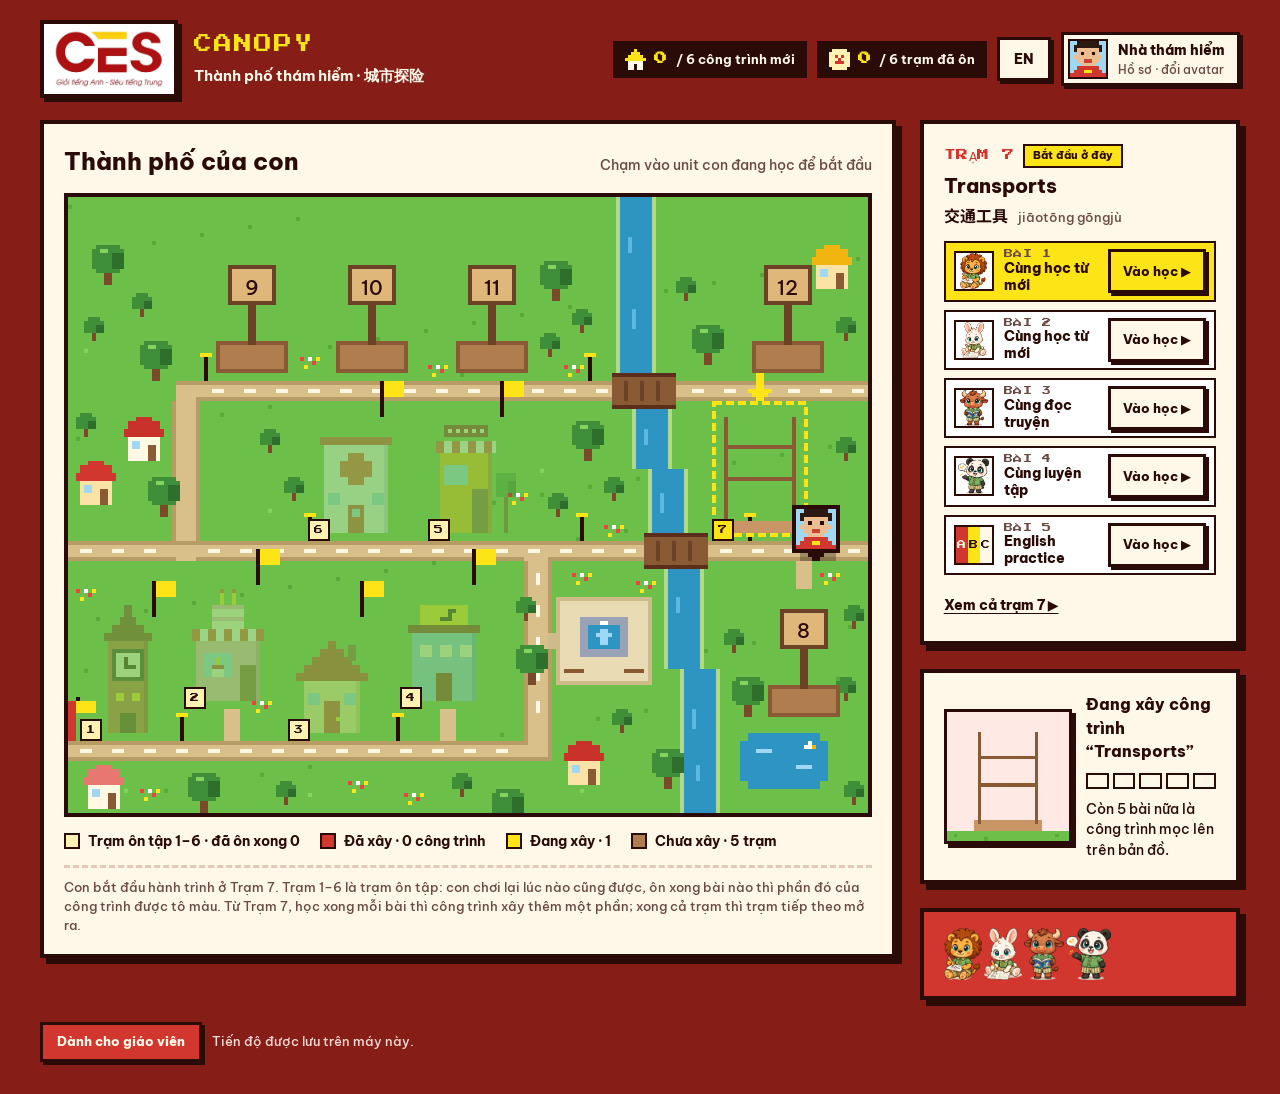
<file: index.html>
<!doctype html><html><head><meta charset=utf8><meta name=viewport content="width=device-width,initial-scale=1,viewport-fit=cover"><style>:root{color-scheme:light;box-sizing:border-box;padding-top:env(safe-area-inset-top,0px);padding-bottom:env(safe-area-inset-bottom,0px)}html{scroll-padding-top:env(safe-area-inset-top,0px)}body{margin:0;padding:0;font:14px -apple-system,BlinkMacSystemFont,sans-serif;background:#fff;color:#000}img{max-width:100%}[hidden]:not([hidden=until-found i]){display:none!important}
#lcv{position:fixed;inset:0;z-index:300;background:var(--bg,#fff);display:flex;flex-direction:column}
#lcv[hidden]{display:none}
#lcv .lcv-bar{display:flex;align-items:center;gap:10px;padding:8px max(12px,env(safe-area-inset-right,0px)) 8px max(12px,env(safe-area-inset-left,0px));border-bottom:3px solid var(--red,#D2372F);background:#fff}
#lcv .lcv-bar b{flex:1;min-width:0;font-size:15px;white-space:nowrap;overflow:hidden;text-overflow:ellipsis}
#lcv iframe{flex:1;width:100%;border:0;background:#fff}
</style></head><body>
<title>CES Canopy City</title>
<meta name="claude:viewport-fit-sides" content="cover">
<link rel="preconnect" href="https://fonts.googleapis.com">
<link rel="stylesheet" href="https://fonts.googleapis.com/css2?family=Be+Vietnam+Pro:wght@500;700;800&family=Press+Start+2P&family=Noto+Sans+SC:wght@500;700&display=swap">
<style>
/* CES · Canopy city map. Single deliberate look: brand-red ground, cream pixel panels, hard ink borders.
   Map (left) = the child's city; aside (right) = selected station. Station view = hero, lesson cards, stamps. */
:root{
  --bg:#861D17; --red:#D2372F; --red-l:#E8786F; --yel:#FDE417; --yel-d:#E9C800;
  --ink:#2B0B08; --cream:#FFF8E8; --paper:#ffffff; --mute:#6B4A44; --mute-2:#F6DAD5;
  --ok:#E5F4DC; --ok-d:#2E7D32; --rev:#FFF2B3;
  --f-px:'Press Start 2P',ui-monospace,monospace;
  --f-body:'Be Vietnam Pro',system-ui,-apple-system,'Segoe UI',sans-serif;
  --f-zh:'Noto Sans SC','PingFang SC','Microsoft YaHei',sans-serif;
  color-scheme:light;
}
*{box-sizing:border-box}
html,body{background:var(--bg)}
body{color:var(--ink);font-family:var(--f-body);font-size:16px;line-height:1.45;font-weight:500}
.wrap{max-width:1232px;margin:0 auto;padding-block:20px 32px;padding-left:max(16px,env(safe-area-inset-left,0px));padding-right:max(16px,env(safe-area-inset-right,0px));display:flex;flex-direction:column;gap:22px}
.zh{font-family:var(--f-zh);font-weight:700}
.px{font-family:var(--f-px);letter-spacing:.5px}
svg{image-rendering:pixelated}
a,button{font:inherit;color:inherit}
button{cursor:pointer}
a:focus-visible,button:focus-visible,input:focus-visible{outline:3px solid var(--yel);outline-offset:3px}
[hidden]{display:none!important}
.box{background:var(--cream);border:4px solid var(--ink);box-shadow:6px 6px 0 var(--ink)}
.btn{min-height:44px;display:inline-flex;align-items:center;justify-content:center;gap:8px;padding:0 14px;border:3px solid var(--ink);box-shadow:3px 3px 0 var(--ink);background:var(--cream);color:var(--ink);font-weight:800;font-size:14px;text-decoration:none}
.btn:active{transform:translate(3px,3px);box-shadow:none}
.btn.go{background:var(--yel)}
.btn.red{background:var(--red);color:var(--cream)}
.btn.rev{background:var(--rev)}

/* header */
header{display:flex;flex-wrap:wrap;align-items:center;justify-content:space-between;gap:16px}
.brand{display:flex;align-items:center;gap:16px;min-width:0}
.logo{flex:none;background:var(--paper);border:4px solid var(--ink);box-shadow:4px 4px 0 var(--ink);padding:6px 10px;line-height:0}
.logo img{height:58px;width:auto}
.sign{display:flex;flex-direction:column;gap:8px;min-width:0}
.sign .px{font-size:18px;color:var(--yel);letter-spacing:2px}
.sign b{font-size:15px;color:var(--cream)}
.stats{display:flex;flex-wrap:wrap;align-items:center;gap:10px}
.stat{display:flex;align-items:center;gap:8px;padding:8px 12px;background:var(--ink);color:var(--cream);font-weight:700;font-size:13px}
.stat .px{font-size:13px;color:var(--yel)}
.me{display:flex;align-items:center;gap:10px;padding:4px 12px 4px 4px;background:var(--cream);border:3px solid var(--ink);box-shadow:3px 3px 0 var(--ink);text-align:left;min-height:52px}
.me:hover{background:var(--paper)}
.me-av{width:40px;height:40px;flex:none;display:block;border:2px solid var(--ink)}
.me-av svg,.pf-big svg,.pf-av svg{display:block;width:100%;height:100%}
.me .who{display:flex;flex-direction:column;gap:1px;min-width:0}
.me .who b{font-size:14px;font-weight:800}
.me .who span{font-size:12px;color:var(--mute)}

/* map view */
main{display:flex;flex-wrap:wrap;gap:24px;align-items:flex-start}
.city{flex:999 1 560px;min-width:0;padding:20px;display:flex;flex-direction:column;gap:14px}
.city-h{display:flex;flex-wrap:wrap;justify-content:space-between;align-items:baseline;gap:6px 12px}
.city-h h1{margin:0;font-size:24px;font-weight:800;text-wrap:balance}
.city-h span{font-size:14px;color:var(--mute)}
.map{position:relative;border:4px solid var(--ink);line-height:0}
.map svg{display:block;width:100%;height:auto}
.lot{position:absolute;padding:0;border:0;background:transparent}
.lot:hover{background:rgba(253,228,23,.18)}
.lot-n{position:absolute;left:-4px;bottom:-4px;min-width:22px;height:22px;padding:0 4px;display:grid;place-items:center;background:var(--cream);border:2px solid var(--ink);font-family:var(--f-px);font-size:9px;line-height:1;color:var(--ink)}
.lot.is-rev .lot-n{background:var(--rev)}
.lot.is-built .lot-n{background:var(--red);color:var(--cream)}
.lot.is-cur .lot-n{background:var(--yel)}
.lot[aria-pressed="true"]{outline:3px solid var(--yel);outline-offset:-3px}
@media (max-width:640px){ .lot-n{min-width:15px;height:15px;font-size:7px;padding:0 2px;border-width:1px;left:-2px;bottom:-2px} }
.bubble{position:absolute;z-index:3;line-height:1.3;max-width:min(300px,86%);background:var(--cream);border:3px solid var(--ink);box-shadow:3px 3px 0 var(--ink);padding:8px 12px 8px 8px;display:flex;align-items:center;gap:10px}
.bubble .say{flex:none;width:44px;height:44px;display:grid;place-items:center;background:var(--yel);border:3px solid var(--ink);padding:0}
.bubble .t{display:flex;flex-direction:column;gap:2px;min-width:0}
.bubble small{font-size:12px;font-weight:700;color:var(--mute)}
.bubble b{font-size:15px;font-weight:800}
.bubble .zh{font-size:16px}
.legend{display:flex;flex-wrap:wrap;gap:10px 20px;font-size:14px;font-weight:700}
.legend div{display:flex;align-items:center;gap:8px}
.legend i{width:16px;height:16px;border:2px solid var(--ink);display:inline-block}
.howto{margin:0;font-size:13px;color:var(--mute);border-top:3px dashed #e3c9b8;padding-top:10px}

aside{flex:1 1 320px;min-width:0;display:flex;flex-direction:column;gap:24px}
.panel{padding:20px;display:flex;flex-direction:column;gap:14px}
.st-h{display:flex;flex-direction:column;gap:6px}
.st-h .tag{display:flex;flex-wrap:wrap;align-items:center;gap:8px}
.st-h .px{font-size:12px;color:var(--red)}
.chip{font-size:11px;font-weight:800;padding:2px 8px;border:2px solid var(--ink);background:var(--rev);color:var(--ink)}
.chip.new{background:var(--yel)}
.st-h h2{margin:0;font-size:20px;font-weight:800;line-height:1.2}
.st-h .sub{display:flex;flex-wrap:wrap;gap:2px 10px;align-items:baseline}
.st-h .sub .zh{font-size:16px}
.st-h .sub .py{font-size:13px;color:var(--mute)}
.st-h .bd{font-size:14px;color:var(--mute)}
.ls{list-style:none;margin:0;padding:0;display:flex;flex-direction:column;gap:8px}
.ls li{display:flex;align-items:center;gap:10px;padding:6px 8px;border:2px solid var(--ink);min-height:56px;background:var(--paper)}
.ch{width:40px;height:40px;flex:none;display:grid;place-items:end center;background:var(--paper);border:2px solid var(--ink);overflow:hidden}
.ch img{height:36px;width:auto;max-width:100%;object-fit:contain}
.abc{width:40px;height:40px;flex:none;display:grid;grid-template-columns:repeat(3,1fr);border:2px solid var(--ink);font-family:var(--f-px);font-size:9px;line-height:36px;text-align:center;color:var(--ink)}
.abc i{font-style:normal}.abc i:nth-child(1){background:var(--red);color:var(--cream)}.abc i:nth-child(2){background:var(--yel)}.abc i:nth-child(3){background:var(--cream)}
.ls .nm{flex:1;min-width:0;display:flex;flex-direction:column;line-height:1.2}
.ls .nm .px{font-size:9px;color:var(--mute)}
.ls .nm b{font-size:14px;font-weight:800}
.ls .note{font-size:12px;font-weight:600;text-align:right}
.ls .done{background:var(--ok)}
.ls .cur{background:var(--yel)}
.ls .lock{border-style:dashed;border-color:#8a6e68;color:var(--mute);background:transparent}
.ls .lock .ch,.ls .lock .abc{opacity:.45;filter:grayscale(1)}
.ls .btn{min-height:44px;padding:0 12px;font-size:13px}
.ls .ok{color:var(--ok-d);font-weight:800;font-size:13px;white-space:nowrap}
.lockbox,.revbox{display:flex;align-items:center;gap:10px;padding:10px;border:2px solid var(--ink);font-weight:700;font-size:14px}
.lockbox{background:var(--mute-2)}
.revbox{background:var(--rev)}
.more{font-size:14px;font-weight:800;color:var(--ink);background:none;border:0;padding:6px 0;text-align:left;text-decoration:underline;text-underline-offset:3px}
.bar{display:grid;gap:4px}
.bar span{height:16px;border:2px solid var(--ink);background:var(--cream)}
.bar span.on{background:var(--red)}
.build h2{margin:0;font-size:16px;font-weight:800}
.build p{margin:0;font-size:14px}
.crew{background:var(--red);color:var(--cream);display:flex;align-items:center;gap:14px;padding:16px 20px}
.crew .imgs{display:flex;align-items:flex-end;gap:2px;flex:none}
.crew .imgs img{height:52px;width:auto}
.crew p{margin:0;font-size:14px;font-weight:600}

/* station view */
.top{display:flex;flex-wrap:wrap;align-items:center;gap:10px 12px}
.top .logo{padding:4px 8px;border-width:3px;box-shadow:3px 3px 0 var(--ink)}
.top .logo img{height:40px}
.top .btn.map{background:var(--yel)}
.topnote{font-size:14px;font-weight:600;color:var(--mute-2)}
.station{display:flex;flex-direction:column;gap:24px}
.hero{padding:24px;display:flex;flex-wrap:wrap;align-items:center;justify-content:space-between;gap:20px 28px}
.hero-t{flex:1 1 320px;min-width:0;display:flex;flex-direction:column;gap:10px}
.hero .tag{display:flex;flex-wrap:wrap;align-items:center;gap:10px}
.hero .tram{font-size:14px;color:var(--red)}
.hero h1{margin:0;font-size:clamp(1.8rem,5vw,2.3rem);font-weight:800;line-height:1.1;text-wrap:balance}
.uzh{display:flex;flex-wrap:wrap;align-items:baseline;gap:4px 12px}
.uzh .zh{font-size:1.25rem}
.uzh .py{font-size:.95rem;color:var(--mute)}
.q{font-size:18px;font-weight:800}
.d{font-size:14px;color:var(--mute)}
.fig{margin:0;flex:0 1 300px;display:flex;flex-direction:column;align-items:center;gap:8px}
.fig svg{display:block;width:100%;max-width:300px;height:auto;border:3px solid var(--ink)}
.fig figcaption{font-size:12px;font-weight:700;color:var(--mute)}
.lsec h2{margin:0 0 14px;font-size:20px;font-weight:800;color:var(--cream)}
.cards{list-style:none;margin:0;padding:0;display:grid;grid-template-columns:repeat(auto-fit,minmax(min(170px,100%),1fr));gap:16px}
.card{border:4px solid var(--ink);box-shadow:4px 4px 0 var(--ink);padding:14px;display:flex;flex-direction:column;gap:8px;background:var(--cream);min-width:0}
.card-h{display:flex;align-items:center;gap:10px}
.card-h .ch,.card-h .abc{width:52px;height:52px;border-width:3px}
.card-h .ch img{height:46px}
.card-h .abc{line-height:46px;font-size:11px}
.card-h .px{font-size:12px}
.okb{margin-left:auto;font-size:12px;font-weight:800;color:var(--ok-d)}
.card-t{font-size:17px;font-weight:800;line-height:1.2}
.card-s{font-size:13px;color:var(--mute);line-height:1.3;min-height:2.6em}
.meter{height:10px;border:2px solid var(--ink);background:var(--paper)}
.meter span{display:block;height:100%;background:var(--red)}
.card-c{font-size:12px;font-weight:700;color:var(--mute)}
.card .btn{margin-top:auto}
.card.done{background:var(--ok)}
.card.cur{background:var(--yel)}
.card.cur .card-s,.card.cur .card-c{color:var(--ink)}
.card.lock{background:transparent;color:var(--mute-2);border-style:dashed;border-color:var(--mute-2);box-shadow:none}
.card.lock .card-t{color:var(--cream)}
.card.lock .card-s{color:var(--mute-2)}
.card.lock .ch,.card.lock .abc{opacity:.5;filter:grayscale(1)}
.card.lock .meter,.card.lock .card-c{display:none}
.locknote{margin-top:auto;display:flex;align-items:center;gap:6px;font-size:13px;font-weight:800;min-height:44px}
.row{display:flex;flex-wrap:wrap;gap:24px;align-items:stretch}
.pass,.bld{flex:1 1 320px;min-width:0;padding:20px;display:flex;flex-direction:column;gap:14px}
.pass h2,.bld h2{margin:0;font-size:20px;font-weight:800}
.bld p{margin:0;font-size:14px}
.cap{font-size:13px;color:var(--mute)}
.tems{display:flex;flex-wrap:wrap;gap:10px}
.tem{width:64px;height:64px;flex:none;display:flex;flex-direction:column;align-items:center;justify-content:center;gap:3px;padding:5px;border:3px dashed #b8a29c;background:transparent}
.tem svg{width:100%;flex:1;min-height:0;display:block;opacity:.22;filter:grayscale(1)}
.tem .px{font-size:7px;color:#9d8580}
.tem.on{border:3px solid var(--red);background:#FFF0EE;transform:rotate(var(--r));box-shadow:2px 2px 0 var(--ink)}
.tem.on svg{opacity:1;filter:none}
.tem.on .px{color:var(--bg)}

/* modal */
.modal{position:fixed;inset:0;z-index:50;background:rgba(43,11,8,.6);display:grid;place-items:center;padding:16px max(16px,env(safe-area-inset-right,0px)) 16px max(16px,env(safe-area-inset-left,0px));overflow-y:auto}
.modal-b{max-width:460px;width:100%;padding:24px;display:flex;flex-direction:column;align-items:center;text-align:center;gap:12px}
.modal-b h2{margin:0;font-size:22px;font-weight:800;text-wrap:balance}
.modal-b p{margin:0}
.modal-b .who{height:110px;width:auto}
.stampm{width:120px;height:120px;border:5px double var(--red);background:#FFF0EE;transform:rotate(-8deg);display:flex;flex-direction:column;align-items:center;justify-content:center;gap:4px;animation:stamp .5s ease-out}
.stampm svg{height:64px;width:auto}
.stampm .px{font-size:10px;color:var(--bg)}
@keyframes stamp{from{transform:rotate(-8deg) scale(1.8);opacity:0}to{transform:rotate(-8deg) scale(1);opacity:1}}
.mrow{display:flex;flex-wrap:wrap;justify-content:center;gap:10px}
.mnote{font-size:13px;color:var(--mute)}

/* profile */
.pf{max-width:760px;align-items:stretch;text-align:left}
.pf-h{display:flex;justify-content:space-between;align-items:center;gap:12px}
.pf-h h2{margin:0}
.pf h3{margin:6px 0 0;font-size:17px;font-weight:800}
.pf-me{display:flex;flex-wrap:wrap;align-items:center;gap:16px}
.pf-big{width:96px;height:96px;flex:none;border:4px solid var(--ink);box-shadow:4px 4px 0 var(--ink)}
.pf-name{display:flex;flex-direction:column;gap:6px;min-width:0;flex:1 1 240px}
.pf-name label{font-weight:800;font-size:14px}
.pf-rowi{display:flex;flex-wrap:wrap;gap:8px}
.pf-rowi input{min-height:44px;flex:1 1 160px;min-width:0;padding:0 10px;border:3px solid var(--ink);font:inherit;font-size:16px;background:var(--paper);color:var(--ink)}
.pf-avs{display:grid;grid-template-columns:repeat(auto-fill,minmax(84px,1fr));gap:10px}
.pf-av{display:flex;flex-direction:column;align-items:center;gap:6px;padding:8px 6px;border:3px solid var(--ink);background:var(--paper);font-size:12px;font-weight:700;line-height:1.2;text-align:center}
.pf-av .pic{width:56px;height:56px;display:block}
.pf-av[aria-checked="true"]{background:var(--yel);box-shadow:3px 3px 0 var(--ink)}
.pf-stats{display:grid;grid-template-columns:repeat(auto-fit,minmax(140px,1fr));gap:10px}
.pf-stat{border:3px solid var(--ink);background:var(--paper);padding:10px 12px;display:flex;flex-direction:column;gap:4px}
.pf-stat b{font-family:var(--f-px);font-size:15px;color:var(--bg)}
.pf-stat span{font-size:13px;font-weight:600;color:var(--mute)}
.pf-units{list-style:none;margin:0;padding:0;display:flex;flex-direction:column;gap:6px}
.pf-units button{width:100%;display:grid;grid-template-columns:72px minmax(0,1fr) minmax(90px,1.2fr) auto;align-items:center;gap:10px;padding:8px 10px;border:2px solid var(--ink);background:var(--paper);text-align:left;min-height:48px}
.pf-units .px{font-size:9px;color:var(--red)}
.pf-units .t{font-weight:800;font-size:14px;overflow:hidden;text-overflow:ellipsis;white-space:nowrap}
.pf-units .bar span{height:12px}
.pf-units .st{font-size:12px;font-weight:700;color:var(--mute);white-space:nowrap}
.pf-units .done .st{color:var(--ok-d)}
@media (max-width:560px){ .pf-units button{grid-template-columns:60px minmax(0,1fr) auto} .pf-units .bar{grid-column:1/-1;order:3} }

.ls .miss,.card-miss{font-size:12px;font-weight:800;color:var(--red)}
.acl{list-style:none;margin:0;padding:0;display:flex;flex-wrap:wrap;justify-content:center;gap:6px}
.acl li{display:inline-flex;align-items:center;gap:6px;padding:5px 9px;border:2px solid var(--ink);background:var(--paper);font-size:13px;font-weight:700}
.acl li.ok{background:var(--ok);color:var(--ok-d)}
.flag{width:22px;height:auto;border:1px solid var(--ink);flex:none}
.modal-b.wide{max-width:980px}
.grpres{display:flex;flex-direction:column;align-items:center;gap:8px;margin-top:14px;padding:16px;border:4px solid var(--ink);background:var(--yel);text-align:center}
.grpres b{font-size:20px}.grpres p{margin:0;font-weight:700}
/* footer + demo strip */
footer{display:flex;flex-wrap:wrap;align-items:center;gap:10px;color:var(--mute-2);font-size:13px}
footer .btn{min-height:40px;font-size:13px}
.demo{display:flex;flex-wrap:wrap;align-items:center;gap:8px 10px;padding:10px 12px;border:3px dashed var(--yel);color:var(--cream);font-size:13px;font-weight:700}
.demo .px{font-size:10px;color:var(--yel)}
.demo button{min-height:40px;padding:0 12px;border:2px solid var(--ink);background:var(--cream);color:var(--ink);font-size:13px;font-weight:800}
.demo button[aria-pressed="true"]{background:var(--yel);box-shadow:2px 2px 0 var(--ink)}
.teach{padding:14px;display:flex;flex-wrap:wrap;align-items:center;gap:10px;font-size:14px;font-weight:700}
.teach input{min-height:44px;width:120px;padding:0 10px;border:3px solid var(--ink);font:inherit;font-size:16px;background:var(--paper);color:var(--ink)}
.tbanner{background:var(--yel);border:3px solid var(--ink);padding:8px 12px;font-weight:800;font-size:14px;display:flex;flex-wrap:wrap;gap:8px 14px;align-items:center}
@keyframes blink{to{visibility:hidden}}
.blink{animation:blink 1s steps(2,start) infinite}
@keyframes bob{50%{transform:translateY(-1px)}}
.bob{animation:bob 1s steps(2) infinite}
#station{scroll-margin-top:12px}.panel.flash{animation:stFlash 1.4s steps(7)}@keyframes stFlash{0%,40%,80%{box-shadow:0 0 0 6px var(--lemon,var(--yel,#ffd400)),0 0 0 9px var(--ink,#0e1526)}20%,60%,100%{box-shadow:none}}
.bwrap{display:flex;gap:14px;align-items:center}.bfig{flex:none;width:128px;border:3px solid var(--ink);background:#fff;box-shadow:4px 4px 0 var(--ink)}.bfig svg{display:block;width:100%;height:auto}.btxt{flex:1;min-width:0;display:flex;flex-direction:column;gap:10px}@media (max-width:420px){.bwrap{flex-direction:column;align-items:stretch}.bfig{width:150px;align-self:center}}
.pf-av .pt{display:block;margin-top:3px;font-size:10px;font-weight:600;color:var(--mute,#666)}.pf-char{display:block;margin-bottom:6px;font-size:13px}.pf-char b{font-weight:800}
@media (prefers-reduced-motion:reduce){.panel.flash{animation:none}.blink,.bob,.stampm{animation:none}}
@media (max-width:640px){ .logo img{height:44px} .sign .px{font-size:14px} .city,.panel,.hero,.pass,.bld{padding:16px} }
</style>

<div class="wrap">
  <header>
    <div class="brand">
      <span class="logo"><img src="[data-uri]" alt="CES · Giỏi tiếng Anh, siêu tiếng Trung"></span>
      <div class="sign"><span class="px">CANOPY</span><b>Thành phố thám hiểm · 城市探险</b></div>
    </div>
    <div class="stats">
      <div class="stat" title="Công trình mới đã xây (trạm 7–12)"><svg viewBox="0 0 7 7" width="21" height="21" shape-rendering="crispEdges" aria-hidden="true"><path fill="#FDE417" d="M3 0h1v1h-1z M2 1h3v1h-3z M1 2h5v1h-5z M0 3h7v1h-7z"/><path fill="#FFF8E8" d="M1 4h5v3h-5z"/><path fill="#2B0B08" d="M3 5h1v2h-1z"/></svg><span class="px" id="nBuilt">0</span><span>/ 6 công trình mới</span></div>
      <div class="stat" title="Trạm ôn tập đã tô màu xong (trạm 1–6)"><svg viewBox="0 0 7 7" width="21" height="21" shape-rendering="crispEdges" aria-hidden="true"><path fill="#FFF2B3" d="M1 0h5v1h-5z M0 1h7v5h-7z M1 6h5v1h-5z"/><path fill="#D2372F" d="M2 2h1v1h-1z M3 3h1v1h-1z M4 2h1v1h-1z M2 4h3v1h-3z"/></svg><span class="px" id="nRev">0</span><span>/ 6 trạm đã ôn</span></div>
      <button type="button" class="btn" id="langBtn" style="min-width:48px;min-height:44px;font-weight:800" aria-pressed="false">EN</button>
      <button type="button" class="me" id="meBtn" aria-haspopup="dialog">
        <span class="me-av" id="meAv"></span>
        <span class="who"><b id="meName">Nhà thám hiểm</b><span>Hồ sơ · đổi avatar</span></span>
      </button>
    </div>
  </header>
  <div class="tbanner" id="tBanner" hidden>Chế độ giáo viên: mọi trạm và mọi bài đều mở để xem thử.<button type="button" class="btn" id="tOff">Tắt chế độ giáo viên</button></div>

  <main id="mapView">
    <section class="box city" aria-labelledby="cityTitle">
      <div class="city-h"><h1 id="cityTitle">Thành phố của con</h1><span>Chạm vào unit con đang học để bắt đầu</span></div>
      <div class="map" id="map"></div>
      <div class="legend" id="legend"></div>
      <p class="howto">Con bắt đầu hành trình ở Trạm 7. Trạm 1–6 là trạm ôn tập: con chơi lại lúc nào cũng được, ôn xong bài nào thì phần đó của công trình được tô màu. Từ Trạm 7, học xong mỗi bài thì công trình xây thêm một phần; xong cả trạm thì trạm tiếp theo mở ra.</p>
    </section>
    <aside>
      <section class="box panel" id="station" aria-live="polite"></section>
      <section class="box panel build" id="build"></section>
      <section class="box crew" aria-label="Bạn đồng hành">
        <div class="imgs" aria-hidden="true" id="crewImgs"></div>
              </section>
    </aside>
  </main>

  <div id="stView" hidden></div>

  <footer>
    <button type="button" class="btn red" id="tBtn">Dành cho giáo viên</button>
    <span>Tiến độ được lưu trên máy này.</span>
  </footer>
  <div class="box teach" id="tBox" hidden>
    <label for="tPin">Mã giáo viên</label><input id="tPin" inputmode="numeric" maxlength="6" autocomplete="off">
    <button type="button" class="btn go" id="tGo">Mở mọi trạm</button>
    <button type="button" class="btn" id="tReset">Xoá tiến độ</button>
    <span id="tMsg" role="status"></span>
  </div>
</div>

<div id="lcv" hidden role="dialog" aria-modal="true" aria-label="Bài học"><div class="lcv-bar"><button type="button" class="btn" id="lcvX">◀ Về trạm</button><b id="lcvT"></b></div><iframe id="lcvF" title="Bài học" allow="autoplay; camera; microphone; fullscreen"></iframe></div>
<script src="lc/i18n-en.js"></script>
<div class="modal" id="modal" hidden role="dialog" aria-modal="true" aria-labelledby="mT"><div class="box modal-b" id="modalB"></div></div>

<script>
/* Xếp nhóm (grp) — drag words onto the group whose character / character part they share. 8-bit look.
   Words are built from the red pictograph flashcards (thẻ chữ tượng hình) used in "Luyện chữ Hán".
   One engine, five pixel-art boards: windows (U3), carts (U5), bookcase (U6), pens (U9), hoops (U10).
   Used by the Lingo Cub station pages (replaces "Nhìn hình chọn pinyin" in Lesson 2) and by the CES demo. */
(function(){
'use strict';

/* word: [zh, pinyin, group key, char that carries the part (part groups only), extra note] */
var CFG = {
  '3-2': { theme:'windows', name:'Xếp nhóm: 早 · 午 · 晚', win:'Cả ngày đã vào đúng ô cửa!', cheer:'Con nhìn ra 早, 午, 晚 rất giỏi!',
    intro:'Mỗi ô cửa sổ có một chữ. Kéo thẻ thả vào ô cửa sổ có chữ giống nhau nhé!',
    bins:[ {k:'早',sub:'buổi sáng',ic:'dawn'}, {k:'午',sub:'buổi trưa',ic:'sun'}, {k:'晚',sub:'buổi tối',ic:'moon'} ],
    words:[ ['早上','zǎoshang','早'],['吃早饭','chī zǎofàn','早'],['中午','zhōngwǔ','午'],['吃午饭','chī wǔfàn','午'],['晚上','wǎnshang','晚'],['吃晚饭','chī wǎnfàn','晚'] ] },
  '5-2': { theme:'carts', name:'Xếp nhóm: 园 · 店 · 家 · 学', win:'Xe đẩy nào cũng đầy rồi!', cheer:'Con nhận ra 园, 店, 家, 学 rất nhanh!',
    intro:'Mỗi xe đẩy có một chữ. Kéo thẻ thả vào xe đẩy có chữ giống nhau nhé!',
    bins:[ {k:'园',sub:'có cây, có thú',ic:'park'}, {k:'店',sub:'bán hàng, nấu ăn',ic:'shop'}, {k:'家',sub:'nhà',ic:'house'}, {k:'学',sub:'học',ic:'book'} ],
    words:[ ['公园','gōngyuán','园'],['动物园','dòngwùyuán','园'],['商店','shāngdiàn','店'],['饭店','fàndiàn','店'],
            ['家','jiā','家'],['回家','huíjiā','家'],['学校','xuéxiào','学'],['去上学','qù shàngxué','学'] ] },
  '6-2': { theme:'shelf', name:'Xếp nhóm: 师 · 医 · 学', win:'Tủ sách gọn gàng rồi!', cheer:'Con nhớ 师, 医, 学 rất giỏi!',
    intro:'Mỗi tủ sách có một chữ. Kéo cuốn sách thả vào tủ có chữ giống nhau nhé!',
    bins:[ {k:'师',sub:'người làm nghề giỏi',ic:'board'}, {k:'医',sub:'chữa bệnh',ic:'cross'}, {k:'学',sub:'học',ic:'book'} ],
    words:[ ['老师','lǎoshī','师'],['厨师','chúshī','师'],['医生','yīshēng','医'],['牙医','yáyī','医'],['学生','xuésheng','学'],['学校','xuéxiào','学'],['去上学','qù shàngxué','学'] ] },
  '8-1': { theme:'pens', name:'Xếp nhóm: 犭 · 老', win:'Các bạn đã về đúng chuồng!', cheer:'Con nhìn ra 犭 và 老 rất giỏi!',
    intro:'Mỗi chuồng có một chữ hoặc một phần chữ. Kéo thẻ thả vào chuồng đúng nhé! 狗, 猫, 老鼠 là từ con đã học ở Little Seed.',
    bins:[ {k:'犭',sub:'thú có lông',where:'bên trái',ic:'paw'}, {k:'老',sub:'đọc là lǎo',ic:'old'} ],
    words:[ ['猴子','hóuzi','犭','猴'],['狗','gǒu','犭','狗'],['猫','māo','犭','猫'],['老虎','lǎohǔ','老'],['老鼠','lǎoshǔ','老'] ] },
  '9-2': { theme:'pens', name:'Xếp nhóm: 犭 · 鸟 · 氵 · 月 · 老', win:'Các bạn đã về đúng chuồng!', cheer:'Con nhìn ra 犭, 鸟, 氵, 月 và 老 rất giỏi!',
    intro:'Mỗi chuồng có một chữ hoặc một phần chữ. Kéo thẻ thả vào chuồng đúng nhé! Có cả từ của các unit trước và Little Seed để ôn lại.',
    bins:[ {k:'犭',sub:'thú có lông',where:'bên trái',ic:'paw'}, {k:'鸟',sub:'loài có cánh',where:'bên phải',mixed:1,ic:'bird'}, {k:'氵',sub:'có nước',where:'bên trái',mixed:1,ic:'drop'}, {k:'月',sub:'bộ phận cơ thể',where:'bên trái',ic:'leg'}, {k:'老',sub:'đọc là lǎo',ic:'old'} ],
    words:[ ['猪','zhū','犭','猪'],['猴子','hóuzi','犭','猴'],['狗','gǒu','犭','狗'],['猫','māo','犭','猫'],
            ['鸡','jī','鸟','鸡'],['鸭子','yāzi','鸟','鸭'],['鸟','niǎo','鸟'],
            ['漂亮','piàoliang','氵','漂'],['游泳','yóuyǒng','氵','游'],['水','shuǐ','氵'],
            ['胖','pàng','月','胖'],['腿','tuǐ','月','腿'],['脚','jiǎo','月','脚'],
            ['老','lǎo','老'],['老师','lǎoshī','老'],['老鼠','lǎoshǔ','老'],['老虎','lǎohǔ','老'] ] },
  '10-2': { theme:'hoops', name:'Xếp nhóm: 艹 · 氵 · 天', win:'Bóng nào cũng vào rổ!', cheer:'Con nhìn ra 艹, 氵 và 天 rất giỏi!',
    intro:'Mỗi rổ có một chữ hoặc một phần chữ. Kéo quả bóng thả vào rổ đúng nhé!',
    bins:[ {k:'艹',sub:'cây cỏ',where:'trên đầu',ic:'grass'}, {k:'氵',sub:'có nước',where:'bên trái',ic:'drop'}, {k:'天',sub:'trời, ngày',ic:'sky'} ],
    words:[ ['花','huā','艹','花'],['草','cǎo','艹','草'],['河','hé','氵','河'],['洗脸','xǐliǎn','氵','洗',' Rửa mặt cần nước!'],['漂亮','piàoliang','氵','漂'],
            ['天空','tiānkōng','天'],['今天','jīntiān','天'],['明天','míngtiān','天'] ] }
};
/* folder that holds each character's red flashcard (img/<code>_red.webp); 园 has no flashcard and is drawn as a red character */
var CARDDIR={"早":"u1to4","上":"u1to4","吃":"u1to4","饭":"u1to4","中":"u1to4","午":"u1to4","晚":"u1to4","公":"u5","动":"u5","物":"u5","商":"u5","店":"u5","家":"u5","回":"u5","学":"u5","校":"u5","去":"u5","老":"u6","师":"u6","厨":"u6","医":"u6","生":"u6","牙":"u6","猪":"u9","猴":"u8","子":"u9","鸡":"u9","鸭":"u9","虎":"u8","花":"u10","草":"u10","河":"u10","洗":"u1to4","脸":"u1to4","漂":"u9","猫":"u8","狗":"u8","鼠":"u8","鸟":"u9","水":"u9","脚":"u9","腿":"u8","长":"u8","玩":"u1to4","游":"u1to4","戏":"u1to4","火":"u7","车":"u7","虎":"u8","可":"u9","爱":"u9","年":"u9","轻":"u9","丑":"u9","牛":"u9","羊":"u9","马":"u9","胖":"u9","瘦":"u9","亮":"u10","天":"u10","空":"u10","今":"u1to4","明":"u1to4"};
var EXP={"狗":["gǒu","con chó","Có 犭 (bộ thú) bên trái."],"猫":["māo","con mèo","Có 犭 (bộ thú) bên trái."],"鸟":["niǎo","con chim","Hình chú chim có mỏ, cánh và đuôi. Khi đứng bên phải chữ khác, 鸟 chỉ loài chim."],"水":["shuǐ","nước","Hình dòng nước chảy. Khi đứng bên trái chữ khác, 水 rút gọn thành 氵."],"脚":["jiǎo","bàn chân","Có 月 (bộ phận cơ thể) bên trái."],"鼠":["shǔ","con chuột","Hình chú chuột có răng cửa và đuôi dài."],"腿":["tuǐ","cái chân","Có 月 (bộ phận cơ thể) bên trái."],"长":["cháng","dài","Hình người tóc dài bay trong gió."],"泳":["yǒng","bơi","Có 氵 (nước) bên trái: bơi lội trong nước."],"玩":["wán","chơi","Có 王 (vua) bên trái: chơi đùa."],"游":["yóu","bơi, đi chơi","Có 氵 (nước) bên trái: bơi lội trong nước."],"戏":["xì","trò chơi, kịch","游戏: trò chơi."],"虎":["hǔ","con hổ","Hình đầu hổ với những vằn trên người."],"火":["huǒ","lửa","Hình ngọn lửa đang cháy."],"车":["chē","xe","Hình chiếc xe nhìn từ trên xuống: hai bánh và thân xe."],"自":["zì","tự mình","Hình cái mũi: ngày xưa người ta chỉ vào mũi khi nói về mình."],"行":["xíng","đi","Hình ngã tư đường: nơi để đi."],"可":["kě","đáng, có thể","可爱: đáng để yêu."],"爱":["ài","yêu","Có trái tim 心 ở giữa: yêu thương."],"年":["nián","năm","Một năm có 12 tháng; 年轻 là còn ít tuổi."],"轻":["qīng","nhẹ","Có 车 (xe) bên trái; nhẹ nhàng như lông chim."],"丑":["chǒu","xấu","Trái nghĩa với 漂亮."],"牛":["niú","con bò","Hình đầu bò có hai chiếc sừng."],"羊":["yáng","con cừu","Hình đầu cừu có hai chiếc sừng cong."],"马":["mǎ","con ngựa","Hình con ngựa có bờm và bốn chân."],"早": ["zǎo", "sáng sớm", "日 (mặt trời) mọc trên đường chân trời."], "上": ["shàng", "trên; lên", "Nét ngắn nằm trên nét ngang: ở phía trên."], "吃": ["chī", "ăn", "Có 口 (miệng) bên trái: ăn bằng miệng."], "饭": ["fàn", "cơm, bữa ăn", "Có 饣 (bộ đồ ăn) bên trái."], "中": ["zhōng", "giữa", "Nét dọc xuyên giữa ô 口: ở chính giữa."], "午": ["wǔ", "buổi trưa", "Giữa ngày, mặt trời lên cao nhất."], "晚": ["wǎn", "buổi tối", "Có 日 (mặt trời) bên trái: nói về thời gian trong ngày."], "公": ["gōng", "chung, công cộng", "公园 là khu vườn chung cho mọi người."], "园": ["yuán", "vườn", "Hàng rào 囗 bao quanh: một khu vườn."], "动": ["dòng", "động, cử động", "Có 力 (sức lực): có sức thì cử động."], "物": ["wù", "vật, con vật", "Có 牜 (bộ bò) bên trái: con vật."], "商": ["shāng", "buôn bán", "商店 là nơi buôn bán hàng hóa."], "店": ["diàn", "cửa hàng", "Có 广 (mái che) bên ngoài: một cửa hàng có mái."], "家": ["jiā", "nhà, gia đình", "宀 (mái nhà) che 豕 (con lợn): ngày xưa nhà nào cũng nuôi lợn."], "回": ["huí", "trở về", "Hình vòng xoáy quay vào trong, rồi quay về."], "学": ["xué", "học", "Có 子 (đứa trẻ) ở dưới: trẻ em đi học."], "校": ["xiào", "trường", "Có 木 (cây) bên trái."], "去": ["qù", "đi", "去 là đi tới một nơi nào đó."], "老": ["lǎo", "già", "Hình ông cụ lưng còng chống gậy."], "师": ["shī", "thầy, người giỏi nghề", "老师 là thầy cô; 厨师 là đầu bếp."], "厨": ["chú", "nhà bếp", "厨师 là người nấu ăn trong bếp."], "医": ["yī", "chữa bệnh", "医生 và 牙医 đều là người chữa bệnh."], "生": ["shēng", "sinh ra; sống", "Hình mầm cây nhú lên khỏi mặt đất."], "牙": ["yá", "răng", "Hình hai chiếc răng cắn vào nhau."], "猪": ["zhū", "con lợn", "Có 犭 (bộ thú) bên trái."], "猴": ["hóu", "con khỉ", "Có 犭 (bộ thú) bên trái."], "子": ["zi", "con; hậu tố", "Hình em bé dang tay; hay đứng cuối từ như 猴子, 鸭子."], "鸡": ["jī", "con gà", "Có 鸟 (chim) bên phải."], "鸭": ["yā", "con vịt", "Có 鸟 (chim) bên phải."], "花": ["huā", "hoa", "Có 艹 (cây cỏ) trên đầu."], "草": ["cǎo", "cỏ", "Có 艹 (cây cỏ) trên đầu."], "河": ["hé", "sông", "Có 氵 (nước) bên trái."], "洗": ["xǐ", "rửa", "Có 氵 (nước) bên trái: rửa cần nước."], "脸": ["liǎn", "khuôn mặt", "Có 月 (bộ phận cơ thể) bên trái."], "漂": ["piào", "nổi nhẹ trên nước", "Có 氵 (nước) bên trái: vật nhẹ thì nổi trên nước."], "亮": ["liàng", "sáng", "Sáng lấp lánh; ghép với 漂 thành 漂亮."], "天": ["tiān", "trời; ngày", "大 (người dang tay) có nét ngang trên đầu: bầu trời trên đầu người."], "空": ["kōng", "trống; bầu trời", "Có 穴 (cái hang) ở trên: trống rỗng."], "今": ["jīn", "nay, hôm nay", "今天 là hôm nay."], "明": ["míng", "sáng; ngày mai", "日 (mặt trời) và 月 (mặt trăng) cùng chiếu: sáng."], "胖": ["pàng", "béo", "Có 月 (cơ thể, thịt) bên trái: người đầy đặn."], "瘦": ["shòu", "gầy", "Có 疒 (bộ bệnh) bên ngoài: người gầy yếu."], "很": ["hěn", "rất", "Đứng trước từ chỉ tính chất: 很胖 = rất béo."], "不": ["bù", "không", "Đứng trước từ để nói “không”: 不胖 = không béo."]};
var WX={"老鼠":["con chuột","老 hay đứng trước tên con vật để gọi thân mật; 鼠 là chuột. Giống 老虎 là con hổ."],"游泳":["bơi lội","游 và 泳 đều có 氵 (nước) bên trái, vì bơi lội thì phải ở trong nước."],"长腿":["chân dài","长 là dài, 腿 là cái chân (có 月 chỉ bộ phận cơ thể): chân dài."],"玩游戏":["chơi game","玩 là chơi, 游戏 là trò chơi: chơi trò chơi. Chữ 游 có 氵 (nước) bên trái, vì ngày xưa 游 là bơi lội."],"火车":["tàu hỏa","火 là lửa, 车 là xe. Mẹo nhớ: tàu hỏa ngày xưa chạy bằng lửa đốt than → xe lửa."],"自行车":["xe đạp","自 là tự mình, 行 là đi, 车 là xe: xe tự mình đi bằng sức chân → xe đạp."],"猴子":["con khỉ","猴 là khỉ (có 犭 bộ thú bên trái); 子 đọc nhẹ “zi”, hay đứng cuối từ."],"老虎":["con hổ","老 + 虎: người ta hay thêm 老 trước tên con vật để gọi thân mật, như “ông hổ”."],"可爱":["dễ thương","可 là đáng, 爱 là yêu: đáng để yêu → dễ thương."],"年轻":["trẻ","年 là năm, 轻 là nhẹ. Mẹo nhớ: ít năm tuổi, nhẹ nhàng như lông chim → trẻ."],"鸭子":["con vịt","鸭 là vịt; 子 đọc nhẹ “zi”, hay đứng cuối từ như 猴子."],"早上": ["buổi sáng", "Mặt trời 早 vừa nhô lên và đang ở trên cao 上 → đó là buổi sáng."], "吃早饭": ["ăn bữa sáng", "ăn 吃 + sáng 早 + cơm 饭: ăn cơm vào buổi sáng = ăn sáng."], "中午": ["buổi trưa", "中 là giữa, 午 là trưa: lúc mặt trời ở giữa bầu trời → buổi trưa."], "吃午饭": ["ăn bữa trưa", "ăn 吃 + trưa 午 + cơm 饭: ăn cơm vào buổi trưa = ăn trưa."], "晚上": ["buổi tối", "Chữ 晚 có 日 (mặt trời) bên trái: mặt trời đã đi ngủ, trời tối → buổi tối."], "吃晚饭": ["ăn bữa tối", "ăn 吃 + tối 晚 + cơm 饭: ăn cơm vào buổi tối = ăn tối."], "公园": ["công viên", "公 là chung, 园 là vườn: khu vườn chung của mọi người = công viên."], "动物园": ["vườn thú", "Vườn 园 có nhiều con vật 物 hay cử động 动 → vườn thú."], "商店": ["cửa hàng", "商 là buôn bán, 店 là cửa hàng: nơi người ta bán hàng."], "饭店": ["nhà hàng", "Cửa hàng 店 bán cơm 饭 → nhà hàng."], "回家": ["về nhà", "回 là quay về, 家 là nhà: quay về nhà."], "学校": ["trường học", "学 là học, 校 là trường: nơi các bạn đến để học → trường học."], "去上学": ["đi học", "去 là đi, 上学 là lên lớp học: đi lên lớp học = đi học."], "老师": ["thầy cô giáo", "老 là người lớn, nhiều kinh nghiệm; 师 là thầy: người thầy giàu kinh nghiệm → thầy cô giáo."], "厨师": ["đầu bếp", "厨 là bếp, 师 là người giỏi nghề: người giỏi việc bếp núc → đầu bếp."], "医生": ["bác sĩ", "医 là chữa bệnh, 生 ở đây là người: người chữa bệnh → bác sĩ."], "牙医": ["nha sĩ", "牙 là răng, 医 là chữa bệnh: người chữa răng → nha sĩ."], "学生": ["học sinh", "学 là học, 生 ở đây là người: người đi học → học sinh."], "很胖": ["rất béo", "很 là rất + 胖 là béo → rất béo."], "不胖": ["không béo", "不 là không + 胖 là béo → không béo."], "很瘦": ["rất gầy", "很 là rất + 瘦 là gầy → rất gầy."], "不瘦": ["không gầy", "不 là không + 瘦 là gầy → không gầy."], "很老": ["rất già", "很 là rất + 老 là già → rất già."], "不老": ["không già", "不 là không + 老 là già → không già."], "洗脸": ["rửa mặt", "洗 là rửa (có 氵 nước), 脸 là khuôn mặt (có 月 chỉ cơ thể): dùng nước rửa mặt."], "漂亮": ["xinh đẹp", "漂 là nổi nhẹ trên nước (氵), 亮 là sáng. Mẹo nhớ: hình dung chiếc lá nhẹ nhàng nổi trên mặt nước, sáng lấp lánh (亮). Thật xinh đẹp!"], "天空": ["bầu trời", "天 là trời, 空 là khoảng trống rộng: khoảng trống rộng lớn trên đầu → bầu trời."], "今天": ["hôm nay", "今 là nay, 天 là ngày: ngày nay → hôm nay."], "明天": ["ngày mai", "明 là sáng, 天 là ngày: ngày sáng sắp tới → ngày mai."]};
var CI={"狗":"dog","猫":"cat","鼠":"mouse","鸟":"bird","水":"drop","脚":"leg","腿":"leg","长":"right","泳":"river","玩":"ball","游":"river","戏":"game","虎":"tiger","火":"fire","车":"car","自":"face","行":"right","可":"thumb","爱":"heart","年":"cal","轻":"feather","丑":"ugly","牛":"cow","羊":"sheep","马":"horse","早": "dawn", "上": "up", "吃": "eat", "饭": "rice", "中": "mid", "午": "sun", "晚": "moon", "公": "people", "园": "park", "动": "run", "物": "paw", "商": "coins", "店": "shop", "家": "house", "回": "back", "学": "book", "校": "school", "去": "right", "老": "old", "师": "board", "厨": "pot", "医": "cross", "生": "sprout", "牙": "tooth", "猪": "pig", "猴": "monkey", "子": "child", "鸡": "chick", "鸭": "duck", "花": "flower", "草": "grass", "河": "river", "洗": "drop", "脸": "face", "漂": "leaf", "亮": "sparkle", "天": "sky", "空": "cloud", "今": "clock", "明": "sunmoon", "胖": "fat", "瘦": "thin", "很": "very", "不": "no"},WI={"老鼠":"mouse","游泳":"river","长腿":"leg","玩游戏":"game","火车":"fire","自行车":"car","老虎":"tiger","猴子":"monkey","鸭子":"duck","年轻":"feather","可爱":"heart","早上": "dawn", "吃早饭": "rice", "吃午饭": "rice", "吃晚饭": "rice", "中午": "sun", "晚上": "moon", "公园": "park", "动物园": "paw", "饭店": "shop", "学校": "school", "去上学": "school", "老师": "board", "厨师": "pot", "医生": "cross", "牙医": "tooth", "学生": "book", "洗脸": "face", "漂亮": "sparkle", "天空": "cloud", "今天": "clock", "明天": "sunmoon"};
var NOCARD=['园','很','不','自','行','泳'];

var THEME = {
  windows:{ verb:'ô cửa sổ', thing:'thẻ',       W:48, H:34, land:'pop' },
  carts:  { verb:'xe đẩy',   thing:'thẻ',       W:48, H:36, land:'drop' },
  shelf:  { verb:'tủ sách',  thing:'cuốn sách', W:40, H:40, land:'slide' },
  pens:   { verb:'chuồng',   thing:'thẻ',   W:48, H:32, land:'hop' },
  hoops:  { verb:'rổ',       thing:'quả bóng',  W:48, H:44, land:'drop' }
};

/* ---------- 8-bit icons (12×12 pixel maps) ---------- */
var PAL={k:'#0e1526',r:'#c8322b',y:'#ffcd3c',o:'#ff8a3c',w:'#ffffff',b:'#2e95c2',l:'#8fd3ff',g:'#3f8f3a',G:'#6cc04a',n:'#8a5a34',p:'#ffc58f',d:'#1f2a44',c:'#fff3b0',x:'#c9ced8',m:'#ff9fbf'};
var ICON={
  dawn:['............','............','....yyyy....','..yyyyyyyy..','.yyyyyyyyyy.','.yyyyyyyyyy.','oooooooooooo','pppppppppppp','oooooooooooo','pppppppppppp','oooooooooooo','pppppppppppp'],
  sun:['.....yy.....','.y...yy...y.','..y......y..','....yyyy....','...yyyyyy...','yy.yyyyyy.yy','yy.yyyyyy.yy','...yyyyyy...','....yyyy....','..y......y..','.y...yy...y.','.....yy.....'],
  moon:['dddddddddddd','dwdddddddcdd','ddddccccdddd','dddcccdddddd','ddcccddddddd','ddcccddddwdd','ddcccddddddd','ddcccddddddd','dddcccdddddd','ddddccccdddd','dwdddddddddd','dddddddddddd'],
  park:['rrrrrrrrrrrr','rrrrrrrrrrrr','nn........nn','nn...GG...nn','nn..GGGG..nn','nn.GGGGGG.nn','nn.GGgGGG.nn','nn..GGGG..nn','nn...nn...nn','nn...nn...nn','nn...nn...nn','nn...nn...nn'],
  shop:['rrwwrrwwrrww','rrwwrrwwrrww','.rr..rr..rr.','oooooooooooo','oooooooooooo','ollllooonnoo','ollllooonnoo','ollllooonnoo','oooooooonnoo','oooooooonnoo','oooooooonnoo','oooooooonnoo'],
  house:['.....rr.....','....rrrr....','...rrrrrr...','..rrrrrrrr..','.rrrrrrrrrr.','rrrrrrrrrrrr','.oooooooooo.','.olloooonno.','.olloooonno.','.oooooooonno','.oooooooonno','.oooooooonno'],
  book:['............','.bbbbb.bbbbb','.bwwww.wwwwb','.bwkkw.wkkwb','.bwwww.wwwwb','.bwkkw.wkkwb','.bwwww.wwwwb','.bwkkw.wkkwb','.bwwww.wwwwb','.bbbbbbbbbbb','......b.....','............'],
  board:['nnnnnnnnnnnn','nggggggggggn','ngwwwwgggggn','nggggggggggn','ngwwwwwwwggn','nggggggggggn','ngwwwggggggn','nggggggggggn','nnnnnnnnnnnn','...n....n...','..n......n..','.n........n.'],
  cross:['kkkkkkkkkkkk','kwwwwwwwwwwk','kwwwwrrwwwwk','kwwwwrrwwwwk','kwwwwrrwwwwk','kwrrrrrrrrwk','kwrrrrrrrrwk','kwwwwrrwwwwk','kwwwwrrwwwwk','kwwwwrrwwwwk','kwwwwwwwwwwk','kkkkkkkkkkkk'],
  paw:['............','.nn......nn.','.nn......nn.','............','nn..nnnn..nn','nn.nnnnnn.nn','...nnnnnn...','..nnnnnnnn..','..nnnnnnnn..','..nnnnnnnn..','...nnnnnn...','............'],
  bird:['............','....bbbb....','...bbbbbb...','...bwkbbbo..','..bbbbbbboo.','bbbbbbbbb...','.bbblbbbb...','..bblllbb...','...bbbbb....','....bbb.....','....o..o....','...oo..oo...'],
  fat:['............','...nnnnnn...','..nnnnnnnn..','..nkpppknn..','..npppppnn..','.nnppnnppnn.','nnnnnnnnnnnn','nnnnnnnnnnnn','nnnnnnnnnnnn','.nnnnnnnnnn.','..nn....nn..','..kk....kk..'],
  thin:['....nnnn....','...nnnnnn...','...nkppkn...','...npppn....','....pppp....','....nnnn....','....nnnn....','....nnnn....','....nnnn....','....n..n....','....n..n....','...kk..kk...'],
  old:['...xxxxxx...','..xxxxxxxx..','.xxppppppxx.','.xppppppppx.','.pkkppppkkp.','.pppppppppp.','.ppppnnpppp.','.pwwwwwwwwp.','..wwwwwwww..','...wwwwww...','....wwww....','............'],
  grass:['............','.G....G...G.','.G...GG..GG.','.GG..G...G..','..GG.G.G.G..','G..GGG.GGG.G','GG.GGGGGGGGG','.GGGGGGGGGG.','gggggggggggg','gggggggggggg','nnnnnnnnnnnn','nnnnnnnnnnnn'],
  drop:['.....b......','.....b......','....bbb.....','....bbb.....','...bbbbb....','...blbbb....','..bblbbbb...','..bblbbbbb..','..bbbbbbbb..','...bbbbbb...','....bbbb....','............'],
  sky:['llllllllllll','llllllllllll','llllwwwlllll','lllwwwwwllll','llwwwwwwwwll','lwwwwwwwwwwl','llllllllllll','llllllllyyll','lllllllyyyyl','llllllllyyll','llllllllllll','llllllllllll'],
  up:[".....yy.....", "....yyyy....", "...yyyyyy...", "..yyyyyyyy..", ".yyyyyyyyyy.", "....yyyy....", "....yyyy....", "....yyyy....", "....yyyy....", "....yyyy....", "............", "kkkkkkkkkkkk"],
  right:["............", ".....y......", ".....yy.....", ".....yyy....", "yyyyyyyyyy..", "yyyyyyyyyyy.", "yyyyyyyyyy..", ".....yyy....", ".....yy.....", ".....y......", "............", "............"],
  back:["............", "......b.....", ".....bb.....", "....bbb.....", "..bbbbbbbbbb", ".bbbbbbbbbbb", "..bbbbbbbbbb", "....bbb.....", ".....bb.....", "......b.....", "............", "............"],
  eat:["............", ".rrrrrrrrrr.", "rrrrrrrrrrrr", "rwwwwwwwwwwr", "rkkkkkkkkkkr", "rkkkkrrkkkkr", "rkkkrrrrkkkr", ".rkkkrrkkkr.", "..rkkkkkkr..", "...rrrrrr...", "............", "............"],
  rice:["....x..x....", "...x..x..x..", "............", "wwwwwwwwwwww", "wwwwwwwwwwww", "rrrrrrrrrrrr", "rrrrrrrrrrrr", ".rrrrrrrrrr.", "..rrrrrrrr..", "...rrrrrr...", "...nnnnnn...", "............"],
  mid:["kkkkkkkkkkkk", "k..........k", "k....rr....k", "k...rrrr...k", "k..rrrrrr..k", "k..rrrrrr..k", "k..rrrrrr..k", "k..rrrrrr..k", "k...rrrr...k", "k....rr....k", "k..........k", "kkkkkkkkkkkk"],
  people:["..pp....pp..", ".pppp..pppp.", ".pppp..pppp.", "..pp....pp..", ".rrrr..bbbb.", "rrrrrr.bbbbb", "rrrrrr.bbbbb", ".rrrr..bbbb.", ".rr.rr.bb.bb", ".rr.rr.bb.bb", ".kk.kk.kk.kk", "............"],
  run:["....pp......", "...pppp.....", "...pppp.....", "....pp..b...", "..bbbbbbb...", ".b.bbbb.....", "...bbbb.....", "...bb.bb....", "..bb...bb...", "..b.....bb..", ".kk......kk.", "............"],
  coins:["............", "...yyyyyy...", "..yyooooyy..", ".yyooyyooyy.", ".yooyyyyooy.", ".yoyyooyyoy.", ".yoyyooyyoy.", ".yooyyyyooy.", ".yyooyyooyy.", "..yyooooyy..", "...yyyyyy...", "............"],
  school:[".......rr...", ".......r....", "..rrrrrrrr..", ".rrrrrrrrrr.", ".wwwwwwwwww.", ".wbbwwwwbbw.", ".wbbwwwwbbw.", ".wwwwnnwwww.", ".wbbwwnnwbbw", ".wwwwnnwwww.", ".wwwwnnwwww.", "kkkkkkkkkkkk"],
  pot:["..x..x..x...", "...x..x..x..", "............", ".kkkkkkkkkk.", "kddddddddddk", "kddddddddddk", "kddddddddddk", ".kddddddddk.", "..kddddddk..", "............", "..kk....kk..", "............"],
  sprout:["............", "...GG..GG...", "..GGGGGGGG..", "..GGGGGGGG..", "...GGGGGG...", ".....GG.....", ".....GG.....", ".....GG.....", "nnnnnnnnnnnn", "nnnnnnnnnnnn", "nnnnnnnnnnnn", "............"],
  tooth:["..xxxxxxxx..", ".wwwwwwwwww.", "wwwwwwwwwwww", "wwwwwwwwwwww", "wwwwwwwwwwww", "wwwwwwwwwwww", ".wwwwwwwwww.", ".www....www.", ".ww......ww.", ".ww......ww.", ".xx......xx.", "............"],
  pig:[".mm......mm.", "mmmm....mmmm", "mmmmmmmmmmmm", "mmkmmmmmmkmm", "mmmmmmmmmmmm", "mmmmooooommm", "mmmmokokommm", "mmmmooooommm", ".mmmmmmmmmm.", "..mm....mm..", "..kk....kk..", "............"],
  monkey:[".nn......nn.", "nnnnnnnnnnnn", "nnnnnnnnnnnn", "nnppppppppnn", "nnpkppppkpnn", "nnppppppppnn", "nnppkkkkppnn", ".nnppppppnn.", "..nnnnnnnn..", "............", "............", "............"],
  child:["...kkkkkk...", "..kkkkkkkk..", "..kppppppk..", "..kpkppkpk..", "..kppppppk..", "...kprrpk...", "....pppp....", "..bbbbbbbb..", ".bbbbbbbbbb.", ".bb.bbbb.bb.", "....bbbb....", "....kk..kk.."],
  chick:["....yyyy....", "...yyyyyy...", "...yykyyyoo.", "...yyyyyooo.", "..yyyyyyyy..", ".yyyyyyyyyy.", ".yyyyyyyyyy.", "..yyyyyyyy..", "...yyyyyy...", "....o..o....", "...oo..oo...", "............"],
  duck:["............", "....wwww....", "...wwwwwwoo.", "...wkwwwwoo.", "...wwwwww...", "..wwwwwww...", ".wwwwwwwww..", ".wwwwwwwwww.", "..wwwwwwww..", "bbbbbbbbbbbb", "blbbblbbblbb", "bbbbbbbbbbbb"],
  flower:["...rr..rr...", "..rrrrrrrr..", "..rryyyyrr..", "..rryyyyrr..", "..rrrrrrrr..", "...rr..rr...", ".....GG.....", "..GG.GG.....", "..GGGGG.....", ".....GG.....", ".....GG.....", ".....GG....."],
  river:["GGGGGGGGGGGG", "GGGGGGGGGGGG", "bbbbbbbbbbbb", "bwwbbbbwwbbb", "bbbbwwbbbbww", "bbbbbbbbbbbb", "bwwbbbbwwbbb", "bbbbwwbbbbww", "bbbbbbbbbbbb", "GGGGGGGGGGGG", "GGGGGGGGGGGG", "............"],
  face:[".pppppppppp.", "pppppppppppp", "ppkkppppkkpp", "ppkkppppkkpp", "pppppppppppp", "pmmpppppppmm", "pppprrrrpppp", "pppppppppppp", ".pppppppppp.", "..pppppppp..", "............", "............"],
  leaf:["............", ".......GG...", ".....GGGGG..", "...GGGGGGGG.", "..GGGgGGGG..", ".GGGGgGGG...", "..GGGGGG....", "...GGGG.....", "bbbbbbbbbbbb", "blbbblbbblbb", "bbbbbbbbbbbb", "bbbbbbbbbbbb"],
  sparkle:["............", ".....ww.....", ".....yy.....", "....yyyy....", "...yyyyyy...", "wyyyyyyyyyyw", "wyyyyyyyyyyw", "...yyyyyy...", "....yyyy....", ".....yy.....", ".....ww.....", "............"],
  cloud:["llllllllllll", "llllwwwwllll", "llwwwwwwwwll", "lwwwwwwwwwwl", "wwwwwwwwwwww", "wwwwwwwwwwww", "lwwwwwwwwwwl", "llllllllllll", "llllllllllll", "llllllllllll", "llllllllllll", "llllllllllll"],
  clock:["...kkkkkk...", "..kwwwwwwk..", ".kwwwkwwwwk.", "kwwwwkwwwwwk", "kwwwwkwwwwwk", "kwwwwkkkkwwk", "kwwwwwwwwwwk", "kwwwwwwwwwwk", ".kwwwwwwwwk.", "..kwwwwwwk..", "...kkkkkk...", "............"],
  sunmoon:["............", "..yyy..cc...", ".yyyyy.cc...", ".yyyyy.ccc..", ".yyyyy.ccc..", "..yyy..cc...", "............", "............", "............", "............", "............", "............"],
  very:["............", "............", "..........rr", "..........rr", ".....rr...rr", ".....rr...rr", "..rr.rr...rr", "..rr.rr...rr", "..rr.rr...rr", "..rr.rr...rr", "kkkkkkkkkkkk", "............"],
  no:["rr........rr", "rrr......rrr", ".rrr....rrr.", "..rrr..rrr..", "...rrrrrr...", "....rrrr....", "....rrrr....", "...rrrrrr...", "..rrr..rrr..", ".rrr....rrr.", "rrr......rrr", "rr........rr"],
  heart:["............", ".rrr....rrr.", "rrrrr..rrrrr", "rrwrrrrrrrrr", "rrrrrrrrrrrr", "rrrrrrrrrrrr", ".rrrrrrrrrr.", "..rrrrrrrr..", "...rrrrrr...", "....rrrr....", ".....rr.....", "............"],
  thumb:[".....yy.....", ".....yy.....", "....yyy.....", "....yyy.....", "yyyyyyyyyyy.", "yyyyyyyyyyyy", "yyyyyyyyyyyy", "yyyyyyyyyyyy", "yyyyyyyyyyy.", ".yyyyyyyyy..", "............", "............"],
  cow:[".yy......yy.", ".ywwwwwwwwy.", ".wwwwwwwwww.", "wwkwwwwwwkww", "wwwwwwwwwwww", "wwwwwwwwwwww", ".wwppppppww.", "..wppkppkpw.", "..wppppppww.", "...wwwwwww..", "............", "............"],
  sheep:["..wwwwwwww..", ".wwwwwwwwww.", "wwwwkkkkwwww", "wwwkkkkkkwww", "wwwkwkkwkwww", "wwwkkkkkkwww", "wwwwkkkkwwww", ".wwwwwwwwww.", "..wwwwwwww..", "...kk..kk...", "...kk..kk...", "............"],
  horse:["..nn........", "..nnn.......", "..nnnn......", "..nnnnnn....", "..nnnnnnnn..", "..nnknnnnnn.", "..nnnnnnnn..", "..nnnnnnnnn.", "...nnnnnnnn.", "...nnnnppnn.", "....nnppppn.", ".....nnnnn.."],
  feather:[".........bb.", "........bbb.", ".......bbbb.", "......bbbbb.", ".....bbbbb..", "....bbbbb...", "...bbbbb....", "..bbbbb.....", ".bbbbb......", "nbbbb.......", "n...........", "............"],
  cal:["kkkkkkkkkkkk", "krrrrrrrrrrk", "krrrrrrrrrrk", "kwwwwwwwwwwk", "kwkwkwkwkwwk", "kwwwwwwwwwwk", "kwkwkwkwkwwk", "kwwwwwwwwwwk", "kwkwkwkwwwwk", "kwwwwwwwwwwk", "kkkkkkkkkkkk", "............"],
  ugly:[".GGGGGGGGGG.", "GGGGGGGGGGGG", "GGkkGGGGkkGG", "GGkkGGGGkkGG", "GGGGGGGGGGGG", "GGGGGGGGGGGG", "GGGGkkkkGGGG", "GGGkGGGGkGGG", "GGGGGGGGGGGG", ".GGGGGGGGGG.", "..GGGGGGGG..", "............"],
  ball:["....kkkk....", "..kkwwwwkk..", ".kwwwkkwwwk.", ".kwwkkkkwwk.", "kwwwwkkwwwwk", "kwkkwwwwkkwk", "kwkkkwwkkkwk", "kwwkkwwkkwwk", ".kwwwkkwwwk.", ".kwwkkkkwwk.", "..kkwwwwkk..", "....kkkk...."],
  game:["............", "............", ".kkkkkkkkkk.", "kddddddddddk", "kdwddddyddrk", "kwwwddybdbdk", "kdwddddydrdk", "kddddddddddk", "kddkddddkddk", ".kkkkkkkkkk.", "............", "............"],
  tiger:[".yy......yy.", "yyyyyyyyyyyy", "yykkyyyykkyy", "yyyyyyyyyyyy", "ykwkyyyykwky", "yyyyyyyyyyyy", "yykyyyykyyky", "yyyywkkwyyyy", "yyyyywwyyyyy", ".yykkyykkyy.", "..yyyyyyyy..", "............"],
  fire:[".....r......", "....rr......", "....rr..r...", "...rrrr.rr..", "..rrorrrrrr.", "..rooorrorr.", ".rroooyoorr.", ".rooyyyyoor.", ".rooyyyyoor.", ".rroyyyyorr.", "..rroooorr..", "...rrrrrr..."],
  car:["............", "............", "....bbbb....", "...bllllb...", "..bllbblllb.", ".bbbbbbbbbbb", "bbbbbbbbbbbb", "bbbbbbbbbbbb", "bbkkbbbbkkbb", ".kkkk..kkkk.", ".kkkk..kkkk.", "............"],
  leg:["............", "...pp.......", "...pp.......", "...pp.......", "...pp.......", "...pp.......", "...pp.......", "..pppp......", "..pppppp....", "..kkkkkkk...", "............", "............"],
  dog:["nn........nn", "nnn......nnn", "nnnnnnnnnnnn", "nnknnnnnknnn", "nnnnnnnnnnnn", "nnnnppppnnnn", "nnnppkkpppnn", "nnnnppppnnnn", "nnnnnrrnnnnn", ".nnnnrrnnnn.", "..nnnnnnnn..", "............"],
  cat:["o..........o", "oo........oo", "oooooooooooo", "ooykooooykoo", "oooooooooooo", "ooooopporooo", "oowooppoowoo", "oowwooooowwo", ".oooooooooo.", "..oooooooo..", "............", "............"],
  mouse:["xx........xx", "xxxx....xxxx", "xxxxxxxxxxxx", "xxkxxxxxxkxx", "xxxxxxxxxxxx", "xxxxxkkxxxxx", "xxxxxppxxxxx", "xxxxxxxxxxxx", ".xxxxxxxxxx.", "..xx....xx..", "............", "............"],
  spk:['............','.....k......','....kk...k..','...kkk....k.','kkkkkk..k.k.','kkkkkk...k.k','kkkkkk...k.k','kkkkkk..k.k.','...kkk....k.','....kk...k..','.....k......','............']
};
function pix(name,size){ var m=ICON[name]||[], o='';
  m.forEach(function(row,y){ var x=0; while(x<row.length){ var ch=row[x], s=x; while(x<row.length&&row[x]===ch) x++; if(ch!=='.') o+='<rect x="'+s+'" y="'+y+'" width="'+(x-s)+'" height="1" fill="'+PAL[ch]+'"/>'; } });
  return '<svg class="grp-px" viewBox="0 0 12 12" width="'+size+'" height="'+size+'" shape-rendering="crispEdges" aria-hidden="true">'+o+'</svg>'; }

/* ---------- 8-bit boards (pixel scenes behind each group) ---------- */
function R(x,y,w,h,c){ return '<rect x="'+x+'" y="'+y+'" width="'+w+'" height="'+h+'" fill="'+c+'"/>'; }
function disc(cx,cy,r,c,y0,y1){ var o=''; for(var dy=-r;dy<=r;dy++){ var y=cy+dy; if(y0!=null&&(y<y0||y>y1)) continue; var hw=Math.round(Math.sqrt(r*r-dy*dy)); o+=R(cx-hw,y,hw*2+1,1,c); } return o; }
var SCENE={
  windows:function(v){ var o=R(0,0,48,34,'#8a5a34')+R(0,0,48,1,'#b07a45')+R(0,0,1,34,'#b07a45')+R(47,0,1,34,'#5a3a1f');
    if(v==='dawn') o+=R(3,3,42,8,'#ffd27a')+R(3,11,42,8,'#ffb070')+R(3,19,42,9,'#ff8a5c')+disc(13,28,7,'#ff5a3c',3,27)+R(32,7,2,1,'#5a3a1f')+R(34,8,1,1,'#5a3a1f')+R(35,7,2,1,'#5a3a1f')+R(38,10,2,1,'#5a3a1f')+R(40,11,1,1,'#5a3a1f')+R(41,10,2,1,'#5a3a1f');
    else if(v==='sun') o+=R(3,3,42,13,'#5fb8ff')+R(3,16,42,12,'#8fd3ff')+disc(35,9,4,'#ffd23f')+R(35,3,1,1,'#ffd23f')+R(41,9,1,1,'#ffd23f')+R(29,9,1,1,'#ffd23f')+R(35,15,1,1,'#ffd23f')+R(7,20,10,2,'#ffffff')+R(9,18,6,2,'#ffffff')+R(8,22,8,1,'#d8eeff')+R(27,22,8,2,'#ffffff')+R(29,21,4,1,'#ffffff');
    else o+=R(3,3,42,13,'#141c33')+R(3,16,42,12,'#1f2a44')+disc(35,10,5,'#fff3b0')+disc(33,9,4,'#141c33')+R(8,6,1,1,'#fff')+R(14,12,1,1,'#fff')+R(21,5,1,1,'#fff')+R(27,21,1,1,'#fff')+R(10,23,1,1,'#fff')+R(41,22,1,1,'#fff')+R(17,19,1,1,'#ffd23f');
    return o+R(2,2,44,1,'#5a3a1f')+R(2,28,44,1,'#5a3a1f')+R(2,2,1,27,'#5a3a1f')+R(45,2,1,27,'#5a3a1f')+R(23,3,2,25,'#5a3a1f')+R(3,15,42,2,'#5a3a1f')+R(0,29,48,5,'#b07a45')+R(0,29,48,1,'#d9a066')+R(0,33,48,1,'#5a3a1f'); },
  carts:function(){ var o=R(0,0,48,36,'#f3e6c4')+R(0,31,48,5,'#d9c49a'), ink='#0e1526';
    for(var y=7;y<=22;y++){ var l=5+Math.floor((y-7)/4), r=41-Math.floor((y-7)/4); o+=R(l,y,r-l,1,(y-7)%4===3?'#9aa3b5':'#dff0ff'); for(var x=l+4;x<r;x+=5) o+=R(x,y,1,1,'#9aa3b5'); o+=R(l-1,y,1,1,ink)+R(r,y,1,1,ink); }
    return o+R(3,5,40,2,ink)+R(7,23,32,2,ink)+R(10,25,2,4,ink)+R(35,25,2,4,ink)+R(8,28,31,1,'#9aa3b5')+disc(11,31,3,ink)+disc(11,31,1,'#9aa3b5')+disc(36,31,3,ink)+disc(36,31,1,'#9aa3b5')+R(43,2,1,5,ink)+R(43,2,4,1,ink)+R(44,1,3,1,'#c8322b'); },
  shelf:function(){ var o=R(0,0,40,40,'#4a2f17')+R(0,0,40,1,'#6b4423')+R(3,3,34,24,'#7a4f2a');
    for(var x=3;x<37;x+=6) o+=R(x,3,1,24,'#5a3a1f'); [[6,8],[12,17],[19,6],[25,20],[31,11],[8,22],[28,5]].forEach(function(p){ o+=R(p[0],p[1],2,1,'#8a5a34'); });
    return o+R(3,27,34,3,'#a26b3a')+R(3,27,34,1,'#c98b4f')+R(3,30,34,7,'#8a5a34')+R(3,30,34,1,'#5a3a1f')+R(3,36,34,1,'#5a3a1f')+R(19,33,3,1,'#ffcd3c')+R(0,37,40,3,'#3e2713'); },
  pens:function(){ var o=R(0,0,48,10,'#8fd3ff')+R(6,3,7,2,'#fff')+R(8,2,3,1,'#fff')+R(32,5,8,2,'#fff')+R(34,4,4,1,'#fff')+R(0,10,48,22,'#6cc04a')+R(0,10,48,1,'#86d45e');
    [[3,22],[11,27],[20,24],[29,28],[38,23],[44,29],[7,30],[24,30],[16,21],[41,19]].forEach(function(p){ o+=R(p[0],p[1],1,2,'#3f8f3a')+R(p[0]+1,p[1]-1,1,3,'#3f8f3a'); });
    o+=R(0,11,48,1,'#8a5a34')+R(0,15,48,1,'#8a5a34');
    for(var x=1;x<48;x+=5) o+=R(x,9,3,9,'#c98b4f')+R(x+1,8,1,1,'#c98b4f')+R(x+2,9,1,9,'#8a5a34');
    return o+R(0,18,48,1,'#5a9e3c'); },
  hoops:function(){ var o=R(0,0,48,30,'#f3e6c4');
    for(var y=3;y<30;y+=4){ o+=R(0,y,48,1,'#e6d3a6'); for(var x=(y%8===3?2:6);x<48;x+=8) o+=R(x,y-3,1,3,'#e6d3a6'); }
    o+=R(23,18,2,12,'#9aa3b5')+R(8,1,32,17,'#0e1526')+R(9,2,30,15,'#ffffff')+R(18,8,12,9,'#c8322b')+R(19,9,10,7,'#ffffff');
    o+=R(14,17,20,2,'#e8622c')+R(14,19,20,1,'#0e1526');
    for(var y2=20;y2<27;y2++){ var l=15+Math.floor((y2-20)/2), r=33-Math.floor((y2-20)/2); for(var x2=l;x2<r;x2++) if((x2+y2)%2===0) o+=R(x2,y2,1,1,'#ffffff'); }
    o+=R(0,30,48,14,'#c9a46e');
    for(var y3=32;y3<44;y3+=3) o+=R(0,y3,48,1,'#b08850');
    return o+R(0,30,48,1,'#8a6a3c')+R(0,34,48,1,'#ffffff'); }
};
function scene(theme,v){ var t=THEME[theme]; return '<svg class="grp-scene" viewBox="0 0 '+t.W+' '+t.H+'" preserveAspectRatio="none" shape-rendering="crispEdges" aria-hidden="true">'+SCENE[theme](v)+'</svg>'; }

var CSS = [
'.grp{--g-ink:var(--ink,#0e1526);--g-hi:var(--sun,var(--yel,#ffcd3c));--g-paper:var(--paper,#fff);--g-cream:#f3e6c4;--g-red:#c8322b;--g-okd:var(--ok-d,#2e7d32);--g-mute:var(--mute,#4a5068);--g-px:var(--f-px,"Press Start 2P",ui-monospace,monospace);display:flex;flex-direction:column;gap:16px;color:var(--g-ink)}',
'.grp .zh{font-family:"Noto Sans SC","PingFang SC","Microsoft YaHei",sans-serif;font-weight:700}',
'.grp-px{display:block;flex:none}',
/* instruction row: pixel buddy + speech box */
'.grp-top{display:flex;align-items:center;gap:12px}',
'.grp-ava{flex:none;width:72px;height:auto}',
'.grp-box{flex:1;min-width:0;display:flex;align-items:center;gap:12px;padding:10px 12px;background:var(--g-paper);border:4px solid var(--g-ink)}',
'.grp-spk{flex:none;display:grid;place-items:center;width:46px;height:46px;padding:0;background:var(--g-hi);border:4px solid var(--g-ink);cursor:pointer}',
'.grp-msg{margin:0;flex:1;min-width:0;font-weight:700;font-size:clamp(14px,2.2vw,18px);line-height:1.4}',
'.grp-msg.good{color:var(--g-okd)}.grp-msg.bad{color:var(--g-red)}',
'.grp-msg i{font-style:normal;font-weight:600;color:var(--g-mute)}',
'.grp-count{flex:none;padding:6px 8px;background:var(--g-ink);color:var(--g-hi);font-family:var(--g-px);font-size:11px;line-height:1}',
'@media (max-width:520px){.grp-ava{width:52px}.grp-spk{width:40px;height:40px}}',
/* groups */
'.grp-bins{display:grid;grid-template-columns:repeat(auto-fit,minmax(min(170px,100%),1fr));gap:14px}',
'.grp-bins.n5{grid-template-columns:repeat(auto-fit,minmax(min(150px,100%),1fr));gap:10px}',
'.grp-bins.n4{grid-template-columns:repeat(auto-fit,minmax(min(190px,100%),1fr))}',
'@media (max-width:620px){.grp-bins,.grp-bins.n4,.grp-bins.n5{grid-template-columns:repeat(2,minmax(0,1fr));gap:10px}}',
'.grp-bin{position:relative;display:flex;flex-direction:column;gap:0;padding:0;border:4px solid var(--g-ink);background:var(--g-cream);color:var(--g-ink);font:inherit;text-align:left;cursor:pointer;box-shadow:6px 6px 0 var(--g-ink)}',
'.grp-bin:focus-visible,.grp-card:focus-visible,.grp-spk:focus-visible{outline:4px solid var(--g-hi);outline-offset:3px}',
'.grp-bin.ready,.grp-bin.over{box-shadow:6px 6px 0 var(--g-hi);outline:4px solid var(--g-hi);outline-offset:0}',
'.grp-bin.over{transform:translate(-2px,-4px)}',
'.grp-lab{display:flex;align-items:center;gap:8px;flex-wrap:wrap;padding:8px 10px;border-bottom:4px solid var(--g-ink);background:var(--g-cream)}',
'.grp-lab b.grp-tt{font-size:clamp(17px,2.6vw,22px)}',
'.grp-lab b{font-size:clamp(28px,4.6vw,40px);line-height:1}',
'.grp-sub{flex:1 1 100%;font-size:12px;font-weight:700;color:var(--g-mute);line-height:1.3}',
'.grp-body{position:relative;display:block;width:100%;overflow:hidden}',
'.grp-scene{position:absolute;inset:0;width:100%;height:100%;display:block}',
'.grp-pile{position:absolute;display:flex;flex-wrap:wrap;align-content:flex-start;justify-content:center;gap:6px;padding:4px}',
/* where each scene leaves room for the cards */
'.t-windows .grp-body{aspect-ratio:48/34}.t-windows .grp-pile{left:8%;right:8%;top:10%;bottom:20%}',
'.t-carts .grp-body{aspect-ratio:48/36}.t-carts .grp-pile{left:13%;right:17%;top:20%;bottom:39%;align-content:center}',
'.t-shelf .grp-body{aspect-ratio:40/40}.t-shelf .grp-pile{left:9%;right:9%;top:8%;bottom:33%;align-content:flex-end;align-items:flex-end;gap:3px}',
'.t-pens .grp-body{aspect-ratio:48/32}.t-pens .grp-pile{left:3%;right:3%;top:36%;bottom:3%;align-content:center}',
'.t-hoops .grp-body{aspect-ratio:48/44}.t-hoops .grp-pile{left:3%;right:3%;top:70%;bottom:2%;align-content:center}',
/* flashcard tiles */
'.grp-tiles{display:flex;gap:4px}',
'.grp-tile{display:grid;place-items:center;width:var(--t,70px);height:var(--t,70px);background:#fff;border:2px dashed #e6d7b8;overflow:hidden}',
'.grp-tile img{width:100%;height:100%;object-fit:contain;display:block;pointer-events:none}',
'.grp-tile.txt b{font-family:"Ma Shan Zheng","Noto Sans SC",serif;color:var(--g-red);font-size:calc(var(--t,70px)*.72);line-height:1}',
'.grp-tile.hl{border:4px solid var(--g-red);animation:grpBob .5s steps(2) 3}',
'@keyframes grpBob{50%{transform:translateY(-6px)}}',
'.grp-chip{display:inline-flex;padding:2px;background:var(--g-paper);border:3px solid var(--g-ink);--t:30px}',
'.grp-chip .grp-tile{border:1px solid #eee2c6}',
'.t-shelf .grp-chip{--t:24px;padding:4px 2px;border-bottom:0}.t-shelf .grp-chip .grp-tiles{flex-direction:column;gap:2px}',
'.t-shelf .grp-chip:nth-child(3n+1){background:#ffd76a}.t-shelf .grp-chip:nth-child(3n+2){background:#8fd3ff}.t-shelf .grp-chip:nth-child(3n){background:#ff9a8a}',
'.t-hoops .grp-chip{background:#ff8a3c}',
'@media (max-width:620px){.grp-chip{--t:22px}.t-shelf .grp-chip{--t:18px}}',
'.grp-chip.land-pop{animation:grpPop .3s steps(3)}@keyframes grpPop{from{transform:scale(.3)}}',
'.grp-chip.land-drop{animation:grpDrop .35s steps(4)}@keyframes grpDrop{from{transform:translateY(-60px)}}',
'.grp-chip.land-slide{animation:grpSlide .3s steps(4)}@keyframes grpSlide{from{transform:translateX(-30px)}}',
'.grp-chip.land-hop{animation:grpHop .5s steps(5)}@keyframes grpHop{0%{transform:translateY(-30px)}40%{transform:translateY(0)}70%{transform:translateY(-10px)}}',
'.grp-exp{margin:10px 0;padding:10px 12px;background:#fff8d6;border:4px solid var(--g-ink);box-shadow:5px 5px 0 var(--g-ink);animation:grpIn .25s steps(3)}',
'.grp-exh{font-weight:800;font-size:14px;margin-bottom:6px}.grp-exh i{font-style:normal;color:var(--g-mute);font-weight:600}',
'.grp-exr{display:flex;align-items:center;gap:12px;width:100%;margin:4px 0;padding:6px 8px;border:3px solid var(--g-ink);background:#fff;color:var(--g-ink);font:inherit;font-size:14px;line-height:1.4;text-align:left;cursor:pointer}',
'.grp-exr>b{font-size:34px;line-height:1;min-width:1.2em;text-align:center;color:var(--g-red)}.grp-exr i{font-style:normal;font-weight:800}',
'.grp-link{margin:2px 0 8px;padding:8px 10px;background:#e6f6d8;border:3px solid var(--g-ink)}.grp-link p{margin:6px 0 0;font-size:14px;line-height:1.5}',
'.grp-eq{display:flex;flex-wrap:wrap;align-items:baseline;gap:8px;font-weight:800}.grp-eq .zh{font-size:28px;color:var(--g-red)}.grp-eq em{font-style:normal;color:var(--g-mute)}.grp-eq b{margin-left:4px;font-size:16px}',
'.grp-eqc{display:inline-flex;flex-direction:column;align-items:center;gap:2px;line-height:1}.grp-eqc .grp-px{border:3px solid var(--g-ink);background:#9fd3f0;padding:2px;box-sizing:content-box}',
'.grp-exr .grp-px{flex:none;border:3px solid var(--g-ink);background:#9fd3f0;padding:2px;box-sizing:content-box}',
/* tray */
'.grp-trayh{margin:0;font-weight:800;font-size:15px}',
'.grp-tray{display:flex;flex-wrap:wrap;gap:14px;min-height:96px}',
'.grp-card{display:inline-flex;align-items:stretch;border:4px solid var(--g-ink);background:var(--g-paper);box-shadow:6px 6px 0 var(--g-ink);cursor:grab;user-select:none;-webkit-user-select:none;touch-action:none;animation:grpIn .25s steps(3)}',
'@keyframes grpIn{from{transform:translateY(12px);opacity:0}}',
'.grp-card .grp-tiles{padding:8px}',
'.grp-card .grp-say{display:grid;place-items:center;width:52px;border:0;border-left:4px solid var(--g-ink);background:var(--g-hi);color:var(--g-ink);cursor:pointer;padding:0;touch-action:manipulation}',
'.grp-card[aria-pressed="true"]{background:var(--g-hi);transform:translate(3px,3px);box-shadow:3px 3px 0 var(--g-ink)}',
'.grp-card[aria-pressed="true"] .grp-say{background:#fff}',
'.grp-card.lifted{opacity:.3;box-shadow:none}',
'.grp-ghost{position:fixed;z-index:95;margin:0;pointer-events:none;cursor:grabbing;box-shadow:10px 10px 0 rgba(14,21,38,.45);animation:none}',
'.t-pens .grp-card{border-color:#6b4a2b;box-shadow:6px 6px 0 #6b4a2b;background:#fff6e0}.t-pens .grp-card .grp-say{border-left-color:#6b4a2b}',
'.t-hoops .grp-card{background:#ff8a3c}.t-hoops .grp-card .grp-tile{border-color:#ffd0a8}',
'.t-shelf .grp-card{border-left-width:16px}',
'.t-shelf .grp-card:nth-child(3n+1){border-left-color:#e0a800}.t-shelf .grp-card:nth-child(3n+2){border-left-color:#2e95c2}.t-shelf .grp-card:nth-child(3n){border-left-color:#c8322b}',
'@media (max-width:520px){.grp-card{--t:52px}.grp-card .grp-tiles{padding:6px}.grp-card .grp-say{width:42px}}',
'.grp-bin.shake,.grp-tray.shake{animation:grpShake .4s steps(4)}',
'@keyframes grpShake{25%{transform:translateX(-6px)}50%{transform:translateX(6px)}75%{transform:translateX(-4px)}}',
'.grp-bin.hit{animation:grpHit .4s steps(2)}@keyframes grpHit{50%{transform:translateY(-6px)}}',
'@media (prefers-reduced-motion:reduce){.grp *{animation:none!important}}',
/* celebration (CES demo) */
'.grp-conf{position:absolute;top:-14px;z-index:40;pointer-events:none;animation:grpConf 2s steps(12) forwards}@keyframes grpConf{to{transform:translate(var(--sway),var(--fall))}}',
'.grp-spark{position:absolute;width:8px;height:8px;z-index:40;pointer-events:none;animation:grpSpark 1.1s steps(8) forwards}',
'@keyframes grpSpark{to{transform:translate(var(--dx),var(--dy));opacity:0}}'
].join('\n');

function injectCSS(){ if(document.getElementById('grpCss')) return;
  var f=document.createElement('link'); f.rel='stylesheet'; f.href='https://fonts.googleapis.com/css2?family=Noto+Sans+SC:wght@700&family=Ma+Shan+Zheng&text='+encodeURIComponent('犭艹氵鸟园')+'&display=swap'; document.head.appendChild(f);
  var s=document.createElement('style'); s.id='grpCss'; s.textContent=CSS; document.head.appendChild(s); }
function shuffle(a){ a=a.slice(); for(var i=a.length-1;i>0;i--){ var j=Math.floor(Math.random()*(i+1)), t=a[i]; a[i]=a[j]; a[j]=t; } return a; }
function esc(s){ return String(s).replace(/[&<>"]/g,function(c){ return {'&':'&amp;','<':'&lt;','>':'&gt;','"':'&quot;'}[c]; }); }
function cj(s){ return esc(s).replace(/([⺀-鿿豈-﫿]+)/g,'<span class="zh">$1</span>'); }
function reduce(){ try{ return matchMedia('(prefers-reduced-motion: reduce)').matches; }catch(e){ return false; } }
function isPart(b){ return !!b.where; }
function isMean(b){ return !!b.mean; }

function binHTML(b,theme){
  if(isMean(b)) return '<button type="button" class="grp-bin" data-k="'+esc(b.k)+'" aria-label="'+esc('Nhóm '+b.t+': '+b.sub)+'">'+
    '<span class="grp-lab">'+pix(b.ic,36)+'<b class="grp-tt">'+esc(b.t)+'</b><span class="grp-sub"><span class="zh">'+esc(b.zh)+'</span> · '+esc(b.sub)+'</span></span>'+
    '<span class="grp-body">'+scene(theme,b.ic)+'<span class="grp-pile"></span></span></button>';
  var sub=(isPart(b)&&!b.mixed)?'Có '+b.k+' '+b.where+' · '+b.sub:'Có chữ '+b.k+' · '+b.sub;
  return '<button type="button" class="grp-bin" data-k="'+esc(b.k)+'" aria-label="'+esc('Nhóm '+b.k+': '+sub)+'">'+
    '<span class="grp-lab">'+pix(b.ic,36)+'<b class="zh">'+esc(b.k)+'</b><span class="grp-sub">'+cj(sub)+'</span></span>'+
    '<span class="grp-body">'+scene(theme,b.ic)+'<span class="grp-pile"></span></span></button>';
}

/* host: element to fill · cfg: one CFG entry
   ad: {say(zh), sayVi(text), ding(), buzz(), done(N), img(char)->url|null, avatar:url} */
function mount(host,cfg,ad){
  injectCSS();
  var th=THEME[cfg.theme];
  var words=shuffle(cfg.words.map(function(w,i){ return {i:i,zh:w[0],py:w[1],bin:w[2],ch:w[3]||'',extra:w[4]||'',tries:0,done:false}; }));
  var N=words.length, placed=0, sel=null, busy=false, SHOW=4, hint=cfg.intro, eatClick=false;
  host.innerHTML='<div class="grp t-'+cfg.theme+'"><div class="grp-top">'+(ad.avatar?'<img class="grp-ava" src="'+esc(ad.avatar)+'" alt="">':'')+
    '<div class="grp-box"><button type="button" class="grp-spk" aria-label="Nghe hướng dẫn">'+pix('spk',26)+'</button><p class="grp-msg" role="status" aria-live="polite"></p><span class="grp-count">0/'+N+'</span></div></div>'+
    '<div class="grp-exp" hidden></div><div class="grp-bins n'+cfg.bins.length+'">'+cfg.bins.map(function(b){ return binHTML(b,cfg.theme); }).join('')+'</div>'+
    '<p class="grp-trayh">Kéo '+esc(th.thing)+' thả vào '+esc(th.verb)+' đúng</p><div class="grp-tray"></div></div>';
  var root=host.firstChild, msg=root.querySelector('.grp-msg'), tray=root.querySelector('.grp-tray'), count=root.querySelector('.grp-count'), exp=root.querySelector('.grp-exp');
  function say(t,cls,plain){ msg.className='grp-msg'+(cls?' '+cls:''); msg.innerHTML=t; hint=plain||msg.textContent; }
  say(esc(cfg.intro),'',cfg.intro);
  root.querySelector('.grp-spk').onclick=function(){ if(ad.sayVi) ad.sayVi(hint); };
  function tiles(w,hl){ return '<span class="grp-tiles">'+w.zh.split('').map(function(c){ var u=NOCARD.indexOf(c)<0&&ad.img?ad.img(c):null;
    return '<span class="grp-tile'+(u?'':' txt')+(hl&&c===hl?' hl':'')+'" data-c="'+esc(c)+'">'+(u?'<img src="'+esc(u)+'" alt="" draggable="false">':'<b>'+esc(c)+'</b>')+'</span>'; }).join('')+'</span>'; }
  function cardHTML(k){ var w=words[k]; return '<div class="grp-card" role="button" tabindex="0" aria-pressed="false" aria-label="'+esc(w.zh)+'" data-k="'+k+'">'+tiles(w)+'<button type="button" class="grp-say" aria-label="Nghe '+esc(w.zh)+'">'+pix('spk',24)+'</button></div>'; }
  function binOf(k){ return cfg.bins.filter(function(b){ return b.k===k; })[0]; }
  function clearSel(){ sel=null; tray.querySelectorAll('.grp-card').forEach(function(c){ c.setAttribute('aria-pressed','false'); }); root.querySelectorAll('.grp-bin').forEach(function(b){ b.classList.remove('ready'); }); }
  function pick(card){ if(busy) return; tray.querySelectorAll('.grp-card').forEach(function(c){ c.setAttribute('aria-pressed',String(c===card)); });
    sel=card; root.querySelectorAll('.grp-bin').forEach(function(b){ b.classList.add('ready'); }); var w=words[+card.dataset.k]; ad.say(w.zh);
    say('Con chọn <b class="zh">'+esc(w.zh)+'</b>. Kéo thả, hoặc chạm vào '+esc(th.verb)+' của nó nhé!','', 'Chạm vào '+th.verb+' của nó nhé!'); }
  function why(w){ var b=binOf(w.bin), word='<b class="zh">'+esc(w.zh)+'</b> <i>'+esc(w.py)+'</i>';
    if(isMean(b)) return word+' nghĩa là <b>'+esc(w.extra)+'</b> → nhóm “'+esc(b.t)+'”.';
    if(isPart(b)&&w.ch) return word+': chữ <b class="zh">'+esc(w.ch)+'</b> có '+cj(b.k)+' '+b.where+'.'+esc(w.extra);
    return word+' có chữ '+cj(b.k)+'.'; }
  function explain(w){ var h='<div class="grp-exh"><b class="zh">'+esc(w.zh)+'</b> <i>'+esc(w.py)+'</i> · Giải thích chữ</div>';
    var lk=WX[w.zh]; if(lk){ var cs=w.zh.split('');
      var wi=WI[w.zh]||CI[cs[cs.length-1]];
      h+='<div class="grp-link"><div class="grp-eq">'+cs.map(function(c){ return '<span class="grp-eqc">'+(CI[c]?pix(CI[c],44):'')+'<span class="zh">'+esc(c)+'</span></span>'; }).join('<em>+</em>')+'<em>=</em><span class="grp-eqc">'+(wi?pix(wi,44):'')+'<span class="zh">'+esc(w.zh)+'</span></span><b>'+esc(lk[0])+'</b></div><p>'+cj(lk[1])+'</p></div>'; }
    w.zh.split('').forEach(function(c){ var e=EXP[c]; if(!e) return;
      h+='<button type="button" class="grp-exr" data-c="'+esc(c)+'" aria-label="Nghe '+esc(c)+'">'+(CI[c]?pix(CI[c],48):'')+'<b class="zh">'+esc(c)+'</b><span><i>'+esc(e[0])+'</i> · '+esc(e[1])+'<br>'+cj(e[2])+'</span></button>'; });
    exp.innerHTML=h; exp.hidden=false;
    exp.querySelectorAll('.grp-exr').forEach(function(r){ r.onclick=function(){ ad.say(r.dataset.c); }; }); }
  /* returns true when the word belongs to this group */
  function judge(card,bin){
    var w=words[+card.dataset.k];
    if(bin.dataset.k===w.bin){
      busy=true; ad.ding(); ad.say(w.zh);
      var chip=document.createElement('span'); chip.className='grp-chip land-'+th.land; chip.title=w.zh+' · '+w.py; chip.setAttribute('aria-label',w.zh); chip.innerHTML=tiles(w);
      bin.querySelector('.grp-pile').appendChild(chip); card.remove(); w.done=true; clearSel(); placed++;
      count.textContent=placed+'/'+N; bin.classList.remove('hit'); void bin.offsetWidth; bin.classList.add('hit');
      try{ say('Đúng rồi! '+why(w),'good'); explain(w); }catch(err){ try{console.error(err);}catch(e2){} } try{ refill(); }catch(err){} busy=false;
      if(placed>=N) setTimeout(function(){ ad.done(N); },2600);
      return true;
    }
    w.tries++; ad.buzz(); bin.classList.remove('shake'); void bin.offsetWidth; bin.classList.add('shake');
    if(w.tries<2){ say('<b class="zh">'+esc(w.zh)+'</b> chưa hợp '+esc(th.verb)+' này. '+(isMean(binOf(w.bin))?'Con nhớ lại nghĩa của từ nhé!':'Con nhìn kỹ từng chữ đỏ nhé!'),'bad'); return false; }
    var b=binOf(w.bin);
    if(isMean(b)){ say('Gợi ý: <b class="zh">'+esc(w.zh)+'</b> nghĩa là <b>'+esc(w.extra)+'</b>. Nhóm nào hợp nhất nhỉ?','bad'); return false; }
    var hl=(isPart(b)&&w.ch)?w.ch:w.bin;
    var gt=card.querySelector('.grp-tiles'); if(gt) gt.outerHTML=tiles(w,hl);
    say((isPart(b)&&w.ch)?'Gợi ý: nhìn '+b.where+' của chữ đang nhảy nhé!':'Gợi ý: nhìn chữ đang nhảy nhé!','bad');
    return false;
  }
  /* drag and drop (pointer events: mouse, pen and touch); a tap without moving selects instead */
  function binAt(x,y){ var el=document.elementFromPoint(x,y), b=el&&el.closest?el.closest('.grp-bin'):null; return b&&root.contains(b)?b:null; }
  function drag(card,e){
    if(busy||(e.button!=null&&e.button>0)||e.target.closest('.grp-say')) return;
    var sx=e.clientX, sy=e.clientY, r=card.getBoundingClientRect(), ghost=null, over=null, id=e.pointerId;
    try{ card.setPointerCapture(id); }catch(err){}
    var px=sx, py=sy, raf=0;
    function hover(){ var b=binAt(px,py); if(b!==over){ if(over) over.classList.remove('over'); over=b; if(over) over.classList.add('over'); } }
    /* near the top/bottom edge the page scrolls by itself, so a far-away group can still be reached on a phone */
    function auto(){ raf=0; if(!ghost) return; var h=window.innerHeight, z=Math.min(110,h*.22), v=0;
      if(py>h-z) v=Math.ceil((py-(h-z))/z*16); else if(py<z) v=-Math.ceil((z-py)/z*16);
      if(v){ window.scrollBy(0,v); hover(); raf=requestAnimationFrame(auto); } }
    function move(ev){ if(ev.pointerId!==id) return; var dx=ev.clientX-sx, dy=ev.clientY-sy; px=ev.clientX; py=ev.clientY;
      if(!ghost){ if(Math.abs(dx)+Math.abs(dy)<8) return;
        clearSel(); ghost=card.cloneNode(true); ghost.classList.add('grp-ghost'); ghost.removeAttribute('tabindex');
        ghost.style.left=r.left+'px'; ghost.style.top=r.top+'px'; ghost.style.width=r.width+'px'; ghost.style.height=r.height+'px';
        root.appendChild(ghost); card.classList.add('lifted'); ad.say(words[+card.dataset.k].zh); }
      ghost.style.transform='translate('+dx+'px,'+dy+'px) rotate(-3deg)';
      hover(); if(!raf) raf=requestAnimationFrame(auto);
      ev.preventDefault(); }
    function end(ev){ if(ev.pointerId!==id) return; if(raf){ cancelAnimationFrame(raf); raf=0; } if(ghost&&ev.type==='pointerup'){ px=ev.clientX; py=ev.clientY; hover(); }
      card.removeEventListener('pointermove',move); card.removeEventListener('pointerup',end); card.removeEventListener('pointercancel',end);
      if(!ghost) return;
      eatClick=true; setTimeout(function(){ eatClick=false; },0);
      if(over) over.classList.remove('over');
      var ok=false; try{ ok=ev.type==='pointerup'&&over?judge(card,over):false; }catch(err){ busy=false; try{console.error(err);}catch(e2){} }
      if(ok){ ghost.remove(); return; }
      var t=ghost.style.transform;
      if(reduce()||!ghost.animate){ ghost.remove(); card.classList.remove('lifted'); return; }
      ghost.animate([{transform:t},{transform:'translate(0,0) rotate(0)'}],{duration:260,easing:'steps(6)'}).onfinish=function(){ ghost.remove(); card.classList.remove('lifted'); }; }
    card.addEventListener('pointermove',move); card.addEventListener('pointerup',end); card.addEventListener('pointercancel',end);
  }
  function wire(card){
    card.addEventListener('pointerdown',function(e){ drag(card,e); });
    card.addEventListener('click',function(e){ if(eatClick) return; if(e.target.closest('.grp-say')){ e.stopPropagation(); ad.say(words[+card.dataset.k].zh); return; } pick(card); });
    card.addEventListener('keydown',function(e){ if(e.target===card&&(e.key==='Enter'||e.key===' ')){ e.preventDefault(); pick(card); } });
    card.addEventListener('dragstart',function(e){ e.preventDefault(); });
  }
  function refill(){ var shown=[].map.call(tray.querySelectorAll('.grp-card'),function(c){ return +c.dataset.k; });
    for(var k=0;k<N&&shown.length<SHOW;k++){ if(!words[k].done&&shown.indexOf(k)<0){ tray.insertAdjacentHTML('beforeend',cardHTML(k)); wire(tray.lastElementChild); shown.push(k); } } }
  refill();
  root.querySelectorAll('.grp-bin').forEach(function(bin){ bin.onclick=function(){
    if(busy) return;
    if(!sel){ say('Con kéo một '+esc(th.thing)+' ở dưới thả vào đây nhé!'); tray.classList.remove('shake'); void tray.offsetWidth; tray.classList.add('shake'); return; }
    judge(sel,bin);
  }; });
}

/* small celebration for pages that have no fireworks of their own (CES demo) */
function celebrate(host){
  try{ var au=new Audio('sfx/confetti.mp3'); au.volume=.85; var pr=au.play(); if(pr&&pr.catch) pr.catch(function(){}); }catch(e){}
  if(reduce()) return;
  var cols=['#ffdf01','#ff6b6b','#6cc04a','#8fd3ff','#ffffff','#ffa53b','#c77dff'];
  for(var i=0;i<46;i++){ (function(i){ setTimeout(function(){ var s=document.createElement('i'), sz=i%3===0?12:8; s.className='grp-conf';
    s.style.left=Math.round(Math.random()*96)+'%'; s.style.width=s.style.height=sz+'px'; s.style.background=cols[i%cols.length];
    s.style.setProperty('--fall',(220+Math.random()*160|0)+'px'); s.style.setProperty('--sway',((Math.random()*60|0)-30)+'px'); s.style.animationDuration=(1.4+Math.random())+'s';
    host.appendChild(s); setTimeout(function(){ s.remove(); },2600); },Math.random()*900); })(i); }
}
window.GRPKit={pix:pix,CFG:CFG,mount:mount,celebrate:celebrate,css:injectCSS,cardDir:CARDDIR,noCard:NOCARD};

/* ---------- Lingo Cub station pages ---------- */
if(typeof UNITS==='undefined' || typeof paintLesson!=='function') return;
try{ if(typeof GAMEACTS!=='undefined' && GAMEACTS.indexOf('grp')<0) GAMEACTS.push('grp'); }catch(e){}
var pq=document.getElementById('ap-pyquiz'); if(!pq) return;
var P=document.createElement('div'); P.className='box panel'; P.id='ap-grp'; P.hidden=true; P.style.position='relative';
P.innerHTML='<div class="panel-h"></div><div class="grp-host"></div>'; pq.parentNode.insertBefore(P,pq.nextSibling);
var host=P.querySelector('.grp-host'), G={started:false};
var BUDDY=['leo','bunny','buffy','xiaobao'];
function entry(){ return (L.hanzi||[]).concat(L.vocab||[]).filter(function(a){ return a.act==='grp'; })[0]; }
function head(){ var a=entry(); if(a) P.querySelector('.panel-h').innerHTML='<h3>'+a.h+'</h3><span class="how">'+cj(a.how)+'</span>'; }
function cardSrc(c){ return CARDDIR[c]?'../'+CARDDIR[c]+'/img/'+c.codePointAt(0)+'_red.webp':null; }
function start(){ var cfg=CFG[UN+'-'+LN]; if(!cfg) return; G.started=true; P.querySelectorAll('.result').forEach(function(r){ r.remove(); }); head();
  mount(host,cfg,{ img:cardSrc, avatar:'../img/c_'+(BUDDY[LN-1]||'bunny')+'.webp',
    say:function(t){ try{ say(t,'zh'); }catch(e){} }, sayVi:function(t){ try{ say(t,'vi'); }catch(e){} },
    ding:function(){ try{ ding(); }catch(e){} }, buzz:function(){ try{ buzz(); }catch(e){} },
    done:function(N){ try{ markDone('grp'); }catch(e){} resultCard(P,cfg.win,0,'Chúc mừng con đã hoàn thành '+N+'/'+N+' câu! '+cfg.cheer,start); } }); }
document.addEventListener('click',function(e){ var b=e.target.closest&&e.target.closest('.act[data-act="grp"]'); if(b && !G.started) setTimeout(start,0); });
var _pl=paintLesson; paintLesson=function(){ G.started=false; host.innerHTML=''; var r=_pl.apply(this,arguments); head(); return r; };
head();
})();

</script>
<script>
/* Lingo Cub · "Chạy trốn quái vật": a Temple-Run style quiz for the station pages.
   The child (Leo or Xiaobao) runs into the jungle with the leaf monster behind.
   Three answer gates come down three lanes; run through the right one.
   A lesson opts in with  act:'run'  in its acts/vocab and a  run()  that returns
   questions {qi, qm, vis?, say:[text,lang], opts:[{h, ok, why?}], after?, right?, say2?}. */
(function(){
'use strict';
var CHN={leo:'Leo',xiaobao:'Xiaobao'};
function sget(k){ try{ return localStorage.getItem(k); }catch(e){ return null; } }
function sset(k,v){ try{ localStorage.setItem(k,v); }catch(e){} }
function calm(){ try{ return matchMedia('(prefers-reduced-motion: reduce)').matches; }catch(e){ return false; } }
function sfx(f){ try{ f(); }catch(e){} }

var css=''+
'.rn{display:flex;flex-direction:column;gap:12px}'+
'.rn .rn-q{min-height:64px}'+
'.rn .rn-stage{position:relative;width:100%;max-width:680px;margin:0 auto;aspect-ratio:4/3;overflow:hidden;border:4px solid var(--ink,#0e1526);box-shadow:5px 5px 0 var(--ink,#0e1526);background:#2f6f2c;touch-action:pan-y;user-select:none;-webkit-user-select:none;outline:none}'+
'.rn .rn-stage:focus-visible{outline:4px solid #ffcd3c;outline-offset:3px}'+
'.rn .rn-bg{position:absolute;inset:0;width:100%;height:100%;image-rendering:pixelated}'+
'.rn .rn-gates{position:absolute;inset:0}'+
'.rn .rn-gate{position:absolute;left:0;top:0;width:31%;transform-origin:50% 100%;border:0;background:none;padding:0;cursor:pointer;display:flex;flex-direction:column;align-items:center;font:inherit;color:inherit}'+
'.rn .rn-sign{display:block;width:100%;background:#fff6e0;border:.2em solid #3b2414;box-shadow:.18em .18em 0 #3b2414;padding:.35em .4em;font-weight:800;text-align:center;line-height:1.25;color:#0e1526}'+
'.rn .rn-sign img{max-width:100%;height:auto;display:block;margin:0 auto}'+
'.rn .rn-sign img.wimg{width:3.6em;height:3.6em;object-fit:cover;border:2px solid #0e1526}'+
'.rn .rn-sign .zh{font-size:1.12em}.rn .rn-sign .py{display:block;font-size:.72em;font-weight:600;color:#5b6475}'+
'.rn .rn-posts{display:flex;justify-content:space-between;width:70%;height:1.5em}'+
'.rn .rn-posts i{display:block;width:.45em;height:100%;background:#8a5a34;border:.12em solid #3b2414;border-top:0}'+
'.rn .rn-gate.ok .rn-sign{background:#bdf0a0}.rn .rn-gate.bad .rn-sign{background:#ffb4ab}'+
'.rn .rn-gate.lane-me .rn-sign{outline:.22em solid #ffcd3c;outline-offset:.12em}'+
'.rn .rn-rock{position:absolute;left:0;top:0;width:16%;aspect-ratio:2/1;transform-origin:50% 100%;background:#8f97a3;border:.25em solid #0e1526;border-radius:40% 45% 8% 8%;box-shadow:inset -.5em -.3em 0 #6b7380}'+
'.rn .rn-me,.rn .rn-mon{position:absolute;left:0;top:0;transform-origin:50% 100%;pointer-events:none;image-rendering:auto}'+
'.rn .rn-me{height:31%;z-index:3;filter:drop-shadow(0 .35em 0 rgba(0,0,0,.28))}'+
'.rn .rn-mon{z-index:2;opacity:.97}'+
'.rn .rn-hud{position:absolute;left:0;right:0;top:0;z-index:5;display:flex;justify-content:space-between;align-items:center;gap:8px;padding:6px 8px;font:700 12px/1 var(--f-px,monospace);color:#fff6e0;pointer-events:none}'+
'.rn .rn-hud span{background:rgba(14,21,38,.82);border:2px solid #0e1526;padding:5px 7px;white-space:nowrap}'+
'.rn .rn-pop{position:absolute;left:50%;top:22%;transform:translateX(-50%);z-index:6;font:800 1.4em/1.1 var(--f-px,monospace);color:#ffcd3c;text-shadow:3px 3px 0 #0e1526;white-space:nowrap;pointer-events:none;opacity:0}'+
'.rn .rn-pop.on{animation:rnPop 1s steps(6) forwards}'+
'@keyframes rnPop{0%{opacity:0;transform:translate(-50%,10px)}20%{opacity:1;transform:translate(-50%,0)}80%{opacity:1}100%{opacity:0;transform:translate(-50%,-14px)}}'+
'.rn .rn-stage.shake{animation:rnShake .4s steps(4)}@keyframes rnShake{25%{transform:translate(-5px,2px)}50%{transform:translate(5px,-2px)}75%{transform:translate(-3px,0)}}'+
'.rn .rn-over{position:absolute;inset:0;z-index:8;display:flex;flex-direction:column;align-items:center;justify-content:center;gap:12px;padding:14px;background:rgba(14,21,38,.72);color:#fff6e0;text-align:center}'+
'.rn .rn-over h4{margin:0;font:800 1.25em/1.25 var(--f-head,inherit);color:#ffcd3c;text-wrap:balance}'+
'.rn .rn-over p{margin:0;max-width:34em;font-size:.95em;line-height:1.45}'+
'.rn .rn-picks{display:flex;gap:12px;justify-content:center;flex-wrap:wrap}'+
'.rn .rn-pk{width:clamp(96px,26%,150px);padding:0;border:4px solid #0e1526;background:#fff6e0;box-shadow:4px 4px 0 #0e1526;cursor:pointer;font:800 14px/1.2 inherit;color:#0e1526}'+
'.rn .rn-pk img{display:block;width:100%;aspect-ratio:300/359;object-fit:cover}'+
'.rn .rn-pk span{display:block;padding:6px 4px}'+
'.rn .rn-pk[aria-checked="true"]{background:#ffcd3c;outline:4px solid #ffcd3c;outline-offset:2px}'+
'.rn .rn-ctl{display:grid;grid-template-columns:auto minmax(0,1fr) auto;gap:10px;align-items:center}'+
'.rn .rn-ctl .msg{min-width:0;margin:0}'+
'.rn .rn-say{flex:none}'+
'.rn .rn-lives{letter-spacing:2px}'+
'.rn-solo .rn-q{display:flex;gap:12px;align-items:center;border:3px solid #0e1526;background:#fff;padding:10px 12px;text-align:left}.rn-solo .rn-q .qt{flex:1;min-width:0}.rn-solo .rn-q .qi{font-size:13px;font-weight:700;color:#5b6475}.rn-solo .rn-q .qm{font-size:20px;font-weight:800;line-height:1.3}.rn-solo .rn-q .qm .py{display:block;font-size:13px;font-weight:600;color:#5b6475}'+
'.rn-solo .rn-say{width:44px;height:44px;display:grid;place-items:center;border:3px solid #0e1526;background:#ffcd3c;box-shadow:3px 3px 0 #0e1526;cursor:pointer}.rn-solo .rn-vis img{max-height:90px;border:3px solid #0e1526}'+
'.rn-solo .rn-msg{border:3px solid #0e1526;background:#fff6e0;padding:10px 12px;font-weight:700;text-align:left}.rn-solo .rn-msg.good{background:#dff3d0}.rn-solo .rn-msg.bad{background:#ffe1dc}.rn-solo .rn-sign .py,.rn-solo .rn-q .py{font-family:inherit}'+
'@media (max-width:520px){.rn .rn-hud{font-size:10px}.rn .rn-gate{width:32.5%}.rn .rn-ctl{grid-template-columns:1fr 1fr}.rn .rn-ctl .msg{grid-column:1/-1;grid-row:1}.rn .rn-ctl .btn{justify-content:center;min-height:48px}}';
var st=document.createElement('style'); st.textContent=css; document.head.appendChild(st);

/* ---------- one game inside root; raw() returns the questions; env: img, say, ding, buzz, done, solo ---------- */
function mount(root, raw, env){
env=env||{}; var IMG=env.img||'../img/';
var CH={ leo:{n:'Leo', img:IMG+'run_leo.webp', pick:IMG+'run_pick_leo.webp'}, xiaobao:{n:'Xiaobao', img:IMG+'run_xiaobao.webp', pick:IMG+'run_pick_xiaobao.webp'} };
var P=root; root.classList.add('rn'); if(env.solo) root.classList.add('rn-solo');
P.innerHTML=''+
  '<div class="qcard rn-q"><button type="button" class="say rn-say" aria-label="Nghe lại câu hỏi"><svg viewBox="0 0 9 8" width="20" height="18" shape-rendering="crispEdges" aria-hidden="true"><path fill="#0e1526" d="M0 2h3v4H0z M3 1h1v6H3z M4 0h1v8H4z M6 2h1v1H6z M7 3h1v2H7z M6 5h1v1H6z"/></svg></button><div class="qt"><div class="qi"></div><div class="qm"></div></div><div class="rn-vis"></div></div>'+
  '<div class="rn-stage" tabindex="0" role="group" aria-label="Đường chạy 3 làn. Phím mũi tên trái phải để đổi làn, hoặc chạm vào cổng.">'+
    '<canvas class="rn-bg" width="320" height="240" aria-hidden="true"></canvas><div class="rn-gates"></div>'+
    '<img class="rn-mon" src="'+IMG+'run_monster.webp" alt=""><img class="rn-me" alt="">'+
    '<div class="rn-hud"><span class="rn-r">CÂU 1/8</span><span class="rn-lives" aria-label="Khoảng cách với quái vật"></span><span class="rn-coin">★ 0</span></div>'+
    '<div class="rn-pop" aria-hidden="true"></div><div class="rn-over"></div></div>'+
  '<div class="rn-ctl"><button type="button" class="btn rn-left" aria-label="Sang trái">◀ Trái</button><div class="msg rn-msg" aria-live="polite"></div><button type="button" class="btn rn-right" aria-label="Sang phải">Phải ▶</button></div>'+
'';
function $q(s){ return P.querySelector(s); }
var stage=$q('.rn-stage'), cv=$q('.rn-bg'), cx=cv.getContext('2d'), gatesEl=$q('.rn-gates'), me=$q('.rn-me'), mon=$q('.rn-mon'), over=$q('.rn-over'), pop=$q('.rn-pop'), msg=$q('.rn-msg');
var canopy=new Image(); canopy.src=IMG+'run_canopy.webp';

/* ---------- geometry (fractions of the stage) ---------- */
var HY=.36, FEET=.95;
function laneX(l,p){ return .5+(l-1)*(.25+.1*p); }

var G={started:false, phase:'idle', raf:0, t0:0, scroll:0, lane:1, x:.5, close:1, coins:0, first:0, miss:0, caught:0, i:0, N:0, Q:[], cur:null, z:0, rush:false, tries:0, inter:0, flip:0, decor:[]};
function who(){ var c=sget('lc_runner'); return CH[c]?c:'leo'; }

function lives(){ var n=3-G.close; $q('.rn-lives').textContent='QUÁI VẬT '+'■'.repeat(Math.max(0,G.close))+'□'.repeat(Math.max(0,n));
  $q('.rn-lives').setAttribute('aria-label','Quái vật ở gần: '+G.close+' trên 3'); }
function hud(){ $q('.rn-r').textContent='CÂU '+Math.min(G.i+1,G.N)+'/'+G.N; $q('.rn-coin').textContent='★ '+G.coins; lives(); }
function say1(a){ if(a&&env.say) sfx(function(){ env.say(a[0],a[1]); }); }
function popTxt(t){ pop.textContent=t; pop.classList.remove('on'); void pop.offsetWidth; pop.classList.add('on'); }
function shake(){ if(calm()) return; stage.classList.remove('shake'); void stage.offsetWidth; stage.classList.add('shake'); }
function setMsg(cls,html){ msg.className='msg rn-msg'+(cls?' '+cls:''); msg.innerHTML=html; }

/* ---------- screens ---------- */
function pickScreen(){ G.phase='pick'; var c=who(); gatesEl.innerHTML='';
  over.hidden=false; over.innerHTML='<h4>Chạy trốn quái vật lá cây!</h4><p>Nghe hoặc đọc đề, rồi chạy vào cổng có đáp án đúng. Đổi làn bằng nút ◀ ▶, phím mũi tên, vuốt, hoặc chạm thẳng vào cổng. Đúng thì quái vật tụt lại phía sau!</p>'+
    '<div class="rn-picks" role="radiogroup" aria-label="Chọn bạn chạy cùng">'+Object.keys(CH).map(function(k){ return '<button type="button" class="rn-pk" role="radio" data-k="'+k+'" aria-checked="'+(k===c)+'"><img src="'+CH[k].pick+'" alt=""><span>'+CH[k].n+'</span></button>'; }).join('')+'</div>'+
    '<button type="button" class="btn go rn-go">Bắt đầu chạy ▶</button>';
  over.querySelectorAll('.rn-pk').forEach(function(b){ b.onclick=function(){ sset('lc_runner',b.dataset.k); over.querySelectorAll('.rn-pk').forEach(function(x){ x.setAttribute('aria-checked',String(x===b)); }); me.src=CH[b.dataset.k].img; }; });
  over.querySelector('.rn-go').onclick=begin;
  me.src=CH[c].img; $q('.qi').textContent='Chọn bạn chạy cùng con nhé!'; $q('.qm').textContent=''; $q('.rn-vis').innerHTML=''; setMsg('','Chọn Leo hoặc Xiaobao, rồi bấm “Bắt đầu chạy”.'); hud(); }
function start(){ G.started=true; P.querySelectorAll('.result').forEach(function(r){ r.remove(); });
  G.Q=(raw()||[]).map(norm).filter(function(q){ return q.opts.length>1; }); G.N=G.Q.length; G.i=0; G.coins=0; G.first=0; G.miss=0; G.caught=0; G.close=1; G.lane=1; G.x=.5;
  pickScreen(); loop(); }
function begin(){ over.hidden=true; over.innerHTML=''; me.src=CH[who()].img; stage.focus({preventScroll:true}); show(); }
function show(){ var q=G.Q[G.i]; G.cur=q; G.tries=0; hud();
  $q('.qi').innerHTML=q.qi; $q('.qm').innerHTML=q.qm; $q('.rn-vis').innerHTML=q.vis;
  setMsg('','Chạy vào cổng có đáp án đúng!'); approach(q.opts.map(function(o){ return o; })); setTimeout(function(){ if(G.cur===q) say1(q.say); },250); }
function approach(lanes){ G.lanes=lanes; while(G.lanes.length<3) G.lanes.push(null); G.z=0; G.rush=false; G.phase='run';
  gatesEl.innerHTML=G.lanes.map(function(o,i){ return o?'<button type="button" class="rn-gate" data-l="'+i+'" aria-label="Làn '+(i+1)+': '+String(o.t||'').replace(/"/g,'&quot;')+'"><span class="rn-sign">'+o.h+'</span><span class="rn-posts"><i></i><i></i></span></button>':'<div class="rn-rock" data-l="'+i+'" aria-hidden="true"></div>'; }).join('');
  gatesEl.querySelectorAll('.rn-gate').forEach(function(b){ b.onclick=function(e){ e.stopPropagation(); if(G.phase!=='run') return; G.lane=+b.dataset.l; G.rush=true; }; }); }
function judge(){ var o=G.lanes[G.lane], q=G.cur, g=gatesEl.querySelector('[data-l="'+G.lane+'"]');
  if(o&&o.ok){ G.phase='inter'; G.inter=0; G.coins++; if(!G.tries) G.first++; G.close=Math.max(0,G.close-1); if(g) g.classList.add('ok');
    sfx(function(){ env.ding&&env.ding(); }); popTxt(G.tries?'QUA RỒI!':'TUYỆT VỜI!'); setMsg('good','Đúng rồi! '+q.right); setTimeout(function(){ say1(q.after); },300); hud(); return; }
  G.tries++; G.miss++; G.close++; if(g) g.classList.add('bad'); sfx(function(){ env.buzz&&env.buzz(); }); shake();
  setMsg('bad',(o?(o.why||'Chưa đúng rồi.'):'Ối, tảng đá chắn đường!')+' Quái vật đuổi gần hơn, chạy lại nào!'); popTxt(o?'SAI CỔNG!':'VẤP ĐÁ!');
  if(o) G.lanes[G.lane]=null; hud();
  if(G.close>=3){ G.phase='caught'; G.caught++; setTimeout(caught,600); return; }
  G.phase='wait'; setTimeout(function(){ if(G.phase==='wait'&&G.cur===q) approach(G.lanes); },1100); }
function caught(){ over.hidden=false; over.innerHTML='<h4>Ôi! Quái vật tóm được '+CH[who()].n+' rồi!</h4><p>Không sao cả, con nghe lại đề rồi chạy tiếp nhé. Quái vật sẽ lùi lại một chút.</p><button type="button" class="btn go rn-go">Chạy tiếp ▶</button>';
  over.querySelector('.rn-go').onclick=function(){ over.hidden=true; G.close=1; hud(); stage.focus({preventScroll:true}); approach(G.lanes); say1(G.cur.say); }; }
function next(){ G.i++; if(G.i>=G.N){ finish(); return; } show(); }
function finish(){ G.phase='done'; gatesEl.innerHTML=''; hud();
  var t=G.first+'/'+G.N+' cổng đúng ngay lần đầu!';
  var txt='Con đã chạy thoát quái vật lá cây cùng '+CH[who()].n+'! Con nhặt được '+G.coins+' ngôi sao'+(G.caught?', bị tóm '+G.caught+' lần nhưng vẫn chạy tiếp':'')+'.';
  var handled=false; if(env.done) try{ handled=env.done({title:t,text:txt,miss:G.miss,stage:stage,again:start}); }catch(e){}
  if(!handled){ over.hidden=false; over.innerHTML='<h4>'+t+'</h4><p>'+txt+'</p><button type="button" class="btn go rn-go">↺ Chơi lại</button>'; over.querySelector('.rn-go').onclick=start; } }

/* ---------- controls ---------- */
function move(d){ if(G.phase!=='run'&&G.phase!=='wait') return; G.lane=Math.max(0,Math.min(2,G.lane+d)); }
$q('.rn-left').onclick=function(){ move(-1); }; $q('.rn-right').onclick=function(){ move(1); };
$q('.rn-say').onclick=function(){ if(G.cur) say1(G.cur.say); };
stage.addEventListener('keydown',function(e){ if(e.key==='ArrowLeft'){ move(-1); e.preventDefault(); } else if(e.key==='ArrowRight'){ move(1); e.preventDefault(); } else if((e.key==='ArrowUp'||e.key===' ')&&G.phase==='run'){ G.rush=true; e.preventDefault(); } });
var sx=null, sy=null;
stage.addEventListener('pointerdown',function(e){ sx=e.clientX; sy=e.clientY; });
stage.addEventListener('pointerup',function(e){ if(sx===null) return; var dx=e.clientX-sx, dy=e.clientY-sy; sx=null;
  if(e.target.closest('.rn-gate,.rn-over,button')) return;
  if(Math.abs(dx)>32&&Math.abs(dx)>Math.abs(dy)){ move(dx>0?1:-1); return; }
  if(Math.abs(dx)<10&&Math.abs(dy)<10&&(G.phase==='run'||G.phase==='wait')){ var r=stage.getBoundingClientRect(), f=(e.clientX-r.left)/r.width; G.lane=f<.36?0:f>.64?2:1; } });

/* ---------- drawing ---------- */
var DEC=[]; for(var i=0;i<10;i++) DEC.push({z:i/10, side:i%2?1:-1, k:i%3, off:.05+((i*37)%10)/40});
function R(x,y,w,h,c){ cx.fillStyle=c; cx.fillRect(Math.round(x),Math.round(y),Math.max(1,Math.round(w)),Math.max(1,Math.round(h))); }
function drawBg(){ var W=320,H=240,hy=Math.round(HY*H);
  R(0,0,W,hy+2,'#9fd3a0'); for(var y=0;y<hy;y+=6) R(0,y,W,6,y<hy*.5?'#7fbf7a':'#5aa83c');
  if(canopy.complete&&canopy.naturalWidth) cx.drawImage(canopy,0,0,W,Math.round(W*canopy.naturalHeight/canopy.naturalWidth));
  for(var yy=hy;yy<H;yy++){ var t=(yy-hy)/(H-hy), hw=(.04+.6*t)*W, band=Math.floor(7/(t+.08)+G.scroll)%2;
    R(0,yy,W,1,band?'#4e9a35':'#5aa83c');
    R(W/2-hw-2,yy,hw*2+4,1,'#7a5530'); R(W/2-hw,yy,hw*2,1,band?'#c9955c':'#b98450');
    if(band) [-1,1].forEach(function(s){ R(W/2+s*hw/3-Math.max(1,t*2),yy,Math.max(1,t*4),1,'#e0c08a'); }); }
  DEC.forEach(function(d){ var t=d.z*d.z, y=hy+t*(H-hy), hw=(.04+.6*t)*W, s=.15+t*1.4, x=W/2+d.side*(hw+W*d.off*t+6*s);
    if(d.k===0){ R(x-6*s,y-14*s,12*s,8*s,'#2f6f2c'); R(x-8*s,y-9*s,16*s,9*s,'#3f8f3a'); R(x-4*s,y-12*s,5*s,3*s,'#6cc04a'); }
    else if(d.k===1){ R(x-2*s,y-16*s,4*s,16*s,'#6b4226'); R(x-9*s,y-30*s,18*s,16*s,'#2f6f2c'); R(x-6*s,y-28*s,7*s,5*s,'#5aa83c'); }
    else { R(x-1*s,y-4*s,2*s,4*s,'#fff6e0'); R(x-4*s,y-8*s,8*s,4*s,'#c8322b'); R(x-2*s,y-7*s,1.5*s,1.5*s,'#fff6e0'); } }); }
function layout(dt){ var Wp=stage.clientWidth, Hp=stage.clientHeight; if(!Wp) return;
  stage.style.fontSize=Math.max(12,Wp*.027)+'px'; var nar=Wp<520;
  var tx=.5+(G.lane-1)*.35; G.x+=(tx-G.x)*Math.min(1,dt/110);
  var bob=calm()?0:Math.abs(Math.sin(G.flip*Math.PI))*Hp*.012, fl=calm()||G.phase==='pick'?1:(Math.floor(G.flip*2)%2?-1:1);
  me.style.transform='translate('+(G.x*Wp-me.clientWidth/2)+'px,'+(FEET*Hp-me.clientHeight-bob)+'px) scaleX('+fl+')';
  var c=Math.min(3,G.close), mh=Hp*(.44+.07*c), mb=Hp*(1.28-.1*c); mon.style.height=mh+'px';
  var mx=(.5+(G.x-.5)*.6)*Wp, mfl=calm()?1:(Math.floor(G.flip*1.6)%2?-1:1);
  mon.style.transform='translate('+(mx-mon.clientWidth/2)+'px,'+(mb-mh)+'px) scaleX('+mfl+')';
  var p=Math.pow(Math.min(G.z,1.15),1.5);
  gatesEl.querySelectorAll('[data-l]').forEach(function(g){ var l=+g.dataset.l, s=nar?.84+.2*p:.72+.36*p, y=(.47+.19*p)*Hp, x=laneX(l,p)*Wp;
    g.style.transform='translate('+(x-g.offsetWidth/2)+'px,'+(y-g.offsetHeight)+'px) scale('+s+')'; g.style.opacity=G.z>1?String(Math.max(0,1-(G.z-1)*6)):'1';
    g.classList.toggle('lane-me',l===G.lane&&G.phase==='run'); }); }
function loop(){ cancelAnimationFrame(G.raf); var last=performance.now();
  function tick(now){ var dt=Math.min(60,now-last); last=now;
    if(!root.isConnected){ G.phase='gone'; return; }
    if(P.hidden||root.closest('[hidden]')||document.hidden||!stage.clientWidth){ G.raf=requestAnimationFrame(tick); return; }
    var running=G.phase==='run'||G.phase==='inter'||G.phase==='wait'||G.phase==='pick';
    if(running&&!calm()){ G.scroll+=dt/(G.phase==='pick'?520:260); G.flip+=dt/300; DEC.forEach(function(d){ d.z+=dt/2600; if(d.z>1){ d.z-=1; d.side=-d.side; } }); }
    if(G.phase==='run'){ var T=G.tries?7000:9500; G.z+=dt/(G.rush?380:T); if(G.z>=1){ G.z=1; G.phase='judge'; judge(); } }
    else if(G.phase==='inter'){ G.z+=dt/260; G.inter+=dt; if(G.inter>1500){ G.phase='between'; gatesEl.innerHTML=''; next(); } }
    drawBg(); layout(dt); G.raf=requestAnimationFrame(tick); }
  G.raf=requestAnimationFrame(tick); }

start();
return {G:G, restart:start, stop:function(){ cancelAnimationFrame(G.raf); G.phase='gone'; }};
}
/* ---------- questions from any of the older games ---------- */
function plain(t){ return String(t||'').replace(/^(Leo|Xiaobao) câu · /,'')
  .replace(/câu cá/g,'chạy qua cổng').replace(/đập (bạn )?(chuột chũi )?cầm /g,'chạy qua cổng có ')
  .replace(/ để (Buffy|Bunny|Leo|Xiaobao) sút/g,'').replace(/[Cc]họn câu/g,function(m){ return m[0]==='C'?'Chọn cổng có câu':'chọn cổng có câu'; }); }
function norm(q){ var opts=(q.opts||[]).slice(0,3).map(function(o){ return {h:o.h, ok:!!o.ok, why:o.why||'', t:o.t||o.aria||''}; });
  var ok=opts.filter(function(o){ return o.ok; })[0];
  var after=q.after&&q.after.say?q.after.say:(Array.isArray(q.after)?q.after:(q.say2||null));
  var right=q.after&&q.after.html?q.after.html:(q.right||(ok?ok.h:''));
  return {qi:plain(q.qi), qm:q.qm||'', vis:q.vis||'', say:q.say||null, opts:opts, after:after, right:right}; }

window.RUNKit={mount:mount, norm:norm, G:null};

/* ---------- Lingo Cub station pages ---------- */
if(typeof UNITS==='undefined' || typeof paintLesson!=='function') return;
try{ if(typeof GAMEACTS!=='undefined' && GAMEACTS.indexOf('run')<0) GAMEACTS.push('run'); }catch(e){}
var anchor=document.getElementById('ap-g1')||document.getElementById('ap-wm')||document.getElementById('ap-g2'); if(!anchor) return;
var PN=document.createElement('div'); PN.className='box panel'; PN.id='ap-run'; PN.hidden=true; PN.innerHTML='<div class="panel-h"></div><div class="rn-host"></div>';
anchor.parentNode.insertBefore(PN,anchor.nextSibling);
var host=PN.querySelector('.rn-host'), ctl=null;
function entry(){ return (L.vocab||[]).concat(L.hanzi||[]).filter(function(a){ return a.act==='run'; })[0]; }
function head(){ var a=entry(); if(a) PN.querySelector('.panel-h').innerHTML='<h3>'+a.h+(a.tag?' <span class="tag">'+a.tag+'</span>':'')+'</h3><span class="how">'+a.how+'</span>'; }
function begin(){ if(typeof L.run!=='function') return; if(ctl) ctl.stop(); head(); host.innerHTML='';
  ctl=mount(host,function(){ return L.run(); },{ img:'../img/',
    say:function(t,l){ try{ say(t,l); }catch(e){} }, ding:function(){ try{ ding(); }catch(e){} }, buzz:function(){ try{ buzz(); }catch(e){} },
    done:function(r){ try{ markDone('run'); }catch(e){} try{ resultCard(r.stage,r.title,r.miss,r.text,function(){ begin(); }); return true; }catch(e){ return false; } } });
  window.RUNKit.G=ctl.G; }
document.addEventListener('click',function(e){ var b=e.target.closest&&e.target.closest('.act[data-act="run"]'); if(b&&(!ctl||ctl.G.phase==='gone')) setTimeout(begin,0); });
var _pl=paintLesson; paintLesson=function(){ if(ctl){ ctl.stop(); ctl=null; } host.innerHTML=''; var r=_pl.apply(this,arguments); head(); return r; };
head();
})();

</script>
<script>
(function(){
'use strict';
var IMG={leo:'[data-uri]',bunny:'[data-uri]',buffy:'[data-uri]',xiaobao:'[data-uri]'};
var NAME={leo:'Leo',bunny:'Bunny',buffy:'Buffy',xiaobao:'Xiaobao'};
var FIRST=7, REV=function(u){ return u<FIRST; };
var U = {
  1:{en:'Date and time (1)',zh:'日期和时间（一）',py:'rìqī hé shíjiān (yī)',b:'Tháp đồng hồ',q:'Hôm nay là thứ mấy? Bây giờ là mấy giờ?',sEn:'What time is it?',sZh:'现在几点？',n:4,t:['What day is it today?','What month is it?','What time is it?','Review: Date and time']},
  2:{en:'Date and time (2)',zh:'日期和时间（二）',py:'rìqī hé shíjiān (èr)',b:'Tiệm bánh sinh nhật',q:'Sinh nhật của con là ngày nào?',sEn:'When is your birthday?',sZh:'你的生日是几月几号？',n:4,t:['Dates and birthdays','Today, tomorrow, yesterday','Story: Birthday 生日','Story: Have a Birthday Party Together']},
  3:{en:'My day',zh:'我的一天',py:'wǒ de yì tiān',b:'Ngôi nhà của con',q:'Một ngày của con diễn ra thế nào?',sEn:'I get up at six thirty.',sZh:'我六点半起床。',n:5,t:['Get up, go to school','Breakfast, lunch, dinner',"Story: Nini's Morning",'Story: I get up at six thirty','English: My day']},
  4:{en:'My hobbies',zh:'我的爱好',py:'wǒ de àihào',b:'Câu lạc bộ sở thích',q:'Con thích làm gì nhất?',sEn:'What is your hobby?',sZh:'你的爱好是什么？',n:5,t:['Reading, drawing, cooking, TV','Dancing, singing, games, music','Story: A Beautiful Day','Story: What is your hobby?','English: My hobbies']},
  5:{en:'Places',zh:'地方',py:'dìfang',b:'Cửa hàng và công viên',q:'Con đi đâu, để làm gì?',sEn:'I’m going to school.',sZh:'我去学校。',n:5,t:['Home, school, shop, park','Restaurant, zoo, go to school, go home','Stories: Where am I?','Story: I’m going to school','English: Places in town']},
  6:{en:'Jobs',zh:'工作',py:'gōngzuò',b:'Bệnh viện',q:'Mọi người làm nghề gì?',sEn:'What does he do?',sZh:'他做什么工作？',n:5,t:['Teacher, chef, doctor, dentist','Driver, employee, student','Story: What does he do?','Story: Where does he work?','English: Jobs']},
  7:{en:'Transports',zh:'交通工具',py:'jiāotōng gōngjù',b:'Bến xe buýt',q:'Con đi bằng gì?',sEn:'How do you go to the park?',sZh:'你怎么去公园？',n:5,t:['Vehicles · ride, drive, take','Plane, train, walk · where do you go?','Story: Look! A plane!','Story: How do you go to the park?','English: Transport']},
  8:{en:'At the zoo',zh:'在动物园',py:'zài dòngwùyuán',b:'Vườn thú',q:'Đây là con vật gì?',sEn:'What animal is this?',sZh:'这是什么动物？',n:5,t:['Zoo animals · What animal is this?','Big, small, long, short, tall','Stories: Your nose is so long! · New Home','Story: Little tadpole looks for mom','English: At the zoo']},
  9:{en:'At the farm',zh:'在农场',py:'zài nóngchǎng',b:'Nông trại',q:'Con vật ở nông trại trông thế nào?',sEn:'I have a puppy.',sZh:'我有一只小狗。',n:5,t:['Farm animals · 动物','Cute, fat, thin, young, old…','Stories: Cute · I Have a Puppy','Story: She is tall and old','English: At the farm']},
  10:{en:'Nature (1)',zh:'大自然（一）',py:'dàzìrán (yī)',b:'Núi mặt trời',q:'Con nhìn thấy gì ngoài thiên nhiên?',sEn:'I see a tree.',sZh:'我看到树。',n:5,t:['Nature · 我看到树','Sun, moon, stars, sky','Story: Wow! A Rainbow!','Story: Home','English: Nature']},
  11:{en:'Nature (2)',zh:'大自然（二）',py:'dàzìrán (èr)',b:'Công viên bờ hồ',q:'Con mèo đang ở đâu?',sEn:'The cat is under the tree.',sZh:'猫在树下面。',n:5,t:['On, under, in · 上面 下面 里面','Behind, in front of, next to','Story video: Who Is It?','Story: Our Home','English: Nature (2)']},
  12:{en:'All in one place!',zh:'大集合！',py:'dà jíhé!',b:'Lâu đài Canopy',q:'Con nhớ được bao nhiêu điều rồi?',sEn:'Welcome to my city!',sZh:'欢迎来我的城市！',n:5,t:['My week · Units 1–4','Places, jobs, transport · Units 5–7','Animals & appearance · Units 8–9','Nature & prepositions · Units 10–11','English: Cambridge Starters']}
};
var K={tu:'Cùng học từ mới',tr:'Cùng đọc truyện',lt:'Cùng luyện tập',ot:'Cùng ôn tập',en:'English practice'};
var WHO=['leo','bunny','buffy','xiaobao','abc'];
var PLAN={def:['tu','tu','tr','lt','en'],1:['tu','tu','tu','ot'],2:['tu','tu','tr','tr'],12:['ot','ot','ot','ot','en']};
var ACTS=[6,6,4,5,4];
var DEMO_ALL=true; /* mở hết tất cả trạm và bài, không cần xong bài trước */
var ACTN={tu:['dub_en','dub_zh','Thẻ từ','Ghép thẻ','Trò chơi từ vựng','Viết chữ Hán'],tr:['Đọc truyện','Thẻ từ','Gameshow MC Leo','Ghép câu'],lt:['Đọc truyện','Thẻ từ','Gameshow MC Leo','Ghép câu','Quay video luyện nói'],ot:['Trò chơi ôn 1','Trò chơi ôn 2','Gameshow MC Leo','Thực hành nói'],en:['Vocabulary','Listen & read','Matching','Let’s talk']};
var FLG={en:'<svg class="flag" viewBox="0 0 60 30" aria-hidden="true"><path d="M0 0v30h60V0z" fill="#012169"/><path d="M0 0l60 30m0-30L0 30" stroke="#fff" stroke-width="6"/><path d="M0 0l60 30m0-30L0 30" stroke="#C8102E" stroke-width="2.4"/><path d="M30 0v30M0 15h60" stroke="#fff" stroke-width="10"/><path d="M30 0v30M0 15h60" stroke="#C8102E" stroke-width="6"/></svg>',
 zh:'<svg class="flag" viewBox="0 0 30 20" aria-hidden="true"><path fill="#EE1C25" d="M0 0h30v20H0z"/><g fill="#FFFF00"><path d="M5 2l1.18 3.62H10L6.9 7.86 8.09 11.5 5 9.26 1.91 11.5 3.1 7.86 0 5.62h3.82z"/><circle cx="10" cy="2" r=".9"/><circle cx="12" cy="4" r=".9"/><circle cx="12" cy="7" r=".9"/><circle cx="10" cy="9" r=".9"/></g></svg>'};
function actName(a){ return a==='dub_en'?'Lồng tiếng - tiếng Anh':a==='dub_zh'?'Lồng tiếng - tiếng Trung':a; }
function actChip(a,done){ var f=a==='dub_en'?FLG.en:a==='dub_zh'?FLG.zh:''; return '<li class="'+(done?'ok':'')+'">'+(done?'✓':'○')+' '+f+esc(actName(a))+'</li>'; }
function lessons(u){ var p=PLAN[u]||PLAN.def, out=[]; for(var i=0;i<U[u].n;i++){ var gc=window.GRPKit&&GRPKit.CFG[u+'-'+(i+1)], rq=!!(typeof RW!=='undefined'&&RW[u+'-'+(i+1)]), ac=ACTN[p[i]].map(function(a){ return gc&&a==='Trò chơi từ vựng'?gc.name:(rq&&a==='Trò chơi từ vựng'?'Chạy trốn quái vật':a); }); out.push({n:i+1,vi:K[p[i]],who:WHO[i],t:U[u].t[i],acts:ac,a:ac.length,grp:!!gc,run:rq}); } return out; }

/* brand recolour: the Canopy pixel art keeps its shapes, its blues become CES reds and yellows */
var RC={'#386CB9':'#D2372F','#174793':'#861D17','#729ED9':'#E8786F','#0b1f45':'#2B0B08','#fcc100':'#FDE417','#ffdf01':'#FDE417','#f1a300':'#F2B50F'};
function rc(c){ return RC[c]||RC[c.toLowerCase()]||RC[c.toUpperCase()]||c; }
function d4(list){ var a=list.split(' ').map(Number), o=''; for(var i=0;i+3<a.length;i+=4) o+='M'+a[i]+' '+a[i+1]+'h'+a[i+2]+'v'+a[i+3]+'h-'+a[i+2]+'z'; return o; }
function P(fill,list){ return '<path fill="'+rc(fill)+'" d="'+d4(list)+'"/>'; }
function rects(list){ return list.map(function(p){ return P(p[0],p[1]); }).join(''); }

/* pixel buildings: 20 x 32 box, ground line at y = 32 */
var A = {
  1:[['#c8643c','5 9 10 23'],['#a24c2a','14 9 1 23'],['#7a2e1c','4 7 12 2 6 5 8 2 8 3 4 2 9 0 2 3'],['#3a2a20','6 11 8 8'],['#fff8e3','7 12 6 6'],['#0b1f45','9 13 1 3 10 15 2 1'],['#ffdf01','7 22 2 2 11 22 2 2'],['#5a2e1a','8 27 4 5']],
  2:[['#f7b3c4','1 17 16 15'],['#d98ea2','16 17 1 15'],['#ffffff','0 14 18 3'],['#e8453c','0 14 2 3 4 14 2 3 8 14 2 3 12 14 2 3 16 14 2 3 7 4 1 1 10 4 1 1'],['#9fd8f5','3 20 7 6'],['#fff8e3','5 23 3 3 5 8 8 6'],['#c8322b','5 23 3 1'],['#f7b3c4','5 8 8 1 5 11 8 1'],['#fcc100','6 21 1 2 7 5 1 3 10 5 1 3'],['#8a5a34','12 23 4 9']],
  3:[['#fbe3a6','2 19 14 13'],['#e0c47f','15 19 1 13'],['#c8322b','0 17 18 2 2 15 14 2 4 13 10 2 6 11 6 2 8 9 2 2'],['#386CB9','7 24 4 8'],['#9fd8f5','3 22 3 3 12 22 3 3'],['#fcc100','10 28 1 1'],['#8a5a34','13 10 2 4']],
  4:[['#8fc4f0','1 15 16 17'],['#6aa3d6','16 15 1 17'],['#174793','0 13 18 2 7 25 4 7'],['#fcc100','3 8 12 5'],['#0b1f45','10 9 1 3 8 11 2 1 11 9 1 1'],['#fff8e3','3 18 3 3 8 18 3 3 13 18 3 3']],
  5:[['#f1a300','1 12 13 20'],['#c97f2a','13 12 1 20'],['#ffffff','0 9 15 3'],['#e8453c','0 9 2 3 4 9 2 3 8 9 2 3 12 9 2 3'],['#174793','2 5 11 3'],['#fff8e3','3 6 1 1 5 6 1 1 7 6 1 1 9 6 1 1 11 6 1 1'],['#9fd8f5','2 15 6 5'],['#8a5a34','9 21 4 11'],['#3f8f3a','15 17 5 6'],['#2f6f2c','18 19 2 4'],['#7a4a2a','17 23 1 9']],
  6:[['#f4f7fb','2 10 16 22'],['#c9d4e6','17 10 1 22'],['#386CB9','1 8 18 2 8 25 4 7'],['#e8453c','8 12 4 8 6 14 8 4'],['#9fd8f5','3 22 3 3 14 22 3 3 9 26 2 2']],
  7:[['#5a6070','1 4 1 24'],['#386CB9','0 1 4 4'],['#ffffff','1 2 2 2'],['#fcc100','3 16 17 11'],['#f1a300','3 15 17 1 3 25 17 2'],['#9fd8f5','5 18 3 3 9 18 3 3 13 18 3 3'],['#174793','17 18 2 7'],['#0b1f45','5 27 4 4 14 27 4 4'],['#9aa3b5','6 28 2 2 15 28 2 2']],
  8:[['#8a5a34','0 10 3 22 17 10 3 22'],['#3f8f3a','0 5 20 5'],['#fcc100','3 7 2 1 6 7 2 1 9 7 2 1 12 7 2 1 15 7 2 1'],['#9aa3b5','4 21 9 7 11 17 5 6 15 22 1 6'],['#b6bdcc','11 18 2 4'],['#7d8596','5 28 2 4 10 28 2 4'],['#0b1f45','14 19 1 1']],
  9:[['#c8322b','2 15 16 17'],['#a3261f','17 15 1 17'],['#7a2e1c','1 13 18 2 3 11 14 2 5 9 10 2 7 7 6 2'],['#fff8e3','6 22 8 10 8 15 4 4'],['#8a3020','7 23 6 9'],['#fff8e3','7 23 1 1 8 24 1 1 9 25 1 1 10 26 1 1 11 27 1 1 12 28 1 1 12 23 1 1 11 24 1 1 8 27 1 1 7 28 1 1'],['#fcc100','9 16 2 2']],
  10:[['#3f8f3a','1 24 18 8 3 20 14 4 5 16 10 4 7 12 6 4'],['#2f6f2c','12 16 3 4 14 20 3 4 16 24 3 8 10 12 3 4'],['#ffffff','7 12 6 2 6 14 2 1 12 14 1 1'],['#fcc100','14 1 5 5'],['#ffdf01','15 2 3 3'],['#3f8f3a','0 30 20 2']],
  11:[['#3f8f3a','3 4 12 10 1 7 16 6'],['#2f6f2c','10 8 4 4 3 11 3 2'],['#7a4a2a','8 14 2 12'],['#2e95c2','0 26 20 6'],['#9fd8f5','3 27 3 1 12 29 3 1'],['#f1a300','14 22 3 2 16 21 1 1'],['#0b1f45','15 22 1 1']],
  12:[['#729ED9','3 14 14 18'],['#386CB9','0 10 5 22 15 10 5 22 7 6 6 10'],['#386CB9','0 8 1 2 2 8 1 2 4 8 1 2 15 8 1 2 17 8 1 2 19 8 1 2'],['#174793','8 23 4 9 9 22 2 1'],['#fcc100','2 15 1 2 17 15 1 2 9 9 2 2'],['#0b1f45','10 0 1 6'],['#f1a300','11 0 4 3']]
};
function art(u){ return rects(A[u]||[]); }
function clip(u,y0,y1){
  return (A[u]||[]).map(function(p){ var a=p[1].split(' ').map(Number), o='';
    for(var i=0;i+3<a.length;i+=4){ var y=Math.max(a[i+1],y0), y2=Math.min(a[i+1]+a[i+3],y1); if(y2>y) o+='M'+a[i]+' '+y+'h'+a[i+2]+'v'+(y2-y)+'h-'+a[i+2]+'z'; }
    return o?'<path fill="'+rc(p[0])+'" d="'+o+'"/>':''; }).join('');
}
function cutAt(k,n){ return Math.round(32-32*k/n); }
function partial(u,frac){ if(!(frac>0)) return ''; if(frac>=1) return art(u); return clip(u,Math.round(32-32*frac),32); }
/* review stations: colour each finished lesson's band, the rest stays a pale outline */
function reviewArt(u){ var b=bits(u), n=U[u].n, s='<g opacity=".32">'+art(u)+'</g>';
  for(var i=0;i<n;i++) if(b[i]==='1') s+=clip(u,cutAt(i+1,n),cutAt(i,n)); return s; }
function band(u,k,n){ return {y0:cutAt(k,n), y1:cutAt(k-1,n), svg:clip(u,cutAt(k,n),cutAt(k-1,n))}; }
var PLOT=[['#8a5a34','1 24 18 8'],['#b07d4f','2 25 16 6']];
var SIGN=[['#6b4226','9 14 2 11 4 5 12 10'],['#e0b77a','5 6 10 8']];
var SCAF=[['#c99566','0 29 20 3'],['#8a5a34','1 3 1 27 18 3 1 27 1 10 18 1 1 18 18 1']];
var FLAG=[['#2B0B08','16 -6 1 9'],['#FDE417','17 -6 5 4']];

var AV = [
  {n:'Minh',t:'Bạn nhỏ Việt Nam · nam',r:[['#9fd8f5','0 0 10 10'],['#2a1a12','2 0 6 1 1 1 8 1 1 2 1 1 8 2 1 1'],['#ecbd8e','2 2 6 1 2 3 1 1 4 3 2 1 7 3 1 1 1 4 8 1 2 5 2 1 6 5 2 1 3 6 4 1'],['#0b1f45','3 3 1 1 6 3 1 1'],['#c8433a','4 5 2 1'],['#d2372f','2 7 6 1 1 8 3 1 6 8 3 1 0 9 10 1'],['#fcc100','4 8 2 1']]},
  {n:'Hoa',t:'Bạn nhỏ Việt Nam · nữ',r:[['#cfeeb5','0 0 10 10'],['#e0b77a','4 0 2 1 3 1 4 1 2 2 6 1 1 3 8 1'],['#2a1a12','0 4 2 1 8 4 2 1 0 5 2 1 8 5 2 1 1 6 1 1 8 6 1 1'],['#ecbd8e','2 4 1 1 4 4 2 1 7 4 1 1 2 5 2 1 6 5 2 1 3 6 4 1'],['#0b1f45','3 4 1 1 6 4 1 1'],['#c8433a','4 5 2 1'],['#ffffff','2 7 6 1 1 8 8 1 0 9 10 1']]},
  {n:'Linh',t:'Bạn nhỏ Việt Nam · nữ',r:[['#ffe6b0','0 0 10 10'],['#2a1a12','2 0 6 1 1 1 8 1 2 2 6 1 0 3 2 1 8 3 2 1 0 4 2 1 8 4 2 1 1 5 1 1 8 5 1 1'],['#fcc100','1 2 1 1 8 2 1 1'],['#ecbd8e','2 3 1 1 4 3 2 1 7 3 1 1 2 4 6 1 2 5 2 1 6 5 2 1 3 6 4 1'],['#0b1f45','3 3 1 1 6 3 1 1'],['#c8433a','4 5 2 1'],['#ffffff','2 7 2 1 6 7 2 1 1 8 3 1 6 8 3 1 0 9 4 1 6 9 4 1'],['#d2372f','4 7 2 1 4 8 2 1 4 9 2 1']]},
  {n:'Mei',t:'Bạn nhỏ Trung Quốc · nữ',r:[['#fff1c9','0 0 10 10'],['#2a1a12','1 0 2 1 7 0 2 1 1 1 8 1 1 2 8 1 1 3 1 1 8 3 1 1 1 4 1 1 8 4 1 1'],['#f4cfa0','2 3 1 1 4 3 2 1 7 3 1 1 2 4 6 1 2 5 2 1 6 5 2 1 3 6 4 1'],['#0b1f45','3 3 1 1 6 3 1 1'],['#c8433a','4 5 2 1'],['#d2372f','2 7 6 1 1 8 3 1 6 8 3 1 0 9 10 1'],['#fcc100','4 8 2 1']]},
  {n:'Wei',t:'Bạn nhỏ Trung Quốc · nam',r:[['#ffe9e5','0 0 10 10'],['#2a1a12','2 0 6 1 1 1 8 1 1 2 8 1 1 3 1 1 8 3 1 1'],['#f4cfa0','2 3 1 1 4 3 2 1 7 3 1 1 2 4 6 1 2 5 2 1 6 5 2 1 3 6 4 1'],['#0b1f45','3 3 1 1 6 3 1 1'],['#c8433a','4 5 2 1'],['#386cb9','2 7 6 1 1 8 3 1 6 8 3 1 0 9 10 1'],['#fcc100','4 8 2 1']]},
  {n:'Emma',t:'Bạn nhỏ nước Anh · nữ',r:[['#bfe3ff','0 0 10 10'],['#e8b923','2 0 2 1 6 0 2 1 1 1 8 1 1 2 2 1 7 2 2 1 1 3 1 1 8 3 1 1 1 4 1 1 8 4 1 1 1 5 1 1 8 5 1 1 1 6 1 1 8 6 1 1'],['#386cb9','4 0 2 1'],['#f7d3b5','3 2 4 1 2 3 1 1 4 3 2 1 7 3 1 1 2 4 6 1 2 5 2 1 6 5 2 1 3 6 4 1'],['#0b1f45','3 3 1 1 6 3 1 1'],['#c8433a','4 5 2 1'],['#f7b3c4','2 7 6 1 1 8 8 1 0 9 10 1']]},
  {n:'Tom',t:'Bạn nhỏ nước Anh · nam',r:[['#ffd9a0','0 0 10 10'],['#c8643c','2 0 6 1 1 1 8 1 1 2 1 1 8 2 1 1 3 4 1 1 6 4 1 1'],['#f7d3b5','2 2 6 1 2 3 1 1 4 3 2 1 7 3 1 1 1 4 2 1 4 4 2 1 7 4 2 1 2 5 2 1 6 5 2 1 3 6 4 1'],['#0b1f45','3 3 1 1 6 3 1 1'],['#c8433a','4 5 2 1'],['#3f8f3a','2 7 6 1 1 8 2 1 7 8 2 1 0 9 10 1'],['#ffffff','3 8 4 1']]},
  {n:'Ben',t:'Bạn nhỏ nước Anh · nam',r:[['#d9c8ff','0 0 10 10'],['#d2372f','2 0 6 1 1 1 8 1 0 2 10 1'],['#f7d3b5','2 3 1 1 4 3 2 1 7 3 1 1 1 4 8 1 2 5 2 1 6 5 2 1 3 6 4 1'],['#0b1f45','3 3 1 1 6 3 1 1'],['#c8433a','4 5 2 1'],['#386cb9','2 7 6 1 1 8 8 1 0 9 10 1']]},
  {n:'Thỏ Bông',t:'Chú thỏ',r:[['#cfeeb5','0 0 10 10'],['#ffffff','1 0 2 1 7 0 2 1 1 1 1 1 8 1 1 1 1 2 1 1 8 2 1 1 1 3 8 1 0 4 10 1 0 5 2 1 3 5 4 1 8 5 2 1 0 6 4 1 6 6 4 1 2 7 6 1 3 8 4 1 2 9 6 1'],['#f7b3c4','2 1 1 1 7 1 1 1 2 2 1 1 7 2 1 1 4 6 2 1'],['#0b1f45','2 5 1 1 7 5 1 1']]},
  {n:'Panda Bảo',t:'Chú gấu trúc',r:[['#dbe6f6','0 0 10 10'],['#2a1a12','0 0 2 1 8 0 2 1 0 1 2 1 8 1 2 1 2 4 2 1 6 4 2 1 2 5 1 1 7 5 1 1 4 6 2 1 2 8 2 1 6 8 2 1 1 9 3 1 6 9 3 1'],['#ffffff','3 1 4 1 2 2 6 1 1 3 8 1 1 4 1 1 4 4 2 1 8 4 1 1 1 5 1 1 3 5 4 1 8 5 1 1 1 6 3 1 6 6 3 1 2 7 6 1 4 8 2 1 4 9 2 1']]},
  {n:'Sư tử Leo',t:'Chú sư tử',r:[['#bfe3ff','0 0 10 10'],['#d98a2b','2 0 6 1 1 1 8 1 0 2 3 1 7 2 3 1 0 3 2 1 8 3 2 1 0 4 1 1 9 4 1 1 0 5 1 1 9 5 1 1 0 6 2 1 8 6 2 1 1 7 2 1 7 7 2 1 2 8 6 1 3 9 4 1'],['#f7c552','3 2 4 1 2 3 6 1 1 4 1 1 3 4 4 1 8 4 1 1 1 5 3 1 6 5 3 1 2 6 2 1 6 6 2 1 3 7 4 1'],['#0b1f45','2 4 1 1 7 4 1 1'],['#2a1a12','4 5 2 1'],['#c8433a','4 6 2 1']]},
  {n:'Mèo Miu',t:'Chú mèo',r:[['#fff1c9','0 0 10 10'],['#f1a300','1 1 2 2 7 1 2 2 1 3 8 5 2 8 6 2'],['#f7b3c4','2 2 1 1 7 2 1 1'],['#c97f2a','4 3 2 1 1 5 1 1 8 5 1 1'],['#0b1f45','3 4 1 1 6 4 1 1'],['#e8453c','4 6 2 1']]},
  {n:'Cún Gâu',t:'Chú cún',r:[['#c9e8b5','0 0 10 10'],['#c99566','2 2 6 6'],['#7a4a2a','1 2 2 4 7 2 2 4 2 8 6 2'],['#fff1d6','3 6 4 2'],['#0b1f45','3 4 1 1 6 4 1 1 4 6 2 1'],['#386CB9','2 8 6 1']]},
  {n:'Cáo Lửa',t:'Chú cáo',r:[['#ffe9e5','0 0 10 10'],['#e8742c','1 1 2 2 7 1 2 2 1 3 8 4 2 7 6 1 3 8 4 1'],['#0b1f45','1 1 1 1 8 1 1 1 3 4 1 1 6 4 1 1 4 8 2 1'],['#fff8e3','1 5 2 2 7 5 2 2 4 7 2 1']]},
  {n:'Gấu Nâu',t:'Chú gấu',r:[['#fde3c0','0 0 10 10'],['#7a4a2a','1 1 2 2 7 1 2 2'],['#8a5a34','1 2 8 6 2 8 6 2'],['#c99566','2 2 1 1 7 2 1 1'],['#e0b77a','3 5 4 3'],['#2a1a12','3 4 1 1 6 4 1 1 4 5 2 1 4 7 2 1']]}
];
function mapMe(i){ var a=AV[i]||AV[0]; return '<rect x="1" y="11" width="9" height="2" fill="#000" opacity=".28"/><rect x="-1" y="-1" width="12" height="12" fill="#2B0B08"/><rect x="0" y="0" width="10" height="10" fill="#fff"/>'+rects(a.r)+'<path fill="#2B0B08" d="M3 11h4v1h-4z M4 12h2v1h-2z"/>'; }
function avatar(i){ var a=AV[i]||AV[0]; return '<svg viewBox="0 0 10 10" shape-rendering="crispEdges" aria-hidden="true">'+rects(a.r)+'</svg>'; }

/* ---------- state ---------- */
var KEY='ces_canopy_v1', PIN='2468';
var PRE=[ {p:{}}, {p:{9:'10000',3:'11000'},a:{'9-1':'101111'}}, {p:{9:'11111',10:'11111',11:'10000',2:'1111',4:'11100',6:'10000'}} ];
var S={p:{},a:{},name:'',teacher:false,av:0,pre:0};
function loadPre(i){ S.p=JSON.parse(JSON.stringify(PRE[i].p)); S.a=JSON.parse(JSON.stringify(PRE[i].a||{})); S.pre=i; }
loadPre(0);
try{ var raw=JSON.parse(localStorage.getItem(KEY)||'null'); if(raw&&typeof raw==='object') S=Object.assign(S,raw); }catch(e){}
function save(){ try{ localStorage.setItem(KEY,JSON.stringify(S)); }catch(e){} }
function $(id){ return document.getElementById(id); }
function esc(s){ return String(s).replace(/[&<>"]/g,function(c){return {'&':'&amp;','<':'&lt;','>':'&gt;','"':'&quot;'}[c];}); }
function bits(u){ var b=S.p[u]||'', o=''; for(var i=0;i<U[u].n;i++) o+=(b[i]==='1'?'1':'0'); return o; }
function doneCount(u){ return bits(u).split('').filter(function(c){return c==='1';}).length; }
function built(u){ return doneCount(u)===U[u].n; }
function open(u){ if(DEMO_ALL||REV(u)||u===FIRST||S.teacher) return true; return built(u-1); }
function current(){ for(var u=FIRST;u<=12;u++) if(!built(u)) return u; return 12; }
function lessonOpen(u,i){ if(!open(u)) return false; if(DEMO_ALL||REV(u)||S.teacher) return true; var b=bits(u); return b[i]==='1' || i===b.indexOf('0'); }
function setDone(u,i){ var b=bits(u).split(''); b[i]='1'; S.p[u]=b.join(''); if(S.a) delete S.a[u+'-'+i]; save(); }
function partBits(u,i){ var l=lessons(u)[i]; if(bits(u)[i]==='1') return Array(l.a+1).join('1'); var b=(S.a&&S.a[u+'-'+i])||''; var o=''; for(var k=0;k<l.a;k++) o+=(b[k]==='1'?'1':'0'); return o; }
function missing(u,i){ var l=lessons(u)[i], b=partBits(u,i); return l.acts.filter(function(a,k){ return b[k]!=='1'; }); }
function partCount(u,i){ return partBits(u,i).split('').filter(function(c){return c==='1';}).length; }

function chIcon(l){ return l.who==='abc' ? '<span class="abc" aria-hidden="true"><i>A</i><i>B</i><i>C</i></span>' : '<span class="ch" aria-hidden="true"><img src="'+IMG[l.who]+'" alt=""></span>'; }
var LOCK='<svg viewBox="0 0 7 8" width="21" height="24" shape-rendering="crispEdges" aria-hidden="true"><path fill="currentColor" d="M2 0h3v1h-3z M1 1h1v3h-1z M5 1h1v3h-1z M0 4h7v4h-7z"/></svg>';

/* ---------- map ---------- */
var LOT={
  1:{x:5,y:94,kx:25,ky:121}, 2:{x:31,y:86,kx:51,ky:121}, 3:{x:57,y:94,kx:77,ky:121}, 4:{x:85,y:86,kx:105,ky:121},
  5:{x:92,y:44,kx:112,ky:71}, 6:{x:62,y:44,kx:82,ky:71}, 7:{x:163,y:44,kx:184,ky:71}, 8:{x:174,y:90,kx:166,ky:84},
  9:{x:36,y:4,kx:56,ky:31}, 10:{x:66,y:4,kx:86,ky:31}, 11:{x:96,y:4,kx:116,ky:31}, 12:{x:170,y:4,kx:162,ky:31}
};
var sel=null, bubbleFor=0;
function tree(x,y,big){ return big ? P('#3f8f3a',(x+1)+' '+y+' 6 1 '+x+' '+(y+1)+' 8 5 '+(x+1)+' '+(y+6)+' 6 1')+P('#2f6f2c',(x+5)+' '+(y+2)+' 3 4')+P('#84d45f',(x+2)+' '+(y+1)+' 2 1')+P('#7a4a2a',(x+3)+' '+(y+7)+' 2 3')
  : P('#3f8f3a',(x+1)+' '+y+' 3 1 '+x+' '+(y+1)+' 5 3')+P('#2f6f2c',(x+3)+' '+(y+2)+' 2 2')+P('#7a4a2a',(x+2)+' '+(y+4)+' 1 2'); }
function house(x,y,roof,wall){ return P(roof,x+' '+(y+3)+' 10 2 '+(x+1)+' '+(y+1)+' 8 2 '+(x+3)+' '+y+' 4 1')+P(wall,(x+1)+' '+(y+5)+' 8 6')+P('#9fd8f5',(x+2)+' '+(y+6)+' 2 2')+P('#8a5a34',(x+6)+' '+(y+7)+' 2 4'); }
function flowers(x,y){ return P('#e8453c',x+' '+y+' 1 1 '+(x+3)+' '+(y+1)+' 1 1')+P('#ffdf01',(x+1)+' '+(y+2)+' 1 1 '+(x+4)+' '+y+' 1 1')+P('#ffffff',(x+2)+' '+y+' 1 1'); }
function lamp(x,y){ return P('#0b1f45',x+' '+(y+1)+' 1 6')+P('#ffdf01',(x-1)+' '+y+' 3 1'); }
var BASE='';
function townBase(){
  if(BASE) return BASE;
  var s='<rect x="0" y="-8" width="200" height="154" fill="#6cc04a"/>';
  var dots=''; for(var i=0;i<70;i++){ dots+=((i*53)%200)+' '+(((i*37)%150)-6)+' 1 1 '; }
  s+=P('#5aa83c',dots)+P('#84d45f','14 140 1 1 60 141 1 1 100 138 1 1 128 140 1 1 4 30 1 1 118 60 1 1 190 74 1 1 50 70 1 1');
  s+=P('#2e95c2','138 -8 8 46 138 38 12 5 142 43 8 17 146 60 8 18 146 78 12 5 150 83 8 27 154 110 8 36');
  s+=P('#5bb8e0','140 2 1 4 141 20 1 5 144 50 1 4 148 66 1 5 152 92 1 4 156 120 1 5 157 134 1 4');
  s+=P('#b0d98a','137 -8 1 46 146 -8 1 46 141 43 1 17 150 43 1 17 145 60 1 18 154 60 1 18 149 83 1 27 158 83 1 27 153 110 1 36 162 110 1 36');
  s+=P('#d9c08a','0 128 120 5 115 78 5 55 0 78 200 5 27 38 5 45 27 38 173 5 39 120 4 8 93 120 4 8 182 83 4 7');
  s+=P('#b89c66','0 128 115 1 0 132 120 1 114 83 1 45 120 83 1 50 0 78 200 1 0 82 27 1 32 82 82 1 120 82 80 1 26 43 1 35 32 43 1 35 27 38 173 1 32 42 168 1');
  var dash=''; for(var x=3;x<112;x+=8) dash+=x+' 130 3 1 '; for(var y=86;y<126;y+=8) dash+='117 '+y+' 1 3 ';
  for(var x2=3;x2<198;x2+=8) if(x2<26||x2>33) dash+=x2+' 80 3 1 '; for(var x3=36;x3<198;x3+=8) dash+=x3+' 40 3 1 ';
  s+=P('#fff8e3',dash);
  s+=P('#8a5a34','136 37 16 7 144 77 16 7')+P('#6b4226','139 38 1 5 143 38 1 5 147 38 1 5 147 78 1 5 151 78 1 5 155 78 1 5')+P('#5a2e1a','136 36 16 1 136 44 16 1 144 76 16 1 144 84 16 1');
  s+=P('#e9dcb5','122 92 24 22')+P('#cdbb8a','122 92 24 1 122 113 24 1 122 92 1 22 145 92 1 22');
  s+=P('#9aa3b5','128 97 12 10')+P('#2e95c2','130 99 8 6')+P('#9fd8f5','133 100 2 4 132 101 4 1')+P('#ffffff','133 98 2 1');
  s+=P('#8a5a34','124 110 5 1 139 110 5 1')+P('#cdbb8a','120 101 2 4');
  s+=P('#2e95c2','168 128 22 10 170 126 18 2 170 138 18 2')+P('#9fd8f5','172 130 4 1 182 134 4 1');
  s+=P('#ffffff','184 129 2 1 185 128 1 1')+P('#f1a300','186 129 1 1');
  s+=house(2,58,'#386CB9','#fbe3a6')+house(14,47,'#c8322b','#fff8e3')+house(186,4,'#f1a300','#fbe3a6')+house(4,134,'#729ED9','#fff8e3')+house(124,128,'#c8322b','#fbe3a6');
  [[6,4,1],[16,16,0],[4,22,0],[18,28,1],[118,8,1],[126,20,0],[118,26,0],[152,12,0],[156,24,1],[192,22,0],[126,48,1],[134,62,0],[120,66,0],[2,46,0],[20,62,1],[48,50,0],[54,62,0],[192,52,0],[194,94,0],[164,100,0],[166,112,1],[192,112,0],[194,138,0],[30,136,1],[52,138,0],[96,136,0],[106,140,1],[136,120,0],[146,130,1],[112,92,0],[112,104,1]].forEach(function(t){ s+=tree(t[0],t[1],t[2]); });
  [[18,140],[70,138],[84,141],[126,86],[142,88],[2,90],[46,118],[110,66],[134,74],[188,86],[58,32],[90,34],[124,34]].forEach(function(f){ s+=flowers(f[0],f[1]); });
  [[28,121],[82,121],[60,71],[128,71],[34,31],[130,31],[170,71]].forEach(function(l){ s+=lamp(l[0],l[1]); });
  s+=P('#D2372F','0 118 2 10')+P('#FDE417','2 118 5 3')+P('#2B0B08','2 117 1 1');
  return (BASE=s);
}
function drawMap(){
  var cur=current();
  var s='<svg viewBox="0 -8 200 154" shape-rendering="crispEdges" role="img" aria-label="Bản đồ thị trấn với 12 trạm">'+townBase();
  for(var u=1;u<=12;u++){
    var L=LOT[u], d=doneCount(u), g='<g transform="translate('+L.x+' '+L.y+')">';
    if(built(u)) g+=art(u);
    else if(REV(u)) g+=reviewArt(u)+rects(FLAG);
    else if(d>0 || u===cur) g+=partial(u,d/U[u].n)+rects(SCAF);
    else g+=rects(PLOT)+rects(SIGN)+'<text x="10" y="12.4" font-family="Press Start 2P, monospace" font-size="5" fill="#2B0B08" text-anchor="middle">'+u+'</text>';
    if(u===cur && !built(u)) g+='<rect class="blink" x="-1.5" y="-0.5" width="23" height="33" fill="none" stroke="#FDE417" stroke-width="1" stroke-dasharray="2 1"/><path class="bob" fill="#FDE417" d="M9 -8h2v4h-2z M7 -4h6v1h-6z M8 -3h4v1h-4z M9 -2h2v1h-2z"/>';
    s+=g+'</g>';
  }
  var Kp=LOT[cur];
  s+='<g transform="translate('+(Kp.kx-2)+' '+(Kp.ky-1)+')">'+mapMe(S.av||0)+'</g></svg>';
  var btns='';
  for(var v=1;v<=12;v++){ var Q=LOT[v], dv=doneCount(v),
      st=REV(v)?(built(v)?'trạm ôn tập, đã ôn xong':'trạm ôn tập, đã ôn '+dv+'/'+U[v].n+' bài'):(built(v)?'đã xây xong':(dv?'đang xây, xong '+dv+'/'+U[v].n+' bài':(open(v)?'sẵn sàng':'chưa mở'))),
      cls=(built(v)?' is-built':'')+(REV(v)&&!built(v)?' is-rev':'')+(v===cur&&!built(v)?' is-cur':''),
      showN=REV(v)||built(v)||dv>0||v===cur;
    btns+='<button type="button" class="lot'+cls+'" data-u="'+v+'" aria-pressed="'+(v===sel)+'" aria-label="Trạm '+v+' · '+esc(U[v].en)+' · '+st+'" style="left:'+((Q.x-1)/200*100)+'%;top:'+((Q.y+7)/154*100)+'%;width:'+(22/200*100)+'%;height:'+(34/154*100)+'%">'+(showN?'<span class="lot-n">'+v+'</span>':'')+'</button>'; }
  var b='';
  if(bubbleFor && doneCount(bubbleFor)>0){ var Z=LOT[bubbleFor], left=Math.min(Math.max((Z.x-4)/200*100,1),52), top=Z.y<60?((Z.y+40)/154*100):((Z.y-22)/154*100);
    b='<div class="bubble" style="left:'+left+'%;top:'+top+'%"><button type="button" class="say" id="sayBtn" aria-label="Nghe lại câu của trạm"><svg viewBox="0 0 9 9" width="22" height="22" shape-rendering="crispEdges" aria-hidden="true"><path fill="#2B0B08" d="M0 3h2v3h-2z M2 2h1v5h-1z M3 1h1v7h-1z M4 0h1v9h-1z M6 3h1v3h-1z M7 1h1v1h-1z M8 2h1v5h-1z M7 7h1v1h-1z"/></svg></button><div class="t"><small>'+esc(U[bubbleFor].en)+' · Trạm '+bubbleFor+'</small><b>'+esc(U[bubbleFor].sEn)+'</b><span class="zh">'+esc(U[bubbleFor].sZh)+'</span></div></div>'; }
  $('map').innerHTML=s+btns+b;
  $('map').querySelectorAll('.lot').forEach(function(x){ x.onclick=function(){ var u=+x.dataset.u; sel=u; bubbleFor=0; render(); showStation(); }; });
  var sb=$('sayBtn'); if(sb) sb.onclick=function(e){ e.stopPropagation(); speak(bubbleFor); };
  var nb=0, nr=0, nw=0; for(var w=1;w<=12;w++){ if(REV(w)){ if(built(w)) nr++; } else if(built(w)) nb++; else if(doneCount(w)>0||w===cur) nw++; }
  $('legend').innerHTML='<div><i style="background:#FFF2B3"></i>Trạm ôn tập 1–'+(FIRST-1)+' · đã ôn xong '+nr+'</div>'+
    '<div><i style="background:#D2372F"></i>Đã xây · '+nb+' công trình</div>'+
    (nw?'<div><i style="background:#FDE417"></i>Đang xây · '+nw+'</div>':'')+
    (13-FIRST-nb-nw>0?'<div><i style="background:#b07d4f"></i>Chưa xây · '+(13-FIRST-nb-nw)+' trạm</div>':'');
  $('nBuilt').textContent=nb; $('nRev').textContent=nr;
}
function speak(u){
  try{ var ss=window.speechSynthesis; if(!ss) return; ss.cancel();
    var a=new SpeechSynthesisUtterance(U[u].sEn); a.lang='en-US'; a.rate=.9;
    var b=new SpeechSynthesisUtterance(U[u].sZh); b.lang='zh-CN'; b.rate=.85;
    ss.speak(a); ss.speak(b); }catch(e){}
}

/* ---------- station panel on the map ---------- */
function lessonBtn(u,i,done,isCur,can,big){
  var rev=REV(u);
  if(!can) return big?'<span class="locknote">'+LOCK+'Mở sau Bài '+i+'</span>':'<span class="note">'+(open(u)?'Mở sau Bài '+i:'Chưa mở')+'</span>';
  var label=done?(rev?'Ôn lại':'Học lại'):(rev?'Ôn tập ▶':'Vào học ▶');
  var cls=done?'btn':(rev?'btn rev':(isCur?'btn go':'btn'));
  return '<button type="button" class="'+cls+'" data-l="'+u+'-'+i+'">'+label+'</button>';
}
function drawStation(){
  var u=sel||current(), info=U[u], ls=lessons(u), b=bits(u), op=open(u), first=b.indexOf('0'), rev=REV(u);
  var h='<div class="st-h"><div class="tag"><span class="px">TRẠM '+u+'</span>'+(rev?'<span class="chip">Ôn tập</span>':(u===FIRST?'<span class="chip new">Bắt đầu ở đây</span>':''))+'</div><h2>'+esc(info.en)+'</h2><div class="sub"><span class="zh">'+esc(info.zh)+'</span><span class="py">'+esc(info.py)+'</span></div></div>';
  if(!op) h+='<div class="lockbox">'+LOCK+'Học xong Trạm '+(u-1)+' để mở trạm này nhé.</div>';
  else if(rev) h+='<div class="revbox">Con đã học trạm này trên lớp. Chơi lại bài nào cũng được, không cần theo thứ tự.</div>';
  h+='<ol class="ls">';
  ls.forEach(function(l,i){
    var done=b[i]==='1', isCur=!rev&&op&&!done&&i===first, can=lessonOpen(u,i);
    var cls=done?'done':(isCur?'cur':(can?'':'lock'));
    h+='<li class="'+cls+'">'+chIcon(l)+'<span class="nm"><span class="px">BÀI '+l.n+'</span><b>'+esc(l.vi)+'</b>'+(done?'<span class="ok">✓ Đã xong</span>':(partCount(u,i)?'<span class="miss">Còn thiếu: '+esc(missing(u,i).map(actName).join(', '))+'</span>':''))+'</span>'+lessonBtn(u,i,done,isCur,can)+'</li>';
  });
  h+='</ol>';
  if(op) h+='<button type="button" class="more" data-st="'+u+'">Xem cả trạm '+u+' ▶</button>';
  $('station').innerHTML=h;
  var n=info.n, d=doneCount(u), left=n-d;
  var bt = built(u) ?
    '<h2>'+(rev?'Đã ôn xong công trình “':'Đã xây xong công trình “')+esc(info.en)+'”</h2><div class="bar" style="grid-template-columns:repeat('+n+',minmax(0,1fr))">'+Array(n+1).join('<span class="on"></span>')+'</div><p>Công trình đã có đủ màu trên bản đồ. Chạm vào nó để nghe lại câu của trạm nhé!</p>' :
    !op ? '<h2>'+esc(info.en)+'</h2><p>Trạm này chưa mở. Con xây xong công trình của trạm '+(u-1)+' trước nhé.</p>' :
    '<h2>'+(rev?'Đang tô màu công trình “':'Đang xây công trình “')+esc(info.en)+'”</h2><div class="bar" role="img" aria-label="Đã xong '+d+' trên '+n+' bài" style="grid-template-columns:repeat('+n+',minmax(0,1fr))">'+Array(d+1).join('<span class="on"></span>')+Array(left+1).join('<span></span>')+'</div><p>'+(rev?'Ôn thêm '+left+' bài nữa là công trình có đủ màu.':'Còn '+left+' bài nữa là công trình mọc lên trên bản đồ.')+'</p>';
  $('build').innerHTML = op ? '<div class="bwrap"><div class="bfig">'+figure(u)+'</div><div class="btxt">'+bt+'</div></div>' : bt;
  wire($('station'));
}

/* ---------- station page ---------- */
function figure(u){ var n=U[u].n, d=doneCount(u), body=REV(u)&&!built(u)?reviewArt(u):(d>=n?art(u):partial(u,d/n)+rects(SCAF));
  return '<svg viewBox="-8 -3 36 38" shape-rendering="crispEdges" role="img" aria-label="Bản vẽ công trình: '+esc(U[u].en)+'"><rect x="-8" y="-3" width="36" height="38" fill="#ffe9e5"/><rect x="-8" y="32" width="36" height="3" fill="#6cc04a"/><path fill="#5aa83c" d="M-6 33h1v1h-1z M24 33h1v1h-1z M3 34h1v1h-1z"/>'+body+'</svg>'; }
function temHTML(u){ var n=U[u].n, b=bits(u), o='';
  for(var i=0;i<n;i++){ var bd=band(u,i+1,n), h=Math.max(1,bd.y1-bd.y0), on=b[i]==='1';
    o+='<div class="tem'+(on?' on':'')+'" style="--r:'+[-5,4,-3,6,-4][i%5]+'deg" title="Bài '+(i+1)+(on?' · đã xong':' · chưa xong')+'"><svg viewBox="-1 '+(bd.y0-1)+' 22 '+(h+2)+'" preserveAspectRatio="xMidYMid meet" shape-rendering="crispEdges" aria-hidden="true">'+bd.svg+'</svg><span class="px">BÀI '+(i+1)+'</span></div>'; }
  return o; }
function drawStationPage(u){
  var I=U[u], ls=lessons(u), b=bits(u), op=open(u), rev=REV(u), first=b.indexOf('0'), dn=doneCount(u), n=I.n, left=n-dn;
  var top='<div class="top"><button type="button" class="btn map" data-map="1">◀ Bản đồ</button>'+
    (u>1?'<button type="button" class="btn red" data-st="'+(u-1)+'">Trạm '+(u-1)+'</button>':'')+(u<12?'<button type="button" class="btn red" data-st="'+(u+1)+'">Trạm '+(u+1)+' ▶</button>':'')+
    '<span class="topnote">'+(rev?'Trạm ôn tập':(op?'Xong '+dn+'/'+n+' bài':'Trạm chưa mở'))+'</span></div>';
  if(!op){ $('stView').innerHTML=top+'<section class="box panel" style="max-width:620px;margin-top:20px"><span class="px" style="color:var(--red);font-size:14px">TRẠM '+u+'</span><h1 style="margin:0;font-size:28px">Trạm này chưa mở</h1><p style="margin:0">Con học xong Trạm '+(u-1)+' thì trạm '+u+' mở ra nhé.</p><div><button type="button" class="btn go" data-st="'+(u-1)+'">Về Trạm '+(u-1)+'</button></div></section>'; wire($('stView')); return; }
  var cards=ls.map(function(l,i){
    var done=b[i]==='1', isCur=!rev&&!done&&i===first, can=lessonOpen(u,i), k=partCount(u,i), ms=missing(u,i);
    var cls=done?'done':(isCur?'cur':(can?'':'lock'));
    return '<li class="card '+cls+'"><div class="card-h">'+chIcon(l)+'<span class="px">BÀI '+l.n+'</span>'+(done?'<span class="okb">✓ Xong</span>':'')+'</div>'+
      '<b class="card-t">'+esc(l.vi)+'</b><span class="card-s">'+esc(l.t)+'</span>'+
      '<div class="meter" role="img" aria-label="'+k+' trên '+l.a+' hoạt động"><span style="width:'+Math.round(k/l.a*100)+'%"></span></div><span class="card-c">★ '+k+'/'+l.a+' hoạt động</span>'+(k&&!done?'<span class="card-miss">Còn thiếu: '+esc(ms.map(actName).join(', '))+'</span>':'')+
      lessonBtn(u,i,done,isCur,can,true)+'</li>';
  }).join('');
  $('stView').innerHTML=top+'<div class="station" style="margin-top:20px">'+
    '<section class="box hero" aria-labelledby="heroT"><div class="hero-t"><div class="tag"><span class="px tram">TRẠM '+u+'</span>'+(rev?'<span class="chip">Ôn tập</span>':(u===FIRST?'<span class="chip new">Bắt đầu ở đây</span>':''))+'</div><h1 id="heroT">'+esc(I.en)+'</h1>'+
      '<div class="uzh"><span class="zh">'+esc(I.zh)+'</span><span class="py">'+esc(I.py)+'</span></div><span class="q">'+esc(I.q)+'</span>'+
      '<span class="d">'+(rev?(dn===n?'Con đã ôn xong cả trạm! Công trình “'+esc(I.en)+'” đã có đủ màu trên bản đồ.':'Mỗi bài con ôn lại sẽ tô màu một phần công trình “'+esc(I.en)+'”. Chơi bài nào trước cũng được.'):(dn===n?'Con đã xong cả trạm! Công trình “'+esc(I.en)+'” đã mọc lên trên bản đồ của con.':'Xong '+n+' bài là công trình “'+esc(I.en)+'” mọc lên trên bản đồ của con.'))+'</span></div>'+
      '<figure class="fig">'+figure(u)+'<figcaption>Bản vẽ công trình của trạm '+u+'</figcaption></figure></section>'+
    '<section class="lsec" aria-labelledby="lsT"><h2 id="lsT">'+(rev?'Các bài ôn tập':'Các bài của trạm')+'</h2><ol class="cards">'+cards+'</ol></section>'+
    '<div class="row"><section class="box pass" aria-labelledby="passT"><h2 id="passT">Tem của trạm '+u+'</h2><div class="tems">'+temHTML(u)+'</div><span class="cap">Mỗi bài xong được 1 tem, là 1 bộ phận của công trình “'+esc(I.en)+'” · '+dn+'/'+n+' tem</span></section>'+
    '<section class="box bld" aria-labelledby="bldT"><h2 id="bldT">'+(left?(rev?'Đang tô màu công trình “':'Đang xây công trình “'):(rev?'Đã ôn xong công trình “':'Đã xây xong công trình “'))+esc(I.en)+'”</h2><div class="bar" style="grid-template-columns:repeat('+n+',minmax(0,1fr))">'+b.split('').map(function(c){return '<span class="'+(c==='1'?'on':'')+'"></span>';}).join('')+'</div>'+
      '<p>'+(left?(rev?'Ôn thêm '+left+' bài nữa là công trình có đủ màu.':'Còn '+left+' bài nữa là công trình mọc lên trên bản đồ.'):'Bấm “Bản đồ” để xem công trình trong thành phố của con!')+'</p></section></div></div>';
  wire($('stView'));
}

/* ---------- lesson click: demo modal, then stamp ---------- */
var lastFocus=null;
function modal(html,wide){ if($('modal').hidden) lastFocus=document.activeElement; $('modalB').classList.toggle('wide',!!wide); $('modalB').innerHTML=html; $('modal').hidden=false; var f=$('modalB').querySelector('button'); if(f) f.focus(); wire($('modalB')); }
function closeModal(){ $('modal').hidden=true; if(lastFocus&&lastFocus.focus&&document.body.contains(lastFocus)) lastFocus.focus(); }
$('modal').addEventListener('click',function(e){ if(e.target===$('modal')) closeModal(); });
document.addEventListener('keydown',function(e){ if(e.key==='Escape'){ if(!$('lcv').hidden) closeReal(); else if(!$('modal').hidden) closeModal(); } });
/* ---------- real lessons (Stations 9-12): the Lingo Cub lesson pages, shown full-screen; stamps are read back from their progress ---------- */
var REAL={1:1,2:1,3:1,4:1,5:1,6:1,7:1,8:1,9:1,10:1,11:1,12:1};
function syncReal(){ var o=null; try{ o=JSON.parse(localStorage.getItem('canopy_city_v2')||'null'); }catch(e){} if(!o||!o.p) return false; var ch=false;
  Object.keys(REAL).forEach(function(u){ var b=o.p[u]; if(!b) return; for(var i=0;i<U[u].n;i++) if(b[i]==='1'&&bits(u)[i]!=='1'){ setDone(+u,i); ch=true; } });
  if(ch) render(); return ch; }
function openReal(u,i){ closeModal(); $('lcvT').textContent='Trạm '+u+' · Bài '+(i+1)+' · '+U[u].en;
  $('lcvF').src='lc/'+(u<=4?'u1to4':'u'+u)+'/index.html#go-u'+u+'-l'+(i+1); $('lcv').hidden=false; document.body.style.overflow='hidden'; $('lcvX').focus(); }
function closeReal(){ $('lcv').hidden=true; $('lcvF').src='about:blank'; document.body.style.overflow=''; syncReal(); render(); route(); }
$('lcvX').onclick=closeReal;
window.addEventListener('storage',function(e){ if(e.key==='canopy_city_v2') syncReal(); });
function openLesson(u,i){
  if(REAL[u]) return openReal(u,i);
  var l=lessons(u)[i], pic=l.who==='abc'?'<span class="abc" style="width:110px;height:110px;line-height:104px;font-size:20px" aria-hidden="true"><i>A</i><i>B</i><i>C</i></span>':'<img class="who" src="'+IMG[l.who]+'" alt="'+NAME[l.who]+'">';
  modal(pic+'<span class="px" style="font-size:11px;color:var(--red)">TRẠM '+u+' · BÀI '+(i+1)+'</span><h2 id="mT">'+esc(l.vi)+'</h2><p><b>'+esc(l.t)+'</b></p>'+
    '<p class="mnote">Đây là bản xem thiết kế. Trên web thật, bài học'+(l.who!=='abc'?' cùng '+NAME[l.who]:'')+' mở ở đây với trò chơi, truyện và phần luyện nói.</p>'+
    (l.grp?'<button type="button" class="btn red" data-grp="'+u+'-'+i+'">▶ Chơi thử: '+esc(GRPKit.CFG[u+'-'+(i+1)].name)+'</button>':'')+(l.run?'<button type="button" class="btn red" data-run="'+u+'-'+i+'">▶ Chơi thử: Chạy trốn quái vật</button>':'')+
    '<ul class="acl" aria-label="Các phần của bài">'+l.acts.map(function(a,k){ return actChip(a,partBits(u,i)[k]==='1'); }).join('')+'</ul>'+
    '<div class="mrow"><button type="button" class="btn" data-x="1">Đóng</button></div>');
}
function partDemo(u,i){ var l=lessons(u)[i], skip=l.acts.indexOf('dub_zh'); if(skip<0) skip=l.a-1; var o=''; for(var k=0;k<l.a;k++) o+=(k===skip?'0':'1'); S.a=S.a||{}; S.a[u+'-'+i]=o; save();
  var ms=missing(u,i);
  modal('<span class="px" style="font-size:11px;color:var(--red)">TRẠM '+u+' · BÀI '+(i+1)+'</span><h2 id="mT">Con sắp có tem rồi!</h2><p>Con đã làm '+partCount(u,i)+'/'+l.a+' phần. Con còn thiếu phần này để hoàn thiện công trình:</p><ul class="acl">'+ms.map(function(a){ return actChip(a,false); }).join('')+'</ul><div class="mrow"><button type="button" class="btn go" data-fin="'+u+'-'+i+'">Làm nốt phần còn thiếu ▶</button><button type="button" class="btn" data-x="1">Để sau</button></div>');
  render(); }

/* ---------- Chạy trốn quái vật: questions for the demo (same words as the Lingo Cub stations) ---------- */
var RW={
  '3-1':[['起床','qǐchuáng','get up','thức dậy','u3_getup'],['洗脸','xǐliǎn','wash my face','rửa mặt','u3_wash'],['去上学','qù shàngxué','go to school','đi học','u3_school'],['睡觉','shuìjiào','go to sleep','đi ngủ','u3_sleep']],
  '4-1':[['看书','kànshū','reading books','đọc sách','u4_reading'],['画画','huàhuà','drawing','vẽ tranh','u4_drawing'],['做饭','zuòfàn','cooking','nấu ăn','u4_cooking'],['看电视','kàn diànshì','watching TV','xem tivi','u4_tv']],
  '5-1':[['家','jiā','home','nhà','u5_home','at home'],['学校','xuéxiào','school','trường học','u5_school','at school'],['商店','shāngdiàn','shop','cửa hàng','u5_shop','at the shop'],['公园','gōngyuán','park','công viên','u5_park','at the park']]
};
function rmix(a){ a=a.slice(); for(var i=a.length-1;i>0;i--){ var j=Math.floor(Math.random()*(i+1)), t=a[i]; a[i]=a[j]; a[j]=t; } return a; }
function rzh(z,p){ return '<span class="zh">'+esc(z)+'</span><span class="py">'+esc(p)+'</span>'; }
function runQs(key){ var W=RW[key], sent=key==='5-1', pic=function(w){ return '<img src="rn/'+w[4]+'.webp" alt="'+esc(w[3])+'">'; };
  var order=rmix(W).concat(rmix(W)), Qs=[];
  order.forEach(function(w,k){ var others=rmix(W.filter(function(x){ return x!==w; })).slice(0,2), all=rmix([w].concat(others)), t=k%4;
    var zz=function(x){ return sent?'我在'+x[0]+'。':x[0]; }, pp=function(x){ return sent?'wǒ zài '+x[1]+'.':x[1]; }, ee=function(x){ return sent?"I'm "+x[5]+'.':x[2]; };
    var why=function(x){ return 'Đó là '+ee(x)+' ('+zz(x)+'), nghĩa là '+x[3]+'.'; };
    var o=function(h){ return all.map(function(x){ return {h:h(x), t:x===w?zz(x):zz(x), ok:x===w, why:x===w?'':why(x)}; }); };
    if(t===0) Qs.push({qi:sent?'Nhìn tranh. Bạn đang ở đâu? Chạy qua cổng có câu tiếng Trung đúng:':'Nhìn tranh, chạy qua cổng có từ tiếng Trung đúng:', qm:sent?'Where are you?':'Đây là gì?', vis:pic(w), say:[sent?'Where are you?':'What is it?','en'], opts:o(function(x){ return rzh(zz(x),pp(x)); }), say2:[zz(w),'zh'], right:ee(w)+' = '+rzh(zz(w),pp(w))});
    if(t===1) Qs.push({qi:'Nghe tiếng Trung, chạy qua cổng có tranh đúng:', qm:'Bấm loa để nghe lại', say:[zz(w),'zh'], opts:o(pic), say2:[zz(w),'zh'], right:ee(w)+' = '+rzh(zz(w),pp(w))});
    if(t===2) Qs.push({qi:'Đọc tiếng Anh, chạy qua cổng tiếng Trung:', qm:esc(ee(w)), say:[ee(w),'en'], opts:o(function(x){ return rzh(zz(x),pp(x)); }), say2:[zz(w),'zh'], right:ee(w)+' = '+rzh(zz(w),pp(w))});
    if(t===3) Qs.push({qi:'Đọc tiếng Trung, chạy qua cổng tiếng Anh:', qm:rzh(zz(w),pp(w)), say:[zz(w),'zh'], opts:o(function(x){ return esc(ee(x)); }), say2:[ee(w),'en'], right:rzh(zz(w),pp(w))+' = '+ee(w)}); });
  return Qs; }
function speakEn(t){ try{ var s=window.speechSynthesis; if(!s) return; s.cancel(); var m=new SpeechSynthesisUtterance(t); m.lang='en-US'; m.rate=.9; var v=s.getVoices().filter(function(x){ return /^en/i.test(x.lang); })[0]; if(v) m.voice=v; s.speak(m); }catch(e){} }
function playRun(u,i){ var key=u+'-'+(i+1);
  modal('<span class="px" style="font-size:11px;color:var(--red)">TRẠM '+u+' · BÀI '+(i+1)+'</span><h2 id="mT">Chạy trốn quái vật</h2><div class="runwrap" style="width:100%;text-align:left"></div><div class="mrow"><button type="button" class="btn" data-l="'+u+'-'+i+'">◀ Về bài học</button><button type="button" class="btn" data-x="1">Đóng</button></div>',true);
  var box=$('modalB').querySelector('.runwrap');
  RUNKit.mount(box,function(){ return runQs(key); },{ img:'rn/', solo:true,
    say:function(t,l){ if(l==='zh') speakZh(t); else speakEn(t); },
    ding:function(){ beep([660,880,1320],.1); }, buzz:function(){ beep([240,190],.15,'square'); },
    done:function(r){ GRPKit.celebrate(r.stage); var d=document.createElement('div'); d.className='grpres';
      d.innerHTML='<b>'+esc(r.title)+'</b><p>'+esc(r.text)+'</p><button type="button" class="btn go">↺ Chơi lại</button>';
      d.querySelector('button').onclick=function(){ playRun(u,i); }; box.appendChild(d); d.scrollIntoView({behavior:'smooth',block:'center'}); return true; } });
  box.scrollIntoView({block:'nearest'}); }
function playGrp(u,i){ var cfg=GRPKit.CFG[u+'-'+(i+1)];
  modal('<span class="px" style="font-size:11px;color:var(--red)">TRẠM '+u+' · BÀI '+(i+1)+'</span><h2 id="mT">'+esc(cfg.name)+'</h2><div class="grpwrap" style="position:relative;width:100%;text-align:left"></div><div class="mrow"><button type="button" class="btn" data-l="'+u+'-'+i+'">◀ Về bài học</button><button type="button" class="btn" data-x="1">Đóng</button></div>',true);
  var box=$('modalB').querySelector('.grpwrap');
  GRPKit.mount(box,cfg,{ img:function(c){ return 'hz/'+c.codePointAt(0)+'.webp'; }, avatar:IMG.bunny, sayVi:speakVi, say:speakZh, ding:function(){ beep([660,880,1320],.1); }, buzz:function(){ beep([240,190],.15,'square'); },
    done:function(N){ GRPKit.celebrate(box); var r=document.createElement('div'); r.className='grpres';
      r.innerHTML='<b>'+esc(cfg.win)+'</b><p>Chúc mừng con đã hoàn thành '+N+'/'+N+' câu! '+esc(cfg.cheer)+'</p><button type="button" class="btn go">↺ Chơi lại</button>';
      r.querySelector('button').onclick=function(){ playGrp(u,i); }; box.appendChild(r); r.scrollIntoView({behavior:'smooth',block:'center'}); } });
  box.scrollIntoView({block:'nearest'}); }
var actx=null;
function beep(fs,d,type){ try{ actx=actx||new (window.AudioContext||window.webkitAudioContext)(); var t=actx.currentTime; fs.forEach(function(f,k){ var o=actx.createOscillator(), g=actx.createGain(); o.type=type||'triangle'; o.frequency.value=f; g.gain.setValueAtTime(.12,t+k*d); g.gain.exponentialRampToValueAtTime(.001,t+k*d+d); o.connect(g).connect(actx.destination); o.start(t+k*d); o.stop(t+k*d+d+.02); }); }catch(e){} }
function speakVi(t){ try{ var s=window.speechSynthesis; if(!s) return; s.cancel(); var m=new SpeechSynthesisUtterance(t); m.lang='vi-VN'; var v=s.getVoices().filter(function(x){ return /^vi/i.test(x.lang); })[0]; if(v) m.voice=v; s.speak(m); }catch(e){} }
function speakZh(t){ try{ var s=window.speechSynthesis; if(!s) return; s.cancel(); var m=new SpeechSynthesisUtterance(t); m.lang='zh-CN'; m.rate=.85; var v=s.getVoices().filter(function(x){ return /^zh/i.test(x.lang); })[0]; if(v) m.voice=v; s.speak(m); }catch(e){} }
function finish(u,i){
  var was=bits(u)[i]==='1'; setDone(u,i); var n=U[u].n, bd=band(u,i+1,n), h=Math.max(1,bd.y1-bd.y0), all=built(u);
  var msg=was?'Con đã '+(REV(u)?'ôn':'học')+' lại bài này.':(all?(REV(u)?'Con đã ôn xong cả trạm! Công trình “'+U[u].en+'” có đủ màu rồi.':'Con đã xong cả trạm! Công trình “'+U[u].en+'” mọc lên trên bản đồ.'+(u<12?' Trạm '+(u+1)+' đã mở.':'')):'Một bộ phận của công trình “'+U[u].en+'” đã '+(REV(u)?'được tô màu.':'được xây thêm.'));
  modal('<div class="stampm" aria-hidden="true"><svg viewBox="-1 '+(bd.y0-1)+' 22 '+(h+2)+'" shape-rendering="crispEdges">'+bd.svg+'</svg><span class="px">BÀI '+(i+1)+'</span></div><h2 id="mT">Con nhận được tem Bài '+(i+1)+'!</h2><p>'+esc(msg)+'</p><div class="mrow"><button type="button" class="btn go" data-x="1">Tiếp tục</button><button type="button" class="btn" data-map="1">Xem bản đồ</button></div>');
  render();
}

/* ---------- wiring + routing ---------- */
function go(h){ if(location.hash===h||(h===''&&!location.hash)) route(); else location.hash=h; }
function wire(root){
  root.querySelectorAll('[data-l]').forEach(function(x){ x.onclick=function(){ var p=x.dataset.l.split('-'); openLesson(+p[0],+p[1]); }; });
  root.querySelectorAll('[data-st]').forEach(function(x){ x.onclick=function(){ closeModal(); go('#tram-'+x.dataset.st); }; });
  root.querySelectorAll('[data-map]').forEach(function(x){ x.onclick=function(){ closeModal(); go(''); if(location.hash) history.replaceState(null,'',location.pathname+location.search); route(); }; });
  root.querySelectorAll('[data-grp]').forEach(function(x){ x.onclick=function(){ var p=x.dataset.grp.split('-'); playGrp(+p[0],+p[1]); }; });
  root.querySelectorAll('[data-run]').forEach(function(x){ x.onclick=function(){ var p=x.dataset.run.split('-'); playRun(+p[0],+p[1]); }; });
  root.querySelectorAll('[data-part]').forEach(function(x){ x.onclick=function(){ var p=x.dataset.part.split('-'); partDemo(+p[0],+p[1]); }; });
  root.querySelectorAll('[data-fin]').forEach(function(x){ x.onclick=function(){ var p=x.dataset.fin.split('-'); finish(+p[0],+p[1]); }; });
  root.querySelectorAll('[data-x]').forEach(function(x){ x.onclick=closeModal; });
}
function route(){
  var m=/^#tram-(\d{1,2})$/.exec(location.hash||''), u=m?+m[1]:0;
  if(u>=1&&u<=12){ $('mapView').hidden=true; $('stView').hidden=false; drawStationPage(u); window.scrollTo(0,0); }
  else { $('stView').hidden=true; $('mapView').hidden=false; }
}
window.addEventListener('hashchange',route);

/* tap a building: flash the station's lesson column; on a phone (column is below the map) scroll down to it */
function showStation(){ var st=$('station'); if(!st) return;
  st.classList.remove('flash'); void st.offsetWidth; st.classList.add('flash');
  var r=st.getBoundingClientRect(), vh=window.innerHeight||document.documentElement.clientHeight;
  if(r.top<0||r.top>vh*.55){ var calm=window.matchMedia&&matchMedia('(prefers-reduced-motion:reduce)').matches;
    try{ st.scrollIntoView({behavior:calm?'auto':'smooth',block:'start'}); }catch(e){ st.scrollIntoView(true); } } }
function render(){
  $('cityTitle').textContent='Thành phố của '+(S.name||'con');
  $('meName').textContent=S.name||'Nhà thám hiểm'; $('meAv').innerHTML=avatar(S.av||0);
  $('tBanner').hidden=!S.teacher;
  document.querySelectorAll('[data-pre]').forEach(function(b){ b.setAttribute('aria-pressed',String(+b.dataset.pre===S.pre)); });
  drawMap(); drawStation();
  if(!$('stView').hidden){ var m=/^#tram-(\d{1,2})$/.exec(location.hash||''); if(m) drawStationPage(+m[1]); }
}

/* profile */
function profile(){
  var nb=0,nr=0,nl=0,tot=0; for(var u=1;u<=12;u++){ if(built(u)) REV(u)?nr++:nb++; nl+=doneCount(u); tot+=U[u].n; }
  var cur=current(), rows='';
  for(var v=1;v<=12;v++){ var n=U[v].n, d=doneCount(v), st=REV(v)?(built(v)?'✓ Đã ôn xong':'Ôn tập · '+d+'/'+n):(built(v)?'✓ Đã xây xong':(!open(v)?'Chưa mở':(d?'Đang xây · '+d+'/'+n:'Chưa bắt đầu')));
    rows+='<li class="'+(built(v)?'done':'')+'"><button type="button" data-st="'+v+'"><span class="px">TRẠM '+v+'</span><span class="t">'+esc(U[v].en)+'</span><span class="bar" style="grid-template-columns:repeat('+n+',minmax(0,1fr))">'+bits(v).split('').map(function(c){return '<span class="'+(c==='1'?'on':'')+'"></span>';}).join('')+'</span><span class="st">'+st+'</span></button></li>'; }
  modal('<div class="pf-h"><h2 id="mT">Hồ sơ nhà thám hiểm</h2><button type="button" class="btn" data-x="1">Đóng ✕</button></div>'+
    '<div class="pf-me"><span class="pf-big">'+avatar(S.av||0)+'</span><div class="pf-name"><span class="pf-char">Nhân vật của con: <b>'+esc((AV[S.av||0]||AV[0]).n)+'</b> · '+esc((AV[S.av||0]||AV[0]).t||'')+'</span><label for="pfName">Tên của con</label><div class="pf-rowi"><input id="pfName" maxlength="20" autocomplete="off" placeholder="Nhập tên" value="'+esc(S.name||'')+'"><button type="button" class="btn go" id="pfSave">Lưu tên</button></div></div></div>'+
    '<h3>Chọn avatar</h3><div class="pf-avs" role="radiogroup" aria-label="Chọn avatar">'+AV.map(function(a,i){ return '<button type="button" class="pf-av" role="radio" aria-checked="'+((S.av||0)===i)+'" data-av="'+i+'"><span class="pic">'+avatar(i)+'</span>'+esc(a.n)+'<small class="pt">'+esc(a.t||'')+'</small></button>'; }).join('')+'</div>'+
    '<h3>Thống kê</h3><div class="pf-stats">'+[[nb+'/4','công trình mới đã xây'],[nr+'/8','trạm ôn tập đã ôn xong'],[nl+'/'+tot,'bài đã xong'],[nl,'tem đã nhận'],['Trạm '+cur,esc(U[cur].en)+' · đang học']].map(function(x){ return '<div class="pf-stat"><b>'+x[0]+'</b><span>'+x[1]+'</span></div>'; }).join('')+'</div>'+
    '<h3>Tiến độ 12 trạm</h3><ol class="pf-units">'+rows+'</ol>');
  $('modalB').classList.add('pf');
  $('modalB').querySelectorAll('[data-av]').forEach(function(b){ b.onclick=function(){ S.av=+b.dataset.av; save(); render(); profile(); }; });
  $('pfSave').onclick=function(){ S.name=$('pfName').value.trim().slice(0,20); save(); render(); profile(); };
}
var _close=closeModal; closeModal=function(){ $('modalB').classList.remove('pf'); _close(); };
$('meBtn').onclick=profile;

/* teacher + demo presets */
$('tBtn').onclick=function(){ $('tBox').hidden=!$('tBox').hidden; if(!$('tBox').hidden) $('tPin').focus(); };
$('tGo').onclick=function(){ if($('tPin').value.trim()===PIN){ S.teacher=true; save(); $('tMsg').textContent='Đã mở mọi trạm.'; $('tPin').value=''; render(); } else $('tMsg').textContent='Mã chưa đúng.'; };
$('tOff').onclick=function(){ S.teacher=false; save(); render(); };
var armed=false;
$('tReset').onclick=function(){ if($('tPin').value.trim()!==PIN){ $('tMsg').textContent='Nhập mã giáo viên trước nhé.'; return; }
  if(!armed){ armed=true; $('tReset').textContent='Bấm lần nữa để xoá'; return; }
  armed=false; $('tReset').textContent='Xoá tiến độ'; S.p={}; S.pre=-1; save(); sel=null; bubbleFor=0; $('tMsg').textContent='Đã xoá tiến độ.'; render(); };
document.querySelectorAll('[data-pre]').forEach(function(b){ b.onclick=function(){ loadPre(+b.dataset.pre); sel=null; bubbleFor=0; save(); render(); }; });

$('crewImgs').innerHTML=['leo','bunny','buffy','xiaobao'].map(function(k){ return '<img src="'+IMG[k]+'" alt="">'; }).join('');
IMG.ces=document.querySelector('.logo img').getAttribute('src');
render(); route();
})();
</script>

<script src="lc/i18n.js"></script>
</body></html>
</file>
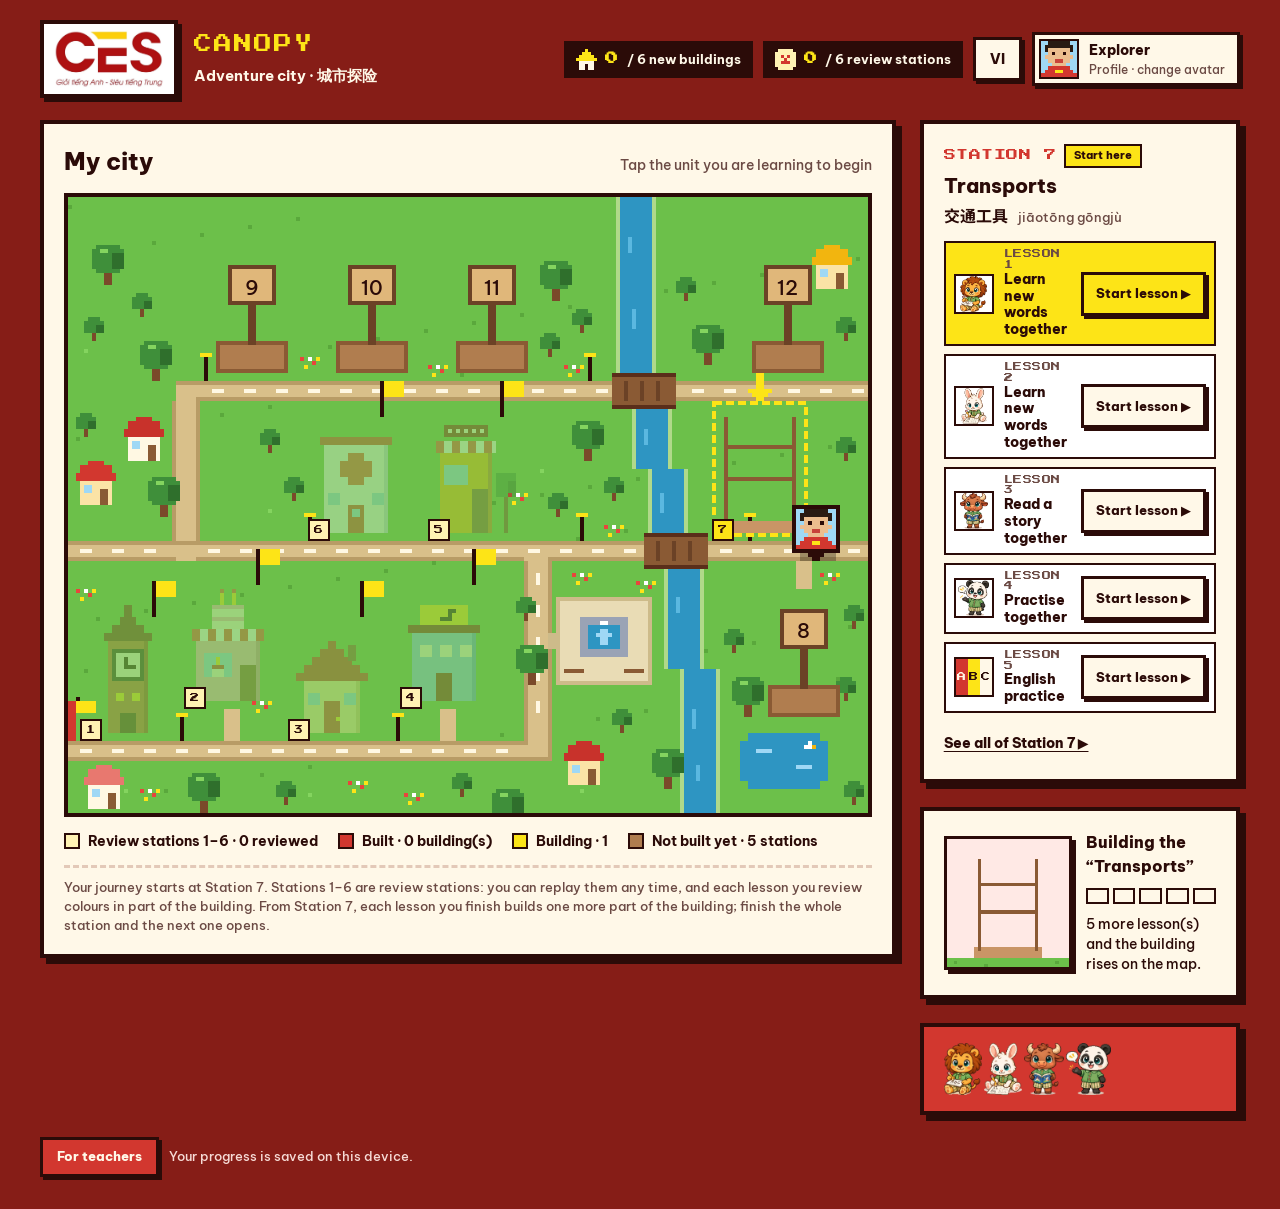
<file: en/index.html>
<!doctype html><meta charset="utf-8"><meta name="viewport" content="width=device-width,initial-scale=1"><title>Canopy CES · English</title><script>location.replace("../?lang=en")</script><a href="../?lang=en">Canopy CES · English</a>
</file>
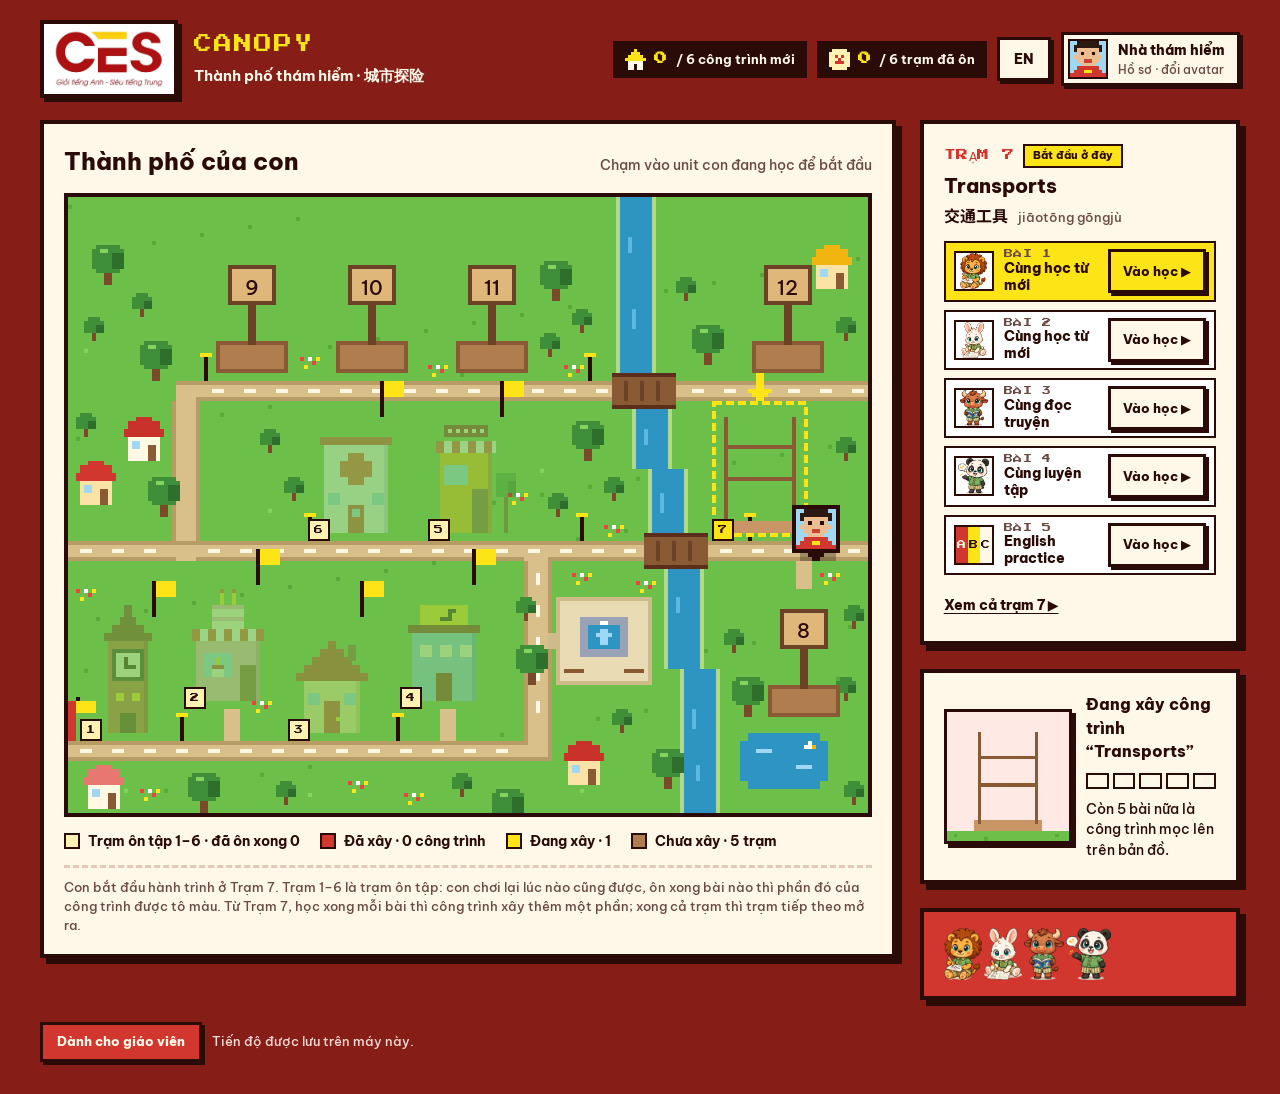
<file: vi/index.html>
<!doctype html><meta charset="utf-8"><meta name="viewport" content="width=device-width,initial-scale=1"><title>Canopy CES · Tiếng Việt</title><script>location.replace("../?lang=vi")</script><a href="../?lang=vi">Canopy CES · Tiếng Việt</a>
</file>
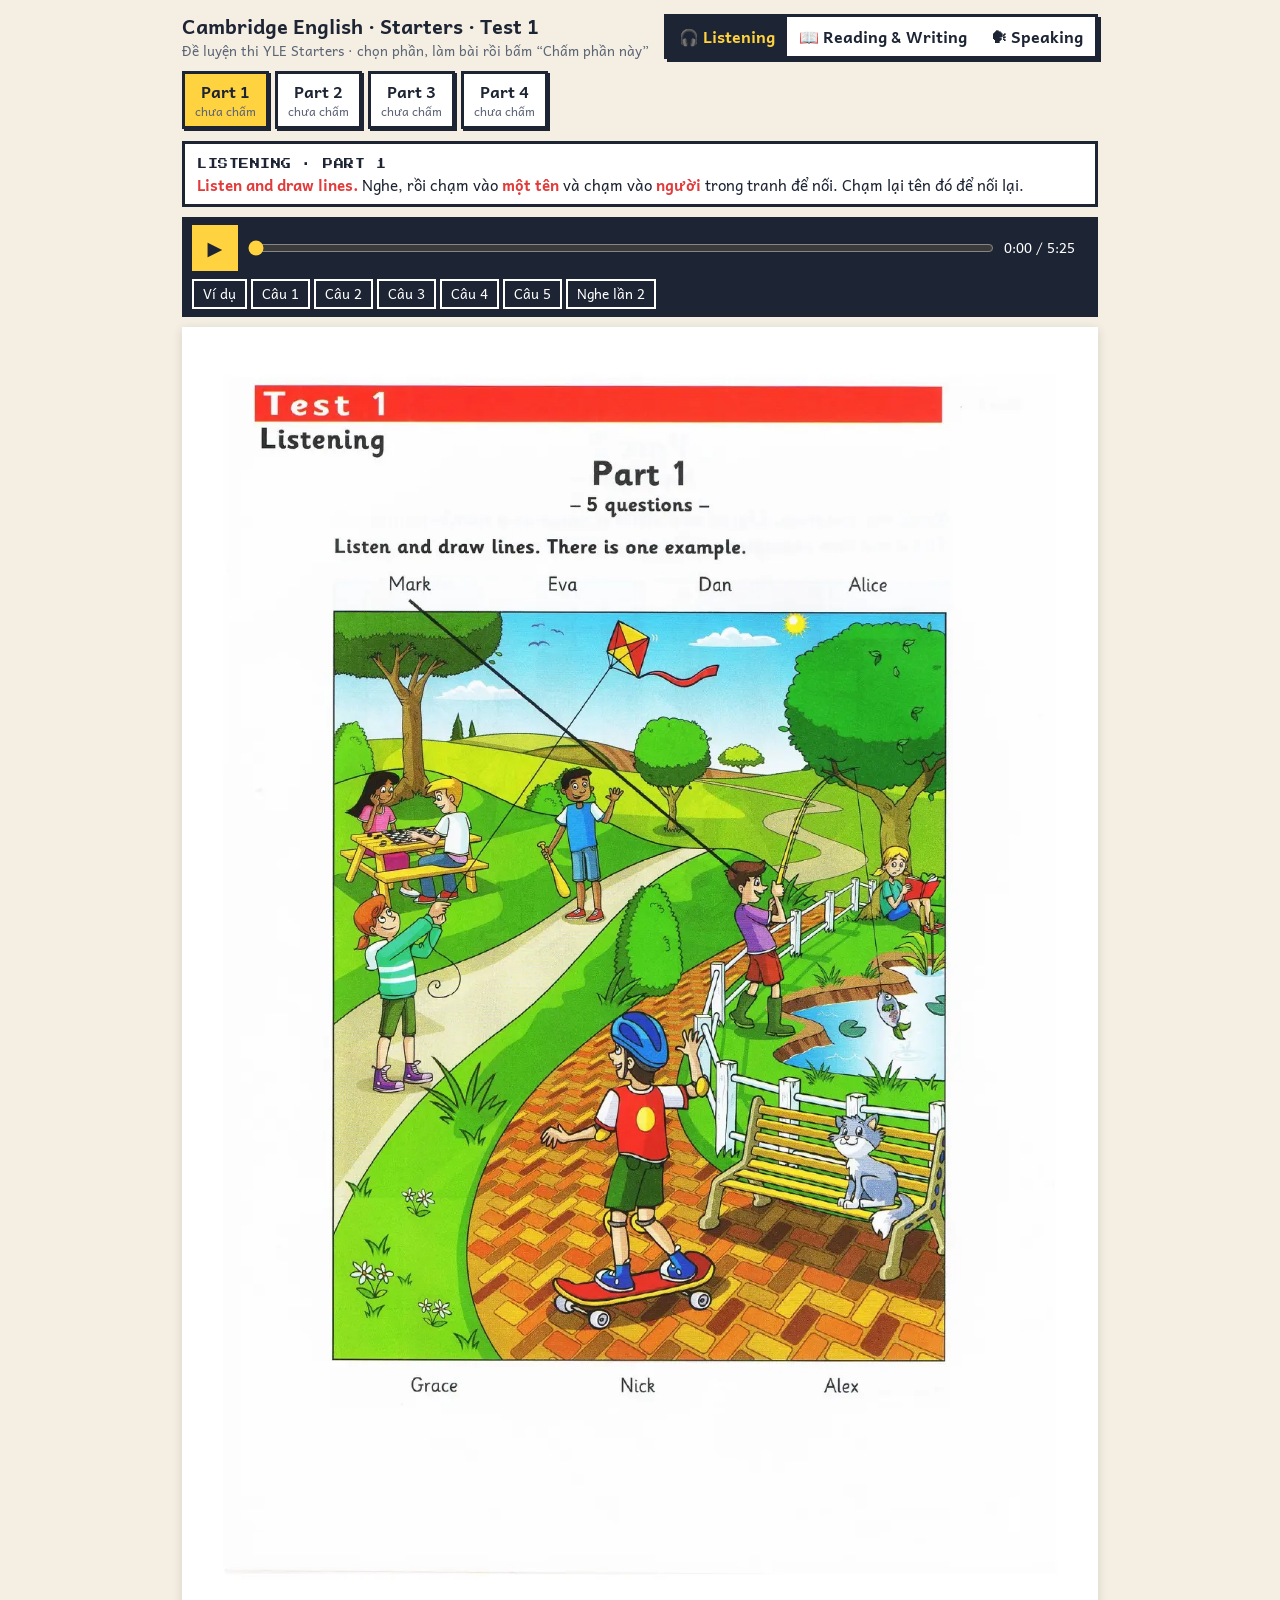
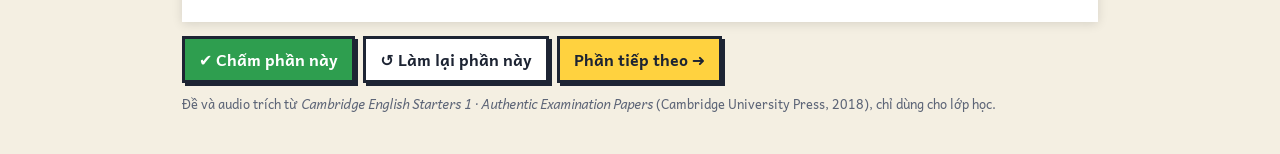
<file: lc/u12/l5/index.html>
<!doctype html>
<html lang="vi">
<head>
<meta charset="utf-8">
<meta name="viewport" content="width=device-width,initial-scale=1">
<title>Cambridge Starters</title>
<link rel="preconnect" href="https://fonts.googleapis.com">
<link rel="stylesheet" href="https://fonts.googleapis.com/css2?family=Andika:wght@400;700&family=Press+Start+2P&display=swap">
<style>
:root{--ink:#1d2433;--paper:#fffdf6;--bg:#f4efe2;--red:#e23b3b;--green:#2e9e4f;--blue:#2563eb;--sun:#ffd23f;--mute:#5d6577;--line:#d9d2bf}
*{box-sizing:border-box}
[hidden]{display:none!important}
html,body{margin:0;background:var(--bg);color:var(--ink);font:16px/1.45 Andika,"Segoe UI",system-ui,sans-serif}
button{font:inherit;color:inherit;cursor:pointer}
.wrap{max-width:940px;margin:0 auto;padding:12px max(12px,env(safe-area-inset-left,0px)) 28px}
.top{display:flex;flex-wrap:wrap;align-items:center;gap:10px;margin-bottom:10px}
.top h1{margin:0;font-size:1.25rem;flex:1 1 auto;min-width:0}
.top h1 small{display:block;font-size:.85rem;font-weight:400;color:var(--mute)}
.pxl{font-family:"Press Start 2P",monospace;font-size:10px;letter-spacing:.5px}
.seg{display:flex;border:3px solid var(--ink);background:#fff;box-shadow:3px 3px 0 var(--ink)}
.seg button{border:0;background:none;padding:8px 12px;font-weight:700}
.seg button.on{background:var(--ink);color:var(--sun)}
.parts{display:flex;flex-wrap:wrap;gap:6px;margin:6px 0 12px}
.parts button{border:3px solid var(--ink);background:#fff;padding:6px 10px;font-weight:700;box-shadow:2px 2px 0 var(--ink);min-width:74px}
.parts button.on{background:var(--sun)}
.parts button .sc{display:block;font-size:.75rem;font-weight:400;color:var(--mute)}
.parts button.done .sc{color:var(--green);font-weight:700}
.help{background:#fff;border:3px solid var(--ink);padding:8px 12px;margin-bottom:10px;font-size:.95rem}
.help b{color:var(--red)}
.player{display:flex;flex-wrap:wrap;align-items:center;gap:8px;background:var(--ink);color:#fff;padding:8px 10px;margin-bottom:10px;position:sticky;top:0;z-index:20}
.player .pp{width:46px;height:46px;border:3px solid var(--sun);background:var(--sun);color:var(--ink);font-size:1.2rem;font-weight:700}
.player input[type=range]{flex:1 1 160px;min-width:0;accent-color:var(--sun)}
.player .t{font-variant-numeric:tabular-nums;font-size:.85rem;min-width:84px}
.player .mk{display:flex;flex-wrap:wrap;gap:4px;flex-basis:100%}
.player .mk button{border:2px solid #fff;background:transparent;color:#fff;padding:3px 9px;font-size:.85rem}
.player .mk button.cur{background:var(--sun);color:var(--ink);border-color:var(--sun)}
.palette{display:flex;flex-wrap:wrap;gap:6px;align-items:center;background:#fff;border:3px solid var(--ink);padding:8px;margin-bottom:10px;position:sticky;top:0;z-index:19}
.player+.palette{top:auto}
#tool{position:sticky;top:0;z-index:20}
#tool .player,#tool .palette{position:static}
.palette .sw{width:40px;height:40px;border:3px solid var(--ink);border-radius:50%}
.palette .sw.on{outline:4px solid var(--red);outline-offset:2px}
.palette .pnm{font-weight:700;margin-left:6px}
.pages{display:flex;flex-direction:column;gap:14px}
.pg{position:relative;width:100%;container-type:inline-size;background:#fff;box-shadow:0 2px 10px rgba(0,0,0,.12);user-select:none;-webkit-user-select:none}
.pg>img{display:block;width:100%;height:auto;pointer-events:none}
.pg svg,.pg canvas{position:absolute;inset:0;width:100%;height:100%}
.pg svg{pointer-events:none}
.pg canvas{mix-blend-mode:multiply;pointer-events:none}
.pg .cvhit{position:absolute;inset:0}
.w{position:absolute}
.w input{width:100%;height:100%;border:0;border-bottom:2px dashed #7a8aa8;background:rgba(255,248,200,.55);font:inherit;font-size:3.1cqw;text-align:center;color:#1a4fd1;padding:0 .4cqw}
.w input:focus{outline:3px solid var(--sun);background:#fff8c8}
.w input:disabled{color:#1a4fd1;opacity:1}
.w input.ok{background:rgba(46,158,79,.18);border-bottom:3px solid var(--green)}
.w input.no{background:rgba(226,59,59,.14);border-bottom:3px solid var(--red);color:#b42318}
.nm{position:absolute;transform:translate(-50%,-50%);border:3px solid transparent;border-radius:12px;background:rgba(255,255,255,.01)}
.nm.sel{border-color:var(--red);background:rgba(255,210,63,.35)}
.nm.has{border-color:#1a4fd1}
.ps{position:absolute;transform:translate(-50%,-50%);border-radius:50%;border:3px dashed transparent;background:transparent}
.ps.armed{border-color:rgba(226,59,59,.65);background:rgba(255,210,63,.18)}
.tk{position:absolute;border:0;background:transparent}
.tk.on::after{content:"";position:absolute}
.mark{position:absolute;transform:translate(-50%,-50%);font-size:4.4cqw;font-weight:700;color:#1a4fd1;pointer-events:none;line-height:1}
.box{position:absolute;transform:translate(-50%,-50%);border:3px solid transparent;border-radius:6px;background:rgba(255,248,200,.25);display:flex;align-items:center;justify-content:center;font-size:3.6cqw;font-weight:700;color:#1a4fd1}
.box:focus-visible,.tk:focus-visible,.nm:focus-visible,.ps:focus-visible,.yn button:focus-visible{outline:3px solid var(--red)}
.yn{position:absolute;display:flex;gap:1cqw;align-items:stretch}
.yn button{flex:1;border:2px solid #7a8aa8;background:rgba(255,255,255,.85);border-radius:8px;font-size:2.7cqw;padding:0}
.yn button.on{background:#1a4fd1;color:#fff;border-color:#1a4fd1}
.res{position:absolute;transform:translate(-50%,-50%);font-size:3.2cqw;font-weight:700;pointer-events:none;white-space:nowrap;padding:.2cqw .8cqw;border-radius:6px}
.res.ok{color:#fff;background:var(--green)}
.res.no{color:#fff;background:var(--red)}
.res.key{color:#14532d;background:#d8f5df;border:2px solid var(--green);font-weight:700}
.bar{display:flex;flex-wrap:wrap;gap:8px;align-items:center;margin:14px 0 4px}
.btn{border:3px solid var(--ink);background:#fff;padding:9px 14px;font-weight:700;box-shadow:3px 3px 0 var(--ink)}
.btn.go{background:var(--green);color:#fff}
.btn.sun{background:var(--sun)}
.btn:disabled{opacity:.5;cursor:default}
.msg{font-weight:700}
.msg.good{color:var(--green)}
.sum{background:#fff;border:3px solid var(--ink);padding:12px 14px;margin-top:12px;box-shadow:3px 3px 0 var(--ink)}
.sum h2{margin:0 0 6px;font-size:1.1rem}
.shields{font-size:1.4rem;letter-spacing:2px}
.note{font-size:.8rem;color:var(--mute);margin-top:12px}

/* ---------- speaking ---------- */
.sp-top{display:flex;flex-wrap:wrap;gap:8px;align-items:center;background:#fff;border:3px solid var(--ink);padding:10px;margin-bottom:10px}
.sp-top input{font:inherit;padding:7px 10px;border:2px solid var(--ink);min-width:0;flex:1 1 180px}
.sp-top label{font-weight:700}
.scene{background:#fff;border:3px solid var(--ink);box-shadow:3px 3px 0 var(--ink);margin-bottom:10px}
.scene img{display:block;width:100%;height:auto}
.cards{display:grid;grid-template-columns:repeat(8,1fr);gap:6px;margin-bottom:12px}
.cards button{border:3px solid var(--ink);padding:0;background:#fff;aspect-ratio:1}
.cards button img{width:100%;height:100%;object-fit:cover;display:block}
.cards button.on{outline:4px solid var(--red);outline-offset:1px}
.bigcard{position:fixed;inset:0;background:rgba(0,0,0,.6);display:flex;align-items:center;justify-content:center;z-index:50;padding:20px}
.bigcard img{max-width:min(80vw,420px);border:6px solid #fff;background:#fff}
.spart{background:#fff;border:3px solid var(--ink);margin-bottom:10px}
.spart>h3{margin:0;padding:8px 12px;background:var(--ink);color:var(--sun);font-size:1rem;display:flex;gap:8px;align-items:baseline;flex-wrap:wrap}
.spart>h3 small{color:#fff;font-weight:400}
.qrow{display:grid;grid-template-columns:1fr auto;gap:6px 10px;padding:9px 12px;border-top:1px solid var(--line);align-items:center}
.qrow .q{font-weight:700;min-width:0}
.qrow .h{grid-column:1/2;font-size:.85rem;color:var(--mute)}
.qrow .kind{font-size:.72rem;font-weight:700;border:2px solid var(--ink);padding:0 5px;margin-right:6px;background:var(--sun)}
.qrow .kind.say{background:#bfe6ff}
.qbtns{grid-column:2/3;grid-row:1/3;display:flex;flex-wrap:wrap;gap:4px;justify-content:flex-end;max-width:300px}
.qbtns button{border:2px solid var(--ink);background:#fff;padding:5px 8px;font-size:.82rem;font-weight:700;border-radius:6px}
.qbtns button.on.r{background:var(--green);color:#fff}
.qbtns button.on.h{background:#f59e0b;color:#fff}
.qbtns button.on.x{background:var(--red);color:#fff}
.qbtns button.on.f{background:#64748b;color:#fff}
.tally{font-size:.9rem;margin:6px 0 10px;font-weight:700}
.crit{background:#fff;border:3px solid var(--ink);padding:10px 12px;margin-bottom:10px}
.crit h4{margin:0 0 4px;font-size:1rem}
.crit .sug{font-size:.85rem;color:var(--mute)}
.bands{display:flex;gap:4px;margin:6px 0}
.bands button{flex:1;border:2px solid var(--ink);background:#fff;padding:6px 0;font-weight:700}
.bands button.on{background:var(--ink);color:var(--sun)}
.bands button.sg{box-shadow:inset 0 -5px 0 var(--sun)}
.desc{font-size:.88rem;background:#f8f5ea;border-left:4px solid var(--sun);padding:6px 10px}
.desc i{color:var(--mute)}
.result{background:#fff;border:3px solid var(--ink);box-shadow:3px 3px 0 var(--ink);padding:12px 14px}
.result textarea{width:100%;min-height:70px;font:inherit;border:2px solid var(--ink);padding:6px}
.hist{font-size:.85rem;margin-top:8px}
.hist div{border-top:1px solid var(--line);padding:4px 0}
@media (max-width:560px){.cards{grid-template-columns:repeat(4,1fr)}.qrow{grid-template-columns:1fr}.qbtns{grid-column:1;grid-row:auto;justify-content:flex-start;max-width:none}}
@media (max-width:560px){#tool{position:static}.palette .sw{width:32px;height:32px}.player .pp{width:40px;height:40px}.player .mk button{padding:2px 7px}.top h1{font-size:1.05rem}.parts button{min-width:62px;padding:5px 7px}}
</style>
</head>
<body>
<div class="wrap" id="app">
  <div class="top">
    <h1 id="title">Cambridge English · Starters<small>Đề luyện thi YLE Starters</small></h1>
    <div class="seg" id="skill" role="group" aria-label="Kỹ năng"><button data-k="L">🎧 Listening</button><button data-k="RW">📖 Reading &amp; Writing</button><button data-k="SP">🗣 Speaking</button></div>
  </div>
  <div class="parts" id="parts"></div>
  <div class="help" id="help"></div>
  <div id="tool"></div>
  <div class="pages" id="pages"></div>
  <div class="bar" id="bar">
    <button class="btn go" id="check">✔ Chấm phần này</button>
    <button class="btn" id="key" hidden>👀 Xem đáp án</button>
    <button class="btn" id="redo">↺ Làm lại phần này</button>
    <button class="btn sun" id="next">Phần tiếp theo ➜</button>
    <span class="msg" id="msg" role="status"></span>
  </div>
  <div class="sum" id="sum" hidden></div>
  <div id="spk" hidden></div>
  <p class="note">Đề và audio trích từ <i>Cambridge English Starters 1 · Authentic Examination Papers</i> (Cambridge University Press, 2018), chỉ dùng cho lớp học.</p>
</div>
<script>
const SPEC = {"t1":{"L":[{"type":"lines","pages":[{"img":"p05","names":[{"id":"mark","x":308,"y":348,"ans":"fish","ex":true},{"id":"eva","x":515,"y":348,"ans":"kite","ex":false},{"id":"dan","x":722,"y":348,"ans":"bat","ex":false},{"id":"alice","x":928,"y":348,"ans":"tgirl","ex":false},{"id":"grace","x":342,"y":1433,"ans":"read","ex":false},{"id":"nick","x":617,"y":1433,"ans":null,"ex":false},{"id":"alex","x":892,"y":1433,"ans":"skate","ex":false}],"persons":[{"id":"fish","x":775,"y":790,"r":62},{"id":"read","x":968,"y":715,"r":55},{"id":"bat","x":540,"y":690,"r":62},{"id":"skate","x":610,"y":1150,"r":80},{"id":"kite","x":290,"y":880,"r":62},{"id":"tgirl","x":262,"y":668,"r":48},{"id":"tboy","x":358,"y":690,"r":48}]}]},{"type":"input","pages":[{"img":"p06"},{"img":"p07","items":[{"q":1,"x1":752,"y":403,"x2":1030,"ans":["ben"]},{"q":2,"x1":752,"y":575,"x2":1030,"ans":["12","twelve"]},{"q":3,"x1":752,"y":746,"x2":1030,"ans":["5","five"]},{"q":4,"x1":752,"y":918,"x2":1030,"ans":["18","eighteen"]},{"q":5,"x1":757,"y":1090,"x2":1032,"ans":["hall"]}]}]},{"type":"tick","pages":[{"img":"p08","items":[{"q":0,"y":643,"xs":[390,672,953],"ans":"A","ex":true},{"q":1,"y":1071,"xs":[391,672,955],"ans":"B","ex":false},{"q":2,"y":1499,"xs":[391,674,956],"ans":"C","ex":false}]},{"img":"p09","items":[{"q":3,"y":494,"xs":[360,636,913],"ans":"B","ex":false},{"q":4,"y":913,"xs":[362,638,915],"ans":"B","ex":false},{"q":5,"y":1332,"xs":[364,640,917],"ans":"A","ex":false}]}]},{"type":"colour","pages":[{"img":"p10","objs":[{"id":"cup","x":965,"y":432,"rx":50,"ry":40,"ans":null,"ex":"brown"},{"id":"boy","x":770,"y":672,"rx":50,"ry":50,"ans":"pink","ex":null},{"id":"big","x":780,"y":1040,"rx":70,"ry":60,"ans":"yellow","ex":null},{"id":"mat","x":210,"y":1135,"rx":44,"ry":40,"ans":"orange","ex":null},{"id":"cat","x":478,"y":1422,"rx":42,"ry":46,"ans":"green","ex":null},{"id":"mum","x":265,"y":1315,"rx":48,"ry":48,"ans":"blue","ex":null},{"id":"tbl","x":1083,"y":1070,"rx":42,"ry":38,"ans":null,"ex":null}]}]}],"RW":[{"type":"tickx","pages":[{"img":"p11","items":[{"q":1,"x":984,"y":1411,"ans":"y"}]},{"img":"p12","items":[{"q":2,"x":1062,"y":287,"ans":"y"},{"q":3,"x":1064,"y":654,"ans":"n"},{"q":4,"x":1065,"y":1020,"ans":"n"},{"q":5,"x":1066,"y":1387,"ans":"y"}]}]},{"type":"yn","pages":[{"img":"p13","items":[{"q":1,"x1":755,"y":1320,"x2":1030,"ans":["no"]},{"q":2,"x1":755,"y":1382,"x2":1030,"ans":["yes"]},{"q":3,"x1":755,"y":1443,"x2":1030,"ans":["yes"]},{"q":4,"x1":755,"y":1504,"x2":1030,"ans":["no"]},{"q":5,"x1":755,"y":1565,"x2":1030,"ans":["yes"]}]}]},{"type":"input","spell":true,"pages":[{"img":"p14","items":[{"q":1,"x1":640,"y":735,"x2":770,"ans":["pear"]},{"q":2,"x1":625,"y":945,"x2":787,"ans":["lemon"]},{"q":3,"x1":608,"y":1160,"x2":805,"ans":["orange"]},{"q":4,"x1":608,"y":1355,"x2":805,"ans":["banana"]},{"q":5,"x1":550,"y":1555,"x2":848,"ans":["pineapple"]}]}]},{"type":"input","bank":["dinner","tablet","book","arm","kitchen","motorbike","rug"],"pages":[{"img":"p15","items":[{"q":1,"x1":390,"y":830,"x2":665,"ans":["kitchen"]},{"q":2,"x1":258,"y":880,"x2":530,"ans":["dinner"]},{"q":3,"x1":655,"y":930,"x2":930,"ans":["book"]},{"q":4,"x1":560,"y":980,"x2":835,"ans":["tablet"]},{"q":5,"x1":360,"y":1030,"x2":635,"ans":["rug"]}]}]},{"type":"input","pages":[{"img":"p16","items":[{"q":1,"x1":800,"y":1312,"x2":1080,"ans":["boy"]}]},{"img":"p17","items":[{"q":2,"x1":760,"y":635,"x2":1040,"ans":["4","four"]},{"q":3,"x1":760,"y":752,"x2":1040,"ans":["monkey"]},{"q":4,"x1":760,"y":1322,"x2":1040,"ans":["girl"]},{"q":5,"x1":760,"y":1440,"x2":1040,"ans":["pointing"]}]}]}]},"t2":{"L":[{"type":"lines","pages":[{"img":"p18","names":[{"id":"mark","x":315,"y":360,"ans":"boat","ex":false},{"id":"jill","x":520,"y":360,"ans":"water","ex":false},{"id":"pat","x":730,"y":360,"ans":null,"ex":false},{"id":"alice","x":935,"y":360,"ans":"read","ex":false},{"id":"tom","x":350,"y":1450,"ans":"cap","ex":true},{"id":"grace","x":625,"y":1450,"ans":"chips","ex":false},{"id":"hugo","x":900,"y":1450,"ans":"burger","ex":false}],"persons":[{"id":"water","x":318,"y":790,"r":62},{"id":"boat","x":625,"y":600,"r":55},{"id":"bad","x":640,"y":830,"r":62},{"id":"burger","x":910,"y":715,"r":55},{"id":"cap","x":745,"y":1060,"r":70},{"id":"read","x":330,"y":1200,"r":80},{"id":"chips","x":950,"y":1250,"r":75}]}]},{"type":"input","pages":[{"img":"p19"},{"img":"p20","items":[{"q":1,"x1":750,"y":410,"x2":1025,"ans":["12","twelve"]},{"q":2,"x1":668,"y":580,"x2":940,"ans":["robot"]},{"q":3,"x1":750,"y":750,"x2":1025,"ans":["6","six"]},{"q":4,"x1":750,"y":922,"x2":1025,"ans":["lucy"]},{"q":5,"x1":750,"y":1093,"x2":1025,"ans":["3","three"]}]}]},{"type":"tick","pages":[{"img":"p21","items":[{"q":0,"y":680,"xs":[382,664,946],"ans":"A","ex":true},{"q":1,"y":1109,"xs":[383,665,948],"ans":"A","ex":false},{"q":2,"y":1537,"xs":[384,666,948],"ans":"C","ex":false}]},{"img":"p22","items":[{"q":3,"y":511,"xs":[360,636,911],"ans":"B","ex":false},{"q":4,"y":929,"xs":[362,637,912],"ans":"B","ex":false},{"q":5,"y":1347,"xs":[363,638,914],"ans":"A","ex":false}]}]},{"type":"colour","pages":[{"img":"p23","objs":[{"id":"rug","x":490,"y":1320,"rx":65,"ry":45,"ans":null,"ex":"brown"},{"id":"truck","x":330,"y":590,"rx":82,"ry":52,"ans":"blue","ex":null},{"id":"small","x":650,"y":645,"rx":105,"ry":62,"ans":"green","ex":null},{"id":"fence","x":310,"y":972,"rx":62,"ry":40,"ans":"yellow","ex":null},{"id":"tree","x":822,"y":910,"rx":58,"ry":42,"ans":"red","ex":null},{"id":"boy","x":475,"y":1208,"rx":62,"ry":45,"ans":null,"ex":null},{"id":"dog","x":745,"y":1255,"rx":57,"ry":48,"ans":"purple","ex":null}]}]}],"RW":[{"type":"tickx","pages":[{"img":"p24","items":[{"q":1,"x":993,"y":1403,"ans":"y"}]},{"img":"p25","items":[{"q":2,"x":1037,"y":303,"ans":"n"},{"q":3,"x":1036,"y":666,"ans":"y"},{"q":4,"x":1034,"y":1028,"ans":"y"},{"q":5,"x":1033,"y":1392,"ans":"n"}]}]},{"type":"yn","pages":[{"img":"p26","items":[{"q":1,"x1":760,"y":1320,"x2":1035,"ans":["no"]},{"q":2,"x1":760,"y":1382,"x2":1035,"ans":["yes"]},{"q":3,"x1":760,"y":1443,"x2":1035,"ans":["no"]},{"q":4,"x1":760,"y":1504,"x2":1035,"ans":["yes"]},{"q":5,"x1":760,"y":1565,"x2":1035,"ans":["yes"]}]}]},{"type":"input","spell":true,"pages":[{"img":"p27","items":[{"q":1,"x1":620,"y":705,"x2":750,"ans":["fish"]},{"q":2,"x1":605,"y":890,"x2":768,"ans":["bread"]},{"q":3,"x1":605,"y":1075,"x2":768,"ans":["chips"]},{"q":4,"x1":588,"y":1250,"x2":785,"ans":["tomato"]},{"q":5,"x1":588,"y":1455,"x2":785,"ans":["burger"]}]}]},{"type":"input","bank":["piano","kiwi","kitchen","television","ruler","pictures","sofa"],"pages":[{"img":"p28","items":[{"q":1,"x1":412,"y":887,"x2":688,"ans":["kitchen"]},{"q":2,"x1":258,"y":937,"x2":532,"ans":["television"]},{"q":3,"x1":333,"y":987,"x2":610,"ans":["sofa"]},{"q":4,"x1":343,"y":1038,"x2":618,"ans":["piano"]},{"q":5,"x1":258,"y":1088,"x2":532,"ans":["pictures"]}]}]},{"type":"input","pages":[{"img":"p29","items":[{"q":1,"x1":805,"y":1325,"x2":1090,"ans":["flowers","flower"]}]},{"img":"p30","items":[{"q":2,"x1":758,"y":632,"x2":1028,"ans":["cat"]},{"q":3,"x1":758,"y":748,"x2":1028,"ans":["flying"]},{"q":4,"x1":760,"y":1313,"x2":1028,"ans":["tree"]},{"q":5,"x1":760,"y":1430,"x2":1028,"ans":["kite"]}]}]}]},"t3":{"L":[{"type":"lines","pages":[{"img":"p31","names":[{"id":"matt","x":315,"y":370,"ans":"pencil","ex":false},{"id":"tom","x":520,"y":370,"ans":null,"ex":false},{"id":"hugo","x":722,"y":370,"ans":"back","ex":true},{"id":"lucy","x":925,"y":370,"ans":"door","ex":false},{"id":"sue","x":350,"y":1440,"ans":"cap","ex":false},{"id":"jill","x":622,"y":1440,"ans":"sit","ex":false},{"id":"alex","x":893,"y":1440,"ans":"paint","ex":false}],"persons":[{"id":"back","x":570,"y":720,"r":60},{"id":"cap","x":465,"y":810,"r":55},{"id":"door","x":890,"y":740,"r":60},{"id":"teacher","x":700,"y":880,"r":60},{"id":"sit","x":860,"y":960,"r":55},{"id":"paint","x":590,"y":1080,"r":60},{"id":"pencil","x":330,"y":1060,"r":70}]}]},{"type":"input","pages":[{"img":"p32"},{"img":"p33","items":[{"q":1,"x1":750,"y":418,"x2":1025,"ans":["ugly"]},{"q":2,"x1":750,"y":640,"x2":1025,"ans":["15","fifteen"]},{"q":3,"x1":750,"y":825,"x2":1025,"ans":["rice"]},{"q":4,"x1":750,"y":1012,"x2":1025,"ans":["20","twenty"]},{"q":5,"x1":668,"y":1197,"x2":942,"ans":["park"]}]}]},{"type":"tick","pages":[{"img":"p34","items":[{"q":0,"y":652,"xs":[389,674,959],"ans":"B","ex":true},{"q":1,"y":1084,"xs":[388,674,959],"ans":"C","ex":false},{"q":2,"y":1516,"xs":[388,673,958],"ans":"A","ex":false}]},{"img":"p35","items":[{"q":3,"y":501,"xs":[357,638,919],"ans":"A","ex":false},{"q":4,"y":926,"xs":[358,639,919],"ans":"B","ex":false},{"q":5,"y":1351,"xs":[359,640,920],"ans":"C","ex":false}]}]},{"type":"colour","pages":[{"img":"p36","objs":[{"id":"car","x":970,"y":840,"rx":50,"ry":40,"ans":null,"ex":"blue"},{"id":"roof","x":572,"y":437,"rx":68,"ry":45,"ans":"green","ex":null},{"id":"tree","x":362,"y":783,"rx":40,"ry":35,"ans":"yellow","ex":null},{"id":"dog","x":635,"y":735,"rx":34,"ry":22,"ans":"pink","ex":null},{"id":"chair","x":683,"y":1125,"rx":40,"ry":37,"ans":null,"ex":null},{"id":"flower","x":295,"y":1300,"rx":52,"ry":32,"ans":"brown","ex":null},{"id":"feet","x":1060,"y":1435,"rx":47,"ry":37,"ans":"red","ex":null}]}]}],"RW":[{"type":"tickx","pages":[{"img":"p37","items":[{"q":1,"x":995,"y":1416,"ans":"n"}]},{"img":"p38","items":[{"q":2,"x":995,"y":308,"ans":"y"},{"q":3,"x":995,"y":667,"ans":"n"},{"q":4,"x":996,"y":1025,"ans":"n"},{"q":5,"x":996,"y":1384,"ans":"y"}]}]},{"type":"yn","pages":[{"img":"p39","items":[{"q":1,"x1":762,"y":1345,"x2":1040,"ans":["yes"]},{"q":2,"x1":762,"y":1405,"x2":1040,"ans":["no"]},{"q":3,"x1":762,"y":1468,"x2":1040,"ans":["no"]},{"q":4,"x1":762,"y":1560,"x2":1040,"ans":["yes"]},{"q":5,"x1":762,"y":1622,"x2":1040,"ans":["no"]}]}]},{"type":"input","spell":true,"pages":[{"img":"p40","items":[{"q":1,"x1":597,"y":700,"x2":725,"ans":["lamp"]},{"q":2,"x1":597,"y":887,"x2":725,"ans":["sofa"]},{"q":3,"x1":580,"y":1075,"x2":742,"ans":["clock"]},{"q":4,"x1":563,"y":1260,"x2":760,"ans":["mirror"]},{"q":5,"x1":530,"y":1445,"x2":795,"ans":["computer"]}]}]},{"type":"input","bank":["pencil","fish","books","hippo","hats","football","sand"],"pages":[{"img":"p41","items":[{"q":1,"x1":313,"y":848,"x2":577,"ans":["hats"]},{"q":2,"x1":508,"y":900,"x2":770,"ans":["books"]},{"q":3,"x1":475,"y":951,"x2":740,"ans":["sand"]},{"q":4,"x1":248,"y":1002,"x2":530,"ans":["football"]},{"q":5,"x1":782,"y":1002,"x2":1045,"ans":["fish"]}]}]},{"type":"input","pages":[{"img":"p42","items":[{"q":1,"x1":760,"y":1278,"x2":1042,"ans":["phone","telephone","mobile","mobile phone"]}]},{"img":"p43","items":[{"q":2,"x1":760,"y":657,"x2":1042,"ans":["table"]},{"q":3,"x1":760,"y":777,"x2":1042,"ans":["boy"]},{"q":4,"x1":760,"y":1365,"x2":1042,"ans":["cake"]},{"q":5,"x1":760,"y":1488,"x2":1042,"ans":["dad","father"]}]}]}]}};
const SPK = {"t1": {"scene": "scene44", "place": "a shop", "cards": ["c45_clock", "c45_shell", "c45_book", "c45_fish", "c45_pen", "c45_eyes", "c45_bear", "c45_guitar"], "parts": [{"n": 1, "title": "Instructions and objects", "vi": "Con chỉ vào tranh và đặt thẻ theo lời cô", "items": [{"k": "say", "q": "Hello. What's your name?", "hint": "My name is … / tên của con", "vi": "Chào hỏi, hỏi tên", "card": null}, {"k": "act", "q": "Look at the picture. This is a shop. Where is the bread? Point to the bread.", "hint": "con chỉ vào bánh mì", "vi": ""}, {"k": "act", "q": "Where is the monkey?", "hint": "con chỉ vào con khỉ đồ chơi trên sàn", "vi": ""}, {"k": "act", "q": "Look at these cards: here is a clock, a fish, a guitar. Point to the fish.", "hint": "con chỉ thẻ con cá", "vi": ""}, {"k": "act", "q": "Put the clock on the table.", "hint": "đặt thẻ đồng hồ lên cái bàn vàng", "vi": ""}, {"k": "act", "q": "Put the fish next to the flowers.", "hint": "đặt thẻ con cá cạnh chậu hoa", "vi": ""}]}, {"n": 2, "title": "Questions about the scene", "vi": "Hỏi về bức tranh lớn", "items": [{"k": "say", "q": "(point to a pineapple) What is this?", "hint": "a pineapple / pineapple", "vi": "", "card": null}, {"k": "say", "q": "What colour is it?", "hint": "yellow", "vi": "", "card": null}, {"k": "say", "q": "How many babies are there?", "hint": "two", "vi": "", "card": null}, {"k": "say", "q": "What is the woman doing?", "hint": "(she’s) talking on the phone / phoning", "vi": "", "card": null}, {"k": "say", "q": "(point to the man) Tell me about this man.", "hint": "He's got a basket. / He's happy. / He's walking.", "vi": "Con nói 1–2 ý là đạt", "card": null}]}, {"n": 3, "title": "Questions about the object cards", "vi": "Hỏi về các thẻ đồ vật", "items": [{"k": "say", "q": "(show the bear card) What's this?", "hint": "a bear", "vi": "", "card": "c45_bear"}, {"k": "say", "q": "(show the guitar card) What's this?", "hint": "a guitar", "vi": "", "card": "c45_guitar"}, {"k": "say", "q": "Have you got a guitar?", "hint": "Yes. / No.", "vi": "", "card": null}, {"k": "say", "q": "(show the pen card) What's this? What colour is it?", "hint": "a pen · blue", "vi": "", "card": "c45_pen"}, {"k": "say", "q": "Do you like fish?", "hint": "Yes, I do. / No.", "vi": "", "card": "c45_fish"}]}, {"n": 4, "title": "Questions about the child", "vi": "Hỏi về bản thân con", "items": [{"k": "say", "q": "How old are you?", "hint": "I'm seven. / Seven.", "vi": "", "card": null}, {"k": "say", "q": "What's your favourite colour?", "hint": "Blue. / I like blue.", "vi": "", "card": null}, {"k": "say", "q": "Have you got a brother or a sister?", "hint": "Yes. / No. / One sister.", "vi": "", "card": null}, {"k": "say", "q": "Tell me about your friend.", "hint": "Her name's … / He's eight. / He likes football.", "vi": "Gợi ý thêm nếu con im lặng: “What’s your friend’s name? How old is he/she?”", "card": null}]}]}, "t2": {"scene": "scene46", "place": "a garden", "cards": ["c47_lemon", "c47_fish", "c47_dress", "c47_guitar", "c47_bag", "c47_mouse", "c47_phone", "c47_bike"], "parts": [{"n": 1, "title": "Instructions and objects", "vi": "Con chỉ vào tranh và đặt thẻ theo lời cô", "items": [{"k": "say", "q": "Hello. What's your name?", "hint": "My name is … / tên của con", "vi": "Chào hỏi, hỏi tên", "card": null}, {"k": "act", "q": "Look at the picture. This is a garden. Where is the ball? Point to the ball.", "hint": "con chỉ quả bóng", "vi": ""}, {"k": "act", "q": "Where is the crocodile?", "hint": "con chỉ con cá sấu", "vi": ""}, {"k": "act", "q": "Look at these cards: here is a mouse, a bike, a lemon. Point to the bike.", "hint": "con chỉ thẻ xe đạp", "vi": ""}, {"k": "act", "q": "Put the mouse next to the ball.", "hint": "đặt thẻ con chuột cạnh quả bóng", "vi": ""}, {"k": "act", "q": "Put the bike under the tree.", "hint": "đặt thẻ xe đạp dưới cây dừa", "vi": ""}]}, {"n": 2, "title": "Questions about the scene", "vi": "Hỏi về bức tranh lớn", "items": [{"k": "say", "q": "(point to the crocodile) What is this?", "hint": "a crocodile", "vi": "", "card": null}, {"k": "say", "q": "(point to the towel) What colour is it?", "hint": "pink / purple", "vi": "", "card": null}, {"k": "say", "q": "How many girls are there?", "hint": "three", "vi": "", "card": null}, {"k": "say", "q": "(point to the girl in the pool) What is she doing?", "hint": "(she’s) swimming / waving", "vi": "", "card": null}, {"k": "say", "q": "(point to the woman) Tell me about this woman.", "hint": "She's reading. / She's got a book.", "vi": "Con nói 1–2 ý là đạt", "card": null}]}, {"n": 3, "title": "Questions about the object cards", "vi": "Hỏi về các thẻ đồ vật", "items": [{"k": "say", "q": "(show the phone card) What's this?", "hint": "a phone", "vi": "", "card": "c47_phone"}, {"k": "say", "q": "Have you got a phone?", "hint": "Yes. / No.", "vi": "", "card": null}, {"k": "say", "q": "(show the dress card) What's this? What colour is it?", "hint": "a dress · red", "vi": "", "card": "c47_dress"}, {"k": "say", "q": "(show the bike card) What's this?", "hint": "a bike", "vi": "", "card": "c47_bike"}, {"k": "say", "q": "Can you ride a bike?", "hint": "Yes, I can. / No.", "vi": "", "card": null}]}, {"n": 4, "title": "Questions about the child", "vi": "Hỏi về bản thân con", "items": [{"k": "say", "q": "How old are you?", "hint": "I'm eight.", "vi": "", "card": null}, {"k": "say", "q": "What's your favourite animal?", "hint": "A dog. / Cats.", "vi": "", "card": null}, {"k": "say", "q": "What do you have for breakfast?", "hint": "Bread. / Eggs and milk.", "vi": "", "card": null}, {"k": "say", "q": "Tell me about your house.", "hint": "It's big. / It's got a garden.", "vi": "Gợi ý thêm: “Is it big? Have you got a garden?”", "card": null}]}]}, "t3": {"scene": "scene48", "place": "a living room", "cards": ["c49_rubber", "c49_grapes", "c49_balloon", "c49_sunglasses", "c49_elephant", "c49_radio", "c49_egg", "c49_basketball"], "parts": [{"n": 1, "title": "Instructions and objects", "vi": "Con chỉ vào tranh và đặt thẻ theo lời cô", "items": [{"k": "say", "q": "Hello. What's your name?", "hint": "My name is … / tên của con", "vi": "Chào hỏi, hỏi tên", "card": null}, {"k": "act", "q": "Look at the picture. This is a living room. Where is the baby? Point to the baby.", "hint": "con chỉ em bé đang ngủ", "vi": ""}, {"k": "act", "q": "Where is the lamp?", "hint": "con chỉ cái đèn", "vi": ""}, {"k": "act", "q": "Look at these cards: here is a balloon, an egg, an elephant. Point to the egg.", "hint": "con chỉ thẻ quả trứng", "vi": ""}, {"k": "act", "q": "Put the balloon on the sofa.", "hint": "đặt thẻ bóng bay lên ghế sofa", "vi": ""}, {"k": "act", "q": "Put the elephant under the table.", "hint": "đặt thẻ con voi dưới cái bàn", "vi": ""}]}, {"n": 2, "title": "Questions about the scene", "vi": "Hỏi về bức tranh lớn", "items": [{"k": "say", "q": "(point to the television) What is this?", "hint": "a television / a TV", "vi": "", "card": null}, {"k": "say", "q": "(point to the lamp) What colour is it?", "hint": "blue", "vi": "", "card": null}, {"k": "say", "q": "How many lorries are there?", "hint": "two", "vi": "", "card": null}, {"k": "say", "q": "What is the baby doing?", "hint": "(he’s / she’s) sleeping", "vi": "", "card": null}, {"k": "say", "q": "(point to the boy) Tell me about this boy.", "hint": "He's on the sofa. / He's playing.", "vi": "Con nói 1–2 ý là đạt", "card": null}]}, {"n": 3, "title": "Questions about the object cards", "vi": "Hỏi về các thẻ đồ vật", "items": [{"k": "say", "q": "(show the radio card) What's this?", "hint": "a radio", "vi": "", "card": "c49_radio"}, {"k": "say", "q": "(show the sunglasses card) What are these?", "hint": "sunglasses / glasses", "vi": "", "card": "c49_sunglasses"}, {"k": "say", "q": "Do you like grapes?", "hint": "Yes, I do. / No.", "vi": "", "card": "c49_grapes"}, {"k": "say", "q": "(show the basketball card) What's this?", "hint": "a basketball / a ball", "vi": "", "card": "c49_basketball"}, {"k": "say", "q": "Can you play basketball?", "hint": "Yes, I can. / No.", "vi": "", "card": null}]}, {"n": 4, "title": "Questions about the child", "vi": "Hỏi về bản thân con", "items": [{"k": "say", "q": "How old are you?", "hint": "I'm seven.", "vi": "", "card": null}, {"k": "say", "q": "What's your favourite toy?", "hint": "My robot. / A ball.", "vi": "", "card": null}, {"k": "say", "q": "Who is in your family?", "hint": "Mum, dad and my sister.", "vi": "", "card": null}, {"k": "say", "q": "Tell me about your bedroom.", "hint": "It's small. / I've got a bed and a desk.", "vi": "Gợi ý thêm: “Is it big? What’s in your bedroom?”", "card": null}]}]}};
const MARKS = {"01": {"ex": 58.64, "1": 103.96000000000001, "2": 126.16, "3": 147.39999999999998, "4": 168.48, "5": 188.78, "again": 212.5, "end": 325.54}, "02": {"ex": 0, "1": 57.36, "2": 87.84, "3": 116.08, "4": 147.57999999999998, "5": 179.76, "again": 208.0, "end": 347.96}, "03": {"ex": 0, "1": 48.34, "2": 81.62, "3": 112.82000000000001, "4": 152.22, "5": 183.48, "again": 223.42, "end": 396.64}, "04": {"ex": 0, "1": 54.64, "2": 88.0, "3": 124.10000000000001, "4": 154.82, "5": 186.73999999999998, "again": 226.36, "end": 420.76}, "05": {"ex": 42.46, "1": 96.44, "2": 121.02, "3": 143.83999999999997, "4": 172.73999999999998, "5": 191.54, "again": 219.04, "end": 342.36}, "06": {"ex": 0, "1": 56.620000000000005, "2": 80.44, "3": 111.22, "4": 134.11999999999998, "5": 162.23999999999998, "again": 189.82, "end": 306.58}, "07": {"ex": 0, "1": 45.74, "2": 75.26, "3": 103.38000000000001, "4": 130.2, "5": 161.66, "again": 185.86, "end": 325.5}, "08": {"ex": 0, "1": 43.260000000000005, "2": 78.0, "3": 117.48, "4": 154.35999999999999, "5": 188.89999999999998, "again": 224.02, "end": 426.92}, "09": {"ex": 42.720000000000006, "1": 84.84, "2": 104.52, "3": 122.8, "4": 140.51999999999998, "5": 159.32, "again": 179.18, "end": 272.04}, "10": {"ex": 0, "1": 61.900000000000006, "2": 92.88000000000001, "3": 122.26, "4": 155.57999999999998, "5": 184.57999999999998, "again": 217.98, "end": 358.56}, "11": {"ex": 0, "1": 45.660000000000004, "2": 73.0, "3": 97.48, "4": 127.4, "5": 157.2, "again": 183.88, "end": 318.24}, "12": {"ex": 0, "again": 223.52, "end": 425.06, "1": 45.7, "2": 79.7, "3": 117.7, "4": 151.4, "5": 183.0}};
const PW = 1241, PH = 1754;
const COLS = {red:'#e53935',blue:'#1e66f5',green:'#2ea043',yellow:'#ffd400',orange:'#ff8c1a',pink:'#ff6fb5',purple:'#8e44ad',brown:'#8b5a2b',black:'#2b2b2b',grey:'#9aa0a6'};
const COLVI = {red:'đỏ',blue:'xanh dương',green:'xanh lá',yellow:'vàng',orange:'cam',pink:'hồng',purple:'tím',brown:'nâu',black:'đen',grey:'xám'};
const TID = (location.hash.replace('#','')||'t1');
const T = SPEC[TID] || SPEC.t1;
const TN = TID.slice(1);
const AUD = {t1:['01','02','03','04'],t2:['05','06','07','08'],t3:['09','10','11','12']}[TID] || ['01','02','03','04'];
const HELP = {
  lines:'<b>Listen and draw lines.</b> Nghe, rồi chạm vào <b>một tên</b> và chạm vào <b>người</b> trong tranh để nối. Chạm lại tên đó để nối lại.',
  input:'<b>Listen and write a name or a number.</b> Nghe và viết tên hoặc số vào chỗ chấm.',
  tick:'<b>Listen and tick (✔) the box.</b> Nghe và chạm vào bức tranh đúng.',
  colour:'<b>Listen and colour.</b> Chọn một màu ở bảng màu, rồi chạm vào đồ vật trong tranh để tô.',
  tickx:'<b>Look and read. Put a tick (✔) or a cross (✘) in the box.</b> Chạm vào ô: lần 1 là ✔, lần 2 là ✘.',
  yn:'<b>Look and read. Write yes or no.</b> Nhìn tranh, đọc câu rồi chọn <b>yes</b> hoặc <b>no</b>.',
  spell:'<b>Look at the pictures. Look at the letters. Write the words.</b> Sắp xếp các chữ cái thành từ đúng.',
  bank:'<b>Read this. Choose a word from the box.</b> Đọc đoạn văn, chọn từ trong khung và viết vào chỗ trống 1–5.',
  short:'<b>Look at the pictures and read the questions. Write one-word answers.</b> Trả lời bằng <b>một từ</b>.'};
const KEY = 'canopy12_yle_'+TID;
let S = load();
let skill = S.skill||'L', part = S.part||0, pal = 'red';

function load(){ try{ return JSON.parse(localStorage.getItem(KEY))||{}; }catch(e){ return {}; } }
function save(){ S.skill=skill; S.part=part; try{ localStorage.setItem(KEY, JSON.stringify(S)); }catch(e){} }
const $ = id => document.getElementById(id);
const pct = (v,d) => (v/d*100)+'%';
const pid = () => skill+part;
const P = () => T[skill][part];
const p0 = () => T[skill][part];
const st = () => (S[pid()] = S[pid()] || {});
const norm = s => String(s||'').toLowerCase().replace(/[.,!?'’"]/g,'').replace(/\s+/g,' ').trim().replace(/^(the|a|an|mrs|mr|miss)\s+/,'').replace(/\s+school$/,'');
const helpOf = p => p.type==='input' ? (p.spell?HELP.spell : p.bank?HELP.bank : skill==='RW'?HELP.short:HELP.input) : HELP[p.type];

/* ---------- top-level painting ---------- */
function paint(){
  const sp=skill==='SP'; ['parts','help','tool','pages','bar','sum'].forEach(id=>$(id).hidden=sp); $('spk').hidden=!sp;
  document.querySelectorAll('#skill button').forEach(b=>{ b.classList.toggle('on', b.dataset.k===skill); b.setAttribute('aria-pressed', b.dataset.k===skill); });
  if(sp){ stopAudio(); $('title').innerHTML=`Cambridge English · Starters · Test ${TN}<small>Speaking · công cụ chấm cho giáo viên / phụ huynh</small>`; paintSP(); save(); postH(); return; }
  $('title').innerHTML = `Cambridge English · Starters · Test ${TN}<small>Đề luyện thi YLE Starters · chọn phần, làm bài rồi bấm “Chấm phần này”</small>`;
  document.querySelectorAll('#skill button').forEach(b=>{ b.classList.toggle('on', b.dataset.k===skill); b.setAttribute('aria-pressed', b.dataset.k===skill); });
  $('parts').innerHTML = T[skill].map((p,i)=>{ const r=S['res_'+skill+i]; return `<button class="${i===part?'on':''} ${r?'done':''}" data-i="${i}">Part ${i+1}<span class="sc">${r?`${r.ok}/${r.n} ✓`:'chưa chấm'}</span></button>`; }).join('');
  $('parts').querySelectorAll('button').forEach(b=>b.onclick=()=>{ stopAudio(); part=+b.dataset.i; save(); paint(); window.scrollTo(0,0); });
  const p = P();
  $('help').innerHTML = `<span class="pxl">${skill==='L'?'LISTENING':'READING & WRITING'} · PART ${part+1}</span><br>${helpOf(p)}`;
  $('tool').innerHTML=''; stopAudio();
  if(skill==='L') audioBar(); if(p.type==='colour') paletteBar();
  renderPages();
  const r=S['res_'+pid()];
  $('key').hidden = !r; $('msg').textContent = r ? `Phần này: ${r.ok}/${r.n} câu đúng.` : ''; $('msg').className='msg'+(r&&r.ok===r.n?' good':'');
  $('next').hidden = (skill==='RW' && part===T.RW.length-1);
  summary(); postH();
}
$('skill').querySelectorAll('button').forEach(b=>b.onclick=()=>{ stopAudio(); skill=b.dataset.k; part=0; save(); paint(); });
$('check').onclick=()=>{ grade(true); };
$('key').onclick=()=>{ S['key_'+pid()] = !S['key_'+pid()]; save(); renderPages(); };
$('redo').onclick=()=>{ delete S[pid()]; delete S['res_'+pid()]; delete S['key_'+pid()]; save(); paint(); };
$('next').onclick=()=>{ stopAudio(); if(part<T[skill].length-1) part++; else if(skill==='L'){ skill='RW'; part=0; } save(); paint(); window.scrollTo(0,0); };

/* ---------- audio ---------- */
let au=null;
function stopAudio(){ if(au){ try{ au.pause(); }catch(e){} } }
function audioBar(){
  const code=AUD[part], M=MARKS[code]||{};
  const fmt=s=>{ s=Math.max(0,Math.floor(s||0)); return Math.floor(s/60)+':'+String(s%60).padStart(2,'0'); };
  const mk=[['ex','Ví dụ'],['1','Câu 1'],['2','Câu 2'],['3','Câu 3'],['4','Câu 4'],['5','Câu 5'],['again','Nghe lần 2']].filter(m=>M[m[0]]!=null);
  $('tool').insertAdjacentHTML('beforeend',`<div class="player"><button class="pp" id="pp" aria-label="Phát / dừng">▶</button><input type="range" id="seek" min="0" max="${Math.ceil(M.end||300)}" value="0" step="0.5" aria-label="Vị trí"><span class="t" id="tm">0:00 / ${fmt(M.end)}</span>
    <div class="mk">${mk.map(m=>`<button data-t="${M[m[0]]}" data-k="${m[0]}">${m[1]}</button>`).join('')}</div></div>`);
  au=new Audio(`au/a${code}.mp3`); au.preload='metadata';
  const pp=$('pp'), seek=$('seek');
  pp.onclick=()=>{ if(au.paused) au.play().catch(()=>{}); else au.pause(); };
  au.onplay=()=>pp.textContent='⏸'; au.onpause=()=>pp.textContent='▶';
  au.ontimeupdate=()=>{ seek.value=au.currentTime; $('tm').textContent=`${fmt(au.currentTime)} / ${fmt(au.duration||M.end)}`;
    let cur=null; mk.forEach(m=>{ if(au.currentTime>=M[m[0]]) cur=m[0]; });
    document.querySelectorAll('.player .mk button').forEach(b=>b.classList.toggle('cur',b.dataset.k===cur)); };
  seek.oninput=()=>{ au.currentTime=+seek.value; };
  document.querySelectorAll('.player .mk button').forEach(b=>b.onclick=()=>{ au.currentTime=+b.dataset.t; au.play().catch(()=>{}); });
}
function paletteBar(){
  $('tool').insertAdjacentHTML('beforeend',`<div class="palette" role="group" aria-label="Bảng màu">${Object.keys(COLS).map(c=>`<button class="sw${c===pal?' on':''}" data-c="${c}" style="background:${COLS[c]}" aria-label="${c} · ${COLVI[c]}"></button>`).join('')}
    <button class="sw${pal==='erase'?' on':''}" data-c="erase" style="background:#fff" aria-label="Tẩy">🧽</button><span class="pnm" id="palnm"></span></div>`);
  const nm=()=>$('palnm').textContent = pal==='erase' ? 'Tẩy màu' : `${pal} · ${COLVI[pal]}`;
  document.querySelectorAll('.palette .sw').forEach(b=>b.onclick=()=>{ pal=b.dataset.c; document.querySelectorAll('.palette .sw').forEach(x=>x.classList.toggle('on',x===b)); nm(); }); nm();
}

/* ---------- pages ---------- */
function renderPages(){
  const p=P(), s=st(), r=S['res_'+pid()], showKey=!!S['key_'+pid()];
  $('pages').innerHTML = p.pages.map((g,gi)=>`<div class="pg" data-g="${gi}"><img src="pg/${g.img}.webp" alt="Test ${TN} ${skill==='L'?'Listening':'Reading and Writing'} Part ${part+1}, trang ${gi+1}" ${gi===0?'':'loading="lazy"'}></div>`).join('');
  document.querySelectorAll('.pg').forEach(el=>{ const g=p.pages[+el.dataset.g]; const img=el.querySelector('img'); img.onload=postH;
    if(p.type==='lines') lines(el,g,s,r,showKey);
    else if(p.type==='input') inputs(el,g,s,r,showKey);
    else if(p.type==='yn') yn(el,g,s,r,showKey);
    else if(p.type==='tick') tick(el,g,s,r,showKey);
    else if(p.type==='tickx') tickx(el,g,s,r,showKey);
    else if(p.type==='colour') colour(el,g,s,r,showKey); });
}
const res = (el,x,y,ok,txt) => { const d=document.createElement('div'); d.className='res '+(ok===true?'ok':ok===false?'no':'key'); d.style.left=pct(x,PW); d.style.top=pct(y,PH); d.textContent=txt; el.appendChild(d); };

/* Part type: draw lines */
function lines(el,g,s,r,showKey){
  s.ln = s.ln||{};
  const svg=document.createElementNS('http://www.w3.org/2000/svg','svg'); svg.setAttribute('viewBox',`0 0 ${PW} ${PH}`); svg.setAttribute('preserveAspectRatio','none'); el.appendChild(svg);
  const anchor = n => [n.x, n.y + (n.y<PH/2 ? 26 : -30)];
  const draw = () => { svg.innerHTML=''; const add=(n,pid2,col,dash)=>{ const ps=g.persons.find(x=>x.id===pid2); if(!ps) return; const [x1,y1]=anchor(n);
      const l=document.createElementNS('http://www.w3.org/2000/svg','line'); l.setAttribute('x1',x1); l.setAttribute('y1',y1); l.setAttribute('x2',ps.x); l.setAttribute('y2',ps.y);
      l.setAttribute('stroke',col); l.setAttribute('stroke-width',6); l.setAttribute('stroke-linecap','round'); if(dash) l.setAttribute('stroke-dasharray','14 10'); svg.appendChild(l);
      const c=document.createElementNS('http://www.w3.org/2000/svg','circle'); c.setAttribute('cx',ps.x); c.setAttribute('cy',ps.y); c.setAttribute('r',9); c.setAttribute('fill',col); svg.appendChild(c); };
    g.names.forEach(n=>{ if(s.ln[n.id]) add(n,s.ln[n.id], r ? (s.ln[n.id]===n.ans?'#2e9e4f':'#e23b3b') : '#1a4fd1'); });
    if(r && showKey) g.names.forEach(n=>{ if(n.ans && !n.ex && s.ln[n.id]!==n.ans) add(n,n.ans,'#2e9e4f',true); });
    el.querySelectorAll('.nm').forEach(b=>b.classList.toggle('has',!!s.ln[b.dataset.id])); };
  let sel=null;
  g.persons.forEach(ps=>{ const b=document.createElement('button'); b.className='ps'; b.style.left=pct(ps.x,PW); b.style.top=pct(ps.y,PH); b.style.width=pct(ps.r*2,PW); b.style.height=pct(ps.r*2,PH);
    b.setAttribute('aria-label','Người trong tranh'); b.dataset.id=ps.id; if(g.names.some(n=>n.ex&&n.ans===ps.id)) b.disabled=true; el.appendChild(b);
    b.onclick=()=>{ if(r) return; if(!sel){ flash('Chạm vào một tên trước nhé.'); return; }
      Object.keys(s.ln).forEach(k=>{ if(s.ln[k]===ps.id) delete s.ln[k]; }); s.ln[sel]=ps.id; sel=null; arm(); save(); draw(); }; });
  g.names.forEach(n=>{ if(n.ex) return; const b=document.createElement('button'); b.className='nm'; b.dataset.id=n.id;
    b.style.left=pct(n.x,PW); b.style.top=pct(n.y,PH); b.style.width=pct(170,PW); b.style.height=pct(64,PH); b.setAttribute('aria-label','Tên '+n.id); el.appendChild(b);
    b.onclick=()=>{ if(r) return; if(sel===n.id){ delete s.ln[n.id]; sel=null; save(); } else { sel=n.id; if(s.ln[n.id]){ delete s.ln[n.id]; save(); } } arm(); draw(); }; });
  const arm=()=>{ el.querySelectorAll('.nm').forEach(b=>b.classList.toggle('sel',b.dataset.id===sel)); el.querySelectorAll('.ps').forEach(b=>b.classList.toggle('armed',!!sel&&!b.disabled)); };
  draw();
  if(r) g.names.forEach(n=>{ if(n.ans && !n.ex){ const ok=s.ln[n.id]===n.ans; const [x,y]=anchor(n); res(el,n.x+95,n.y,ok,ok?'✓':'✗'); } });
}
/* Part type: write words / names / numbers */
function inputs(el,g,s,r,showKey){
  (g.items||[]).forEach(it=>{ const w=document.createElement('div'); w.className='w'; w.style.left=pct(it.x1,PW); const hh=p0().bank?38:48; w.style.top=pct(it.y-hh+2,PH); w.style.width=pct(it.x2-it.x1,PW); w.style.height=pct(hh,PH);
    const inp=document.createElement('input'); inp.type='text'; inp.autocomplete='off'; inp.spellcheck=false; inp.setAttribute('autocapitalize','off'); inp.setAttribute('aria-label','Câu '+it.q);
    inp.value=s['q'+it.q]||''; inp.disabled=!!r; inp.oninput=()=>{ s['q'+it.q]=inp.value; save(); }; w.appendChild(inp); el.appendChild(w);
    if(r){ const ok=isOk(it,s['q'+it.q]); inp.classList.add(ok?'ok':'no');
      if(p0().bank){ if(!ok&&showKey) inp.value=`${s['q'+it.q]||'…'} → ${it.ans[0]}`; }
      else { res(el,it.x2+34,it.y-24,ok,ok?'✓':'✗'); if(!ok&&showKey) res(el,(it.x1+it.x2)/2,it.y+26,null,it.ans[0]); } } });
}
function isOk(it,v){ const a=norm(v); return !!a && it.ans.some(x=>norm(x)===a); }
/* Part type: yes / no */
function yn(el,g,s,r,showKey){
  g.items.forEach(it=>{ const w=document.createElement('div'); w.className='yn'; w.style.left=pct(it.x1+20,PW); w.style.top=pct(it.y-52,PH); w.style.width=pct(it.x2-it.x1-40,PW); w.style.height=pct(54,PH);
    w.innerHTML=['yes','no'].map(v=>`<button data-v="${v}" class="${s['q'+it.q]===v?'on':''}" ${r?'disabled':''} aria-pressed="${s['q'+it.q]===v}">${v}</button>`).join(''); el.appendChild(w);
    w.querySelectorAll('button').forEach(b=>b.onclick=()=>{ s['q'+it.q]=b.dataset.v; save(); w.querySelectorAll('button').forEach(x=>{ x.classList.toggle('on',x===b); x.setAttribute('aria-pressed',x===b); }); });
    if(r){ const ok=s['q'+it.q]===it.ans[0]; res(el,it.x2+34,it.y-24,ok,ok?'✓':'✗'); if(!ok&&showKey) res(el,(it.x1+it.x2)/2,it.y+24,null,it.ans[0]); } });
}
/* Part type: tick the right picture A / B / C */
function tick(el,g,s,r,showKey){
  g.items.forEach(it=>{ if(it.ex) return;
    it.xs.forEach((bx,k)=>{ const L='ABC'[k]; const b=document.createElement('button'); b.className='tk'; b.setAttribute('aria-label',`Câu ${it.q}: chọn ${L}`);
      b.style.left=pct(bx-150,PW); b.style.top=pct(it.y-330,PH); b.style.width=pct(285,PW); b.style.height=pct(358,PH); b.disabled=!!r; el.appendChild(b);
      b.onclick=()=>{ s['q'+it.q]=L; save(); renderPages(); }; });
    const v=s['q'+it.q]; if(v){ const k='ABC'.indexOf(v); const m=document.createElement('div'); m.className='mark'; m.style.left=pct(it.xs[k]+2,PW); m.style.top=pct(it.y-4,PH); m.textContent='✔'; el.appendChild(m); }
    if(r){ const ok=v===it.ans; res(el,it.xs[2]+70,it.y,ok,ok?'✓':'✗'); if(!ok&&showKey){ const k='ABC'.indexOf(it.ans); res(el,it.xs[k],it.y+40,null,'đáp án '+it.ans); } } });
}
/* Part type: tick or cross */
function tickx(el,g,s,r,showKey){
  g.items.forEach(it=>{ const b=document.createElement('button'); b.className='box'; b.style.left=pct(it.x,PW); b.style.top=pct(it.y,PH); b.style.width=pct(60,PW); b.style.height=pct(60,PH);
    const v=s['q'+it.q]; b.textContent= v==='y'?'✔':v==='n'?'✘':''; b.disabled=!!r; b.setAttribute('aria-label',`Câu ${it.q}: ${v==='y'?'đúng ✔':v==='n'?'sai ✘':'chưa chọn'}`); el.appendChild(b);
    b.onclick=()=>{ s['q'+it.q] = !v ? 'y' : v==='y' ? 'n' : ''; save(); renderPages(); };
    if(r){ const ok=v===it.ans; res(el,it.x+70,it.y,ok,ok?'✓':'✗'); if(!ok&&showKey) res(el,it.x-90,it.y,null,it.ans==='y'?'✔':'✘'); } });
}
/* Part type: listen and colour (tap an object to fill it) */
const PIX={};
function pix(img){ if(PIX[img.src]) return PIX[img.src]; const c=document.createElement('canvas'); c.width=PW; c.height=PH; const x=c.getContext('2d'); x.drawImage(img,0,0,PW,PH);
  let d=null; try{ d=x.getImageData(0,0,PW,PH).data; }catch(e){ return null; } const L=new Uint8Array(PW*PH); for(let i=0;i<PW*PH;i++) L[i]=(d[i*4]*.3+d[i*4+1]*.59+d[i*4+2]*.11)|0; return PIX[img.src]=L; }
function regionOf(L,o,sx,sy){ // light pixels inside the object's ellipse connected to the seed
  const inE=(x,y)=>((x-o.x)/o.rx)**2+((y-o.y)/o.ry)**2<=1, ok=(x,y)=>inE(x,y)&&L[y*PW+x]>118;
  if(!ok(sx,sy)){ let best=null; for(let d=1;d<14&&!best;d++) for(let dy=-d;dy<=d&&!best;dy++) for(let dx=-d;dx<=d;dx++){ if(ok(sx+dx,sy+dy)){ best=[sx+dx,sy+dy]; break; } } if(!best) return null; [sx,sy]=best; }
  const seen=new Uint8Array(PW*PH), q=[sx+sy*PW], out=[]; seen[q[0]]=1;
  while(q.length){ const i=q.pop(); out.push(i); const x=i%PW, y=(i/PW)|0; [[1,0],[-1,0],[0,1],[0,-1]].forEach(([a,b])=>{ const nx=x+a, ny=y+b, j=ny*PW+nx; if(!seen[j]&&ok(nx,ny)){ seen[j]=1; q.push(j); } }); }
  return out; }
function colour(el,g,s,r,showKey){
  s.fills=s.fills||[]; s.obj=s.obj||{};
  const cv=document.createElement('canvas'); cv.width=PW; cv.height=PH; el.appendChild(cv); const cx=cv.getContext('2d');
  const hit=document.createElement('div'); hit.className='cvhit'; el.appendChild(hit);
  const img=el.querySelector('img');
  const paintAll=()=>{ const L=pix(img); if(!L) return; const id=cx.createImageData(PW,PH), D=id.data;
    s.fills.forEach(f=>{ const o=g.objs.find(x=>x.id===f.o); if(!o) return; const reg=regionOf(L,o,f.x,f.y); if(!reg) return;
      const hex=f.c==='erase'?null:COLS[f.c]; const rr=hex?parseInt(hex.slice(1,3),16):0, gg=hex?parseInt(hex.slice(3,5),16):0, bb=hex?parseInt(hex.slice(5,7),16):0;
      reg.forEach(i=>{ if(hex){ D[i*4]=rr; D[i*4+1]=gg; D[i*4+2]=bb; D[i*4+3]=235; } else D[i*4+3]=0; }); });
    cx.putImageData(id,0,0); };
  const go=()=>{ paintAll(); if(r) g.objs.forEach(o=>{ if(!o.ans) return; const ok=s.obj[o.id]===o.ans; res(el,o.x+o.rx+30,o.y-o.ry,ok,ok?'✓':'✗'); if(!ok&&showKey) res(el,o.x,o.y+o.ry+22,null,`${o.ans} · ${COLVI[o.ans]}`); }); };
  if(img.complete && img.naturalWidth) go(); else img.addEventListener('load',go,{once:true});
  hit.onclick=e=>{ if(r) return; const b=hit.getBoundingClientRect(); const x=Math.round((e.clientX-b.left)/b.width*PW), y=Math.round((e.clientY-b.top)/b.height*PH);
    const o=g.objs.find(o=>!o.ex && ((x-o.x)/o.rx)**2+((y-o.y)/o.ry)**2<=1);
    if(!o){ if(g.objs.some(o=>o.ex && ((x-o.x)/o.rx)**2+((y-o.y)/o.ry)**2<=1)) flash('Đây là ví dụ, đã tô sẵn rồi.'); return; }
    s.fills.push({o:o.id,x,y,c:pal}); if(pal==='erase'){ s.fills=s.fills.filter(f=>f.o!==o.id); delete s.obj[o.id]; } else s.obj[o.id]=pal; save(); paintAll(); };
}

/* ---------- grading & summary ---------- */
function gradePart(sk,i){ const p=T[sk][i], s=S[sk+i]||{}; let ok=0,n=0;
  p.pages.forEach(g=>{
    if(p.type==='lines') g.names.forEach(nm=>{ if(nm.ans&&!nm.ex){ n++; if((s.ln||{})[nm.id]===nm.ans) ok++; } });
    if(p.type==='input') (g.items||[]).forEach(it=>{ n++; if(isOk(it,s['q'+it.q])) ok++; });
    if(p.type==='yn') g.items.forEach(it=>{ n++; if(s['q'+it.q]===it.ans[0]) ok++; });
    if(p.type==='tick') g.items.forEach(it=>{ if(it.ex) return; n++; if(s['q'+it.q]===it.ans) ok++; });
    if(p.type==='tickx') g.items.forEach(it=>{ n++; if(s['q'+it.q]===it.ans) ok++; });
    if(p.type==='colour') g.objs.forEach(o=>{ if(!o.ans) return; n++; if((s.obj||{})[o.id]===o.ans) ok++; }); });
  return {ok,n}; }
function grade(){ const r=gradePart(skill,part); S['res_'+pid()]=r; save(); paint();
  const m=$('msg'); m.textContent = r.ok===r.n ? `Tuyệt vời! ${r.ok}/${r.n} câu đúng 🌟` : `${r.ok}/${r.n} câu đúng. Bấm “Xem đáp án” để xem câu sai.`; m.className='msg'+(r.ok===r.n?' good':'');
  const all=[...T.L.map((_,i)=>'res_L'+i),...T.RW.map((_,i)=>'res_RW'+i)].every(k=>S[k]);
  if(all && !S.sent){ S.sent=1; save(); const tot=totals(); try{ parent.postMessage({canopyL5:'done',tab:TID,text:`Test ${TN}: Listening ${tot.L.ok}/${tot.L.n} · Reading & Writing ${tot.RW.ok}/${tot.RW.n}`},'*'); }catch(e){} } }
function totals(){ const t={}; ['L','RW'].forEach(k=>{ t[k]={ok:0,n:0,done:0}; T[k].forEach((_,i)=>{ const r=S['res_'+k+i]; if(r){ t[k].ok+=r.ok; t[k].n+=r.n; t[k].done++; } }); }); return t; }
function summary(){ const t=totals(); if(!t.L.done && !t.RW.done){ $('sum').hidden=true; return; }
  const sh=(ok,n)=> n? '🛡'.repeat(Math.max(1,Math.round(ok/n*5))) + '▫'.repeat(5-Math.max(1,Math.round(ok/n*5))) : '';
  $('sum').hidden=false;
  $('sum').innerHTML=`<h2>Kết quả Test ${TN}</h2>
    <div>🎧 Listening: <b>${t.L.ok}/${t.L.n}</b> (${t.L.done}/${T.L.length} phần đã chấm) <span class="shields" title="Khiên ước tính">${sh(t.L.ok,t.L.n)}</span></div>
    <div>📖 Reading &amp; Writing: <b>${t.RW.ok}/${t.RW.n}</b> (${t.RW.done}/${T.RW.length} phần đã chấm) <span class="shields" title="Khiên ước tính">${sh(t.RW.ok,t.RW.n)}</span></div>
    <div class="note" style="margin-top:6px">Khiên 🛡 chỉ để con tự đánh giá (ước tính theo tỉ lệ câu đúng), không phải điểm chính thức của Cambridge.</div>`; }
let ft=null; function flash(t){ const m=$('msg'); m.textContent=t; m.className='msg'; clearTimeout(ft); ft=setTimeout(()=>{ if(m.textContent===t) m.textContent=''; },2200); }
function postH(){ try{ parent.postMessage({canopyL5:'h',tab:TID,h:document.documentElement.scrollHeight},'*'); }catch(e){} }
try{ new ResizeObserver(postH).observe(document.body); }catch(e){}
window.addEventListener('hashchange',()=>location.reload());
/* ================= Speaking · scoring tool (Pre A1 Starters criteria: Vocabulary · Pronunciation · Interaction, 0–5) ================= */
const CRIT = [
 {k:'voc', en:'Vocabulary', vi:'Từ vựng', note:'Vốn từ con dùng để trả lời. Ở Starters chỉ cần trả lời bằng một từ; không chấm liên kết ý.',
  b:{5:['Enough vocabulary for all questions. Simple answers with a few errors. Mainly single words or phrases, occasionally full sentences.','Đủ từ để trả lời tất cả câu hỏi. Câu trả lời đơn giản, ít lỗi. Chủ yếu là một từ hoặc cụm từ, đôi khi nói được cả câu.'],
     3:['Enough vocabulary for most questions. Simple answers; errors may hinder understanding. Single words, may use phrases.','Đủ từ cho phần lớn câu hỏi. Trả lời đơn giản, lỗi có thể làm người nghe khó hiểu. Chủ yếu một từ, có thể dùng cụm từ.'],
     1:['Enough vocabulary to attempt some questions. Answers some simple questions; errors hinder communication. Very basic answers or no answer.','Đủ từ để thử trả lời một số câu. Trả lời được vài câu đơn giản, lỗi gây cản trở giao tiếp. Trả lời rất cơ bản hoặc không trả lời.']}},
 {k:'pro', en:'Pronunciation', vi:'Phát âm', note:'Âm đơn và trọng âm. Ở Starters không chấm ngữ điệu.',
  b:{5:['Most sounds are easy to understand; some may be unclear. Some ability to stress words.','Phần lớn âm dễ hiểu, có thể vài âm chưa rõ. Bước đầu nhấn đúng trọng âm của từ.'],
     3:['Relatively easy to understand.','Tương đối dễ hiểu.'],
     1:['Makes an effort, but may be unclear and hard to understand.','Con có cố gắng nhưng có thể chưa rõ, khó hiểu.']}},
 {k:'int', en:'Interaction', vi:'Tương tác', note:'Phản hồi câu hỏi, mức độ cần giám khảo hỗ trợ, độ trôi chảy.',
  b:{5:['Suitable answers, sometimes needing examiner help. Knows how to ask for help. Prompt, with occasional pauses.','Trả lời phù hợp, đôi khi cần giám khảo giúp. Biết cách xin trợ giúp. Phản hồi nhanh, thỉnh thoảng ngập ngừng.'],
     3:['Suitable answers but frequent examiner help. Attempts to ask for help. Pauses when answering.','Trả lời phù hợp nhưng thường xuyên cần giám khảo giúp. Có cố gắng xin trợ giúp. Ngập ngừng khi trả lời.'],
     1:['Frequently needs help and may not answer. Long pauses that require significant patience.','Thường xuyên cần giúp và có thể không trả lời. Ngập ngừng lâu, cần rất kiên nhẫn chờ.']}}];
const BAND_TXT = (c,b) => b===0 ? ['Below band 1 level.','Dưới mức band 1.'] : c.b[b] || (b===4 ? ['Between band 5 and band 3.','Nằm giữa band 5 và band 3.'] : ['Between band 3 and band 1.','Nằm giữa band 3 và band 1.']);
const SPKEY = 'canopy12_yle_sp_'+TID;
let SPS = (()=>{ try{ return JSON.parse(localStorage.getItem(SPKEY))||{}; }catch(e){ return {}; } })();
const spSave = () => { try{ localStorage.setItem(SPKEY, JSON.stringify(SPS)); }catch(e){} };
const spCur = () => (SPS.cur = SPS.cur || {name:'', marks:{}, band:{}, note:''});

function spTally(){ const D=SPK[TID], c=spCur(); const t={say:0,act:0,r:0,h:0,x:0,ra:0,xa:0,pause:0,unclear:0,clear:0};
  D.parts.forEach(p=>p.items.forEach((it,i)=>{ const m=c.marks[p.n+'_'+i]||{}; if(!m.a) return;
    if(it.k==='act'){ t.act++; if(m.a==='x') t.xa++; else t.ra++; if(m.a==='h') t.h++; }
    else { t.say++; t[m.a]++; if(m.a!=='x'){ if(m.u) t.unclear++; else t.clear++; } }
    if(m.p) t.pause++; }));
  return t; }
/* suggested band from what the teacher marked, mapped onto the descriptors */
function spSuggest(t){
  const nSay=t.say, nAll=t.say+t.act, s={};
  if(!nSay){ s.voc=s.pro=null; } else {
    const r=(t.r+0.75*t.h)/nSay; s.voc = r>=0.9?5 : r>=0.75?4 : r>=0.6?3 : r>=0.4?2 : r>0?1 : 0;
    const spoke=t.r+t.h; const u=spoke? t.clear/spoke : 0; s.pro = !spoke?0 : u>=0.85?5 : u>=0.7?4 : u>=0.5?3 : u>=0.3?2 : 1;
    if(spoke<3 && s.pro>3) s.pro=3; }
  if(!nAll) s.int=null; else {
    const answered=(t.r+t.h+t.ra)/nAll, help=t.h/nAll, none=(t.x+t.xa)/nAll, pause=t.pause/nAll;
    s.int = answered===0?0 : (help<=0.2&&none<=0.1&&pause<=0.25)?5 : (help<=0.35&&none<=0.2&&pause<=0.4)?4 : (help<=0.5&&none<=0.35)?3 : none<=0.5?2 : 1; }
  return s; }
function paintSP(){
  const D=SPK[TID], c=spCur(), t=spTally(), sug=spSuggest(t);
  const marked = t.say+t.act, total = D.parts.reduce((n,p)=>n+p.items.length,0);
  const band = k => c.band[k]!=null ? c.band[k] : sug[k];
  const sum = CRIT.reduce((n,k)=>n+(band(k.k)||0),0), full = CRIT.every(k=>band(k.k)!=null);
  const shields = full ? Math.max(1,Math.min(5,Math.round(sum/3))) : 0;
  $('spk').innerHTML = `
  <div class="help"><span class="pxl">SPEAKING · 3–5 PHÚT · 4 PHẦN</span><br>
    <b>Dành cho giáo viên hoặc phụ huynh.</b> Cho con xem tranh lớn và thẻ đồ vật, cô đọc câu hỏi tiếng Anh ở dưới. Sau mỗi câu, bấm nhanh cách con trả lời: <b>✓ Tự trả lời</b> · <b>✓ Cần gợi ý</b> · <b>✗ Sai / im lặng</b>; thêm <b>⏸ Ngập ngừng</b> nếu con chờ lâu, <b>🔈 Khó nghe</b> nếu từ con nói khó hiểu. Cuối bài, công cụ gợi ý band 0–5 cho 3 tiêu chí; cô xem mô tả và chốt band.</div>
  <div class="sp-top"><label for="spName">Học sinh:</label><input id="spName" value="${(c.name||'').replace(/"/g,'&quot;')}" placeholder="Tên học sinh" autocomplete="off">
    <button class="btn" id="spNew">＋ Học sinh mới</button></div>
  <div class="scene"><img src="sp/${D.scene}.webp" alt="Tranh lớn Speaking Test ${TN}: ${D.place}"></div>
  <div class="cards" role="group" aria-label="Thẻ đồ vật">${D.cards.map(k=>`<button data-k="${k}" aria-label="Thẻ ${k.split('_')[1]}"><img src="sp/${k}.webp" alt=""></button>`).join('')}</div>
  ${D.parts.map(p=>`<div class="spart"><h3>Part ${p.n} · ${p.title} <small>${p.vi}</small></h3>${p.items.map((it,i)=>{ const id=p.n+'_'+i, m=c.marks[id]||{};
    const b=(v,cls,txt)=>`<button class="${cls}${m.a===v?' on':''}" data-id="${id}" data-a="${v}" aria-pressed="${m.a===v}">${txt}</button>`;
    return `<div class="qrow"><div class="q"><span class="kind ${it.k}">${it.k==='act'?'CHỈ / ĐẶT':'NÓI'}</span>${it.q}${it.card?` <button class="btn" style="padding:1px 6px;font-size:.75rem;box-shadow:none" data-card="${it.card}">🖼 thẻ</button>`:''}</div>
      <div class="h">${it.hint?`Đáp án gợi ý: <i>${it.hint}</i>`:''}${it.vi?` · ${it.vi}`:''}</div>
      <div class="qbtns">${b('r','r',it.k==='act'?'✓ Làm đúng':'✓ Tự trả lời')}${b('h','h','✓ Cần gợi ý')}${b('x','x',it.k==='act'?'✗ Sai':'✗ Sai / im lặng')}
        <button class="f${m.p?' on':''}" data-id="${id}" data-f="p" aria-pressed="${!!m.p}">⏸ Ngập ngừng</button>${it.k==='say'?`<button class="f${m.u?' on':''}" data-id="${id}" data-f="u" aria-pressed="${!!m.u}">🔈 Khó nghe</button>`:''}</div></div>`; }).join('')}</div>`).join('')}
  <div class="tally">Đã ghi ${marked}/${total} câu · Nói: ${t.r} tự trả lời, ${t.h} cần gợi ý, ${t.x} sai/im lặng · Chỉ/đặt: ${t.ra} đúng, ${t.xa} sai · ${t.pause} lần ngập ngừng · ${t.unclear} lần khó nghe</div>
  ${CRIT.map(k=>{ const v=band(k.k), d=v!=null?BAND_TXT(k,v):null;
    return `<div class="crit"><h4>${k.en} · ${k.vi}</h4><div class="sug">${k.note} ${sug[k.k]!=null?`Gợi ý từ phần ghi: <b>band ${sug[k.k]}</b>.`:'Ghi vài câu trả lời để có gợi ý.'}</div>
      <div class="bands" role="group" aria-label="${k.en}">${[0,1,2,3,4,5].map(n=>`<button data-c="${k.k}" data-b="${n}" class="${v===n?'on':''} ${sug[k.k]===n?'sg':''}" aria-pressed="${v===n}">${n}</button>`).join('')}</div>
      ${d?`<div class="desc"><b>Band ${v}:</b> ${d[1]}<br><i>${d[0]}</i></div>`:''}</div>`; }).join('')}
  <div class="result"><h2 style="margin:0 0 6px;font-size:1.1rem">Kết quả Speaking · Test ${TN}${c.name?` · ${c.name}`:''}</h2>
    ${full?`<div>Vocabulary <b>${band('voc')}</b>/5 · Pronunciation <b>${band('pro')}</b>/5 · Interaction <b>${band('int')}</b>/5 · Tổng <b>${sum}/15</b></div>
    <div class="shields" title="Khiên ước tính">${'🛡'.repeat(shields)}${'▫'.repeat(5-shields)} <span style="font-size:.9rem">≈ ${shields}/5 khiên (ước tính)</span></div>`:'<div>Chốt band cho đủ 3 tiêu chí để xem kết quả.</div>'}
    <label for="spNote" style="display:block;font-weight:700;margin-top:8px">Nhận xét của cô:</label><textarea id="spNote" placeholder="Ví dụ: Con nói rõ, cần luyện thêm câu “Tell me about…”">${c.note||''}</textarea>
    <div class="bar"><button class="btn sun" id="spCopy">📋 Sao chép kết quả gửi phụ huynh</button><button class="btn go" id="spKeep" ${full?'':'disabled'}>💾 Lưu vào danh sách</button><button class="btn" id="spReset">↺ Chấm lại từ đầu</button><span class="msg" id="spMsg" role="status"></span></div>
    <div class="note">Band bám theo mô tả tiêu chí Speaking Starters (thang 0–5 cho từng tiêu chí). Band gợi ý chỉ để tham khảo; cô là người chốt. Số khiên là ước tính từ tổng điểm, không phải cách quy đổi chính thức của Cambridge.</div>
    ${(SPS.hist||[]).length?`<div class="hist"><b>Đã lưu (${SPS.hist.length})</b>${SPS.hist.slice().reverse().map(h=>`<div>${h.d} · <b>${h.name||'(chưa đặt tên)'}</b> · V${h.voc} P${h.pro} I${h.int} = ${h.sum}/15 · ${'🛡'.repeat(h.sh)}</div>`).join('')}</div>`:''}
  </div>`;
  const re=()=>{ spSave(); const y=window.scrollY; paintSP(); window.scrollTo(0,y); postH(); };
  $('spName').oninput=e=>{ c.name=e.target.value; spSave(); };
  $('spNote').oninput=e=>{ c.note=e.target.value; spSave(); };
  $('spk').querySelectorAll('.qbtns button[data-a]').forEach(b=>b.onclick=()=>{ const m=c.marks[b.dataset.id]=c.marks[b.dataset.id]||{}; m.a = m.a===b.dataset.a ? null : b.dataset.a; re(); });
  $('spk').querySelectorAll('.qbtns button[data-f]').forEach(b=>b.onclick=()=>{ const m=c.marks[b.dataset.id]=c.marks[b.dataset.id]||{}; m[b.dataset.f]=!m[b.dataset.f]; re(); });
  $('spk').querySelectorAll('.bands button').forEach(b=>b.onclick=()=>{ c.band[b.dataset.c]=+b.dataset.b; re(); });
  const big=k=>{ const d=document.createElement('div'); d.className='bigcard'; d.innerHTML=`<img src="sp/${k}.webp" alt="Thẻ ${k.split('_')[1]}">`; d.onclick=()=>d.remove(); document.body.appendChild(d); };
  $('spk').querySelectorAll('.cards button').forEach(b=>b.onclick=()=>big(b.dataset.k));
  $('spk').querySelectorAll('[data-card]').forEach(b=>b.onclick=()=>big(b.dataset.card));
  const txt=()=>`Kết quả Speaking (Cambridge Starters · Test ${TN})${c.name?` · ${c.name}`:''}\n`+CRIT.map(k=>{ const v=band(k.k); return `- ${k.en} (${k.vi}): ${v!=null?v+'/5 · '+BAND_TXT(k,v)[1]:'chưa chấm'}`; }).join('\n')+(full?`\nTổng: ${sum}/15 · khoảng ${shields}/5 khiên (ước tính)`:'')+(c.note?`\nNhận xét: ${c.note}`:'');
  $('spCopy').onclick=()=>{ const s=txt(); const ok=()=>{ $('spMsg').textContent='Đã sao chép.'; }; try{ navigator.clipboard.writeText(s).then(ok,()=>fallback(s)); }catch(e){ fallback(s); } };
  const fallback=s=>{ const ta=$('spNote'); const old=ta.value; ta.value=s; ta.select(); $('spMsg').textContent='Máy không cho sao chép tự động: chữ đã được bôi đen, con bấm giữ để sao chép.'; setTimeout(()=>{ ta.value=old; },8000); };
  $('spKeep').onclick=()=>{ (SPS.hist=SPS.hist||[]).push({d:new Date().toLocaleDateString('vi-VN'),name:c.name,voc:band('voc'),pro:band('pro'),int:band('int'),sum,sh:shields}); spSave(); $('spMsg').textContent='Đã lưu.'; re(); };
  $('spReset').onclick=()=>{ SPS.cur={name:c.name,marks:{},band:{},note:''}; re(); };
  $('spNew').onclick=()=>{ SPS.cur={name:'',marks:{},band:{},note:''}; re(); $('spName').focus(); };
}

paint();
</script>
</body>
</html>
</file>
